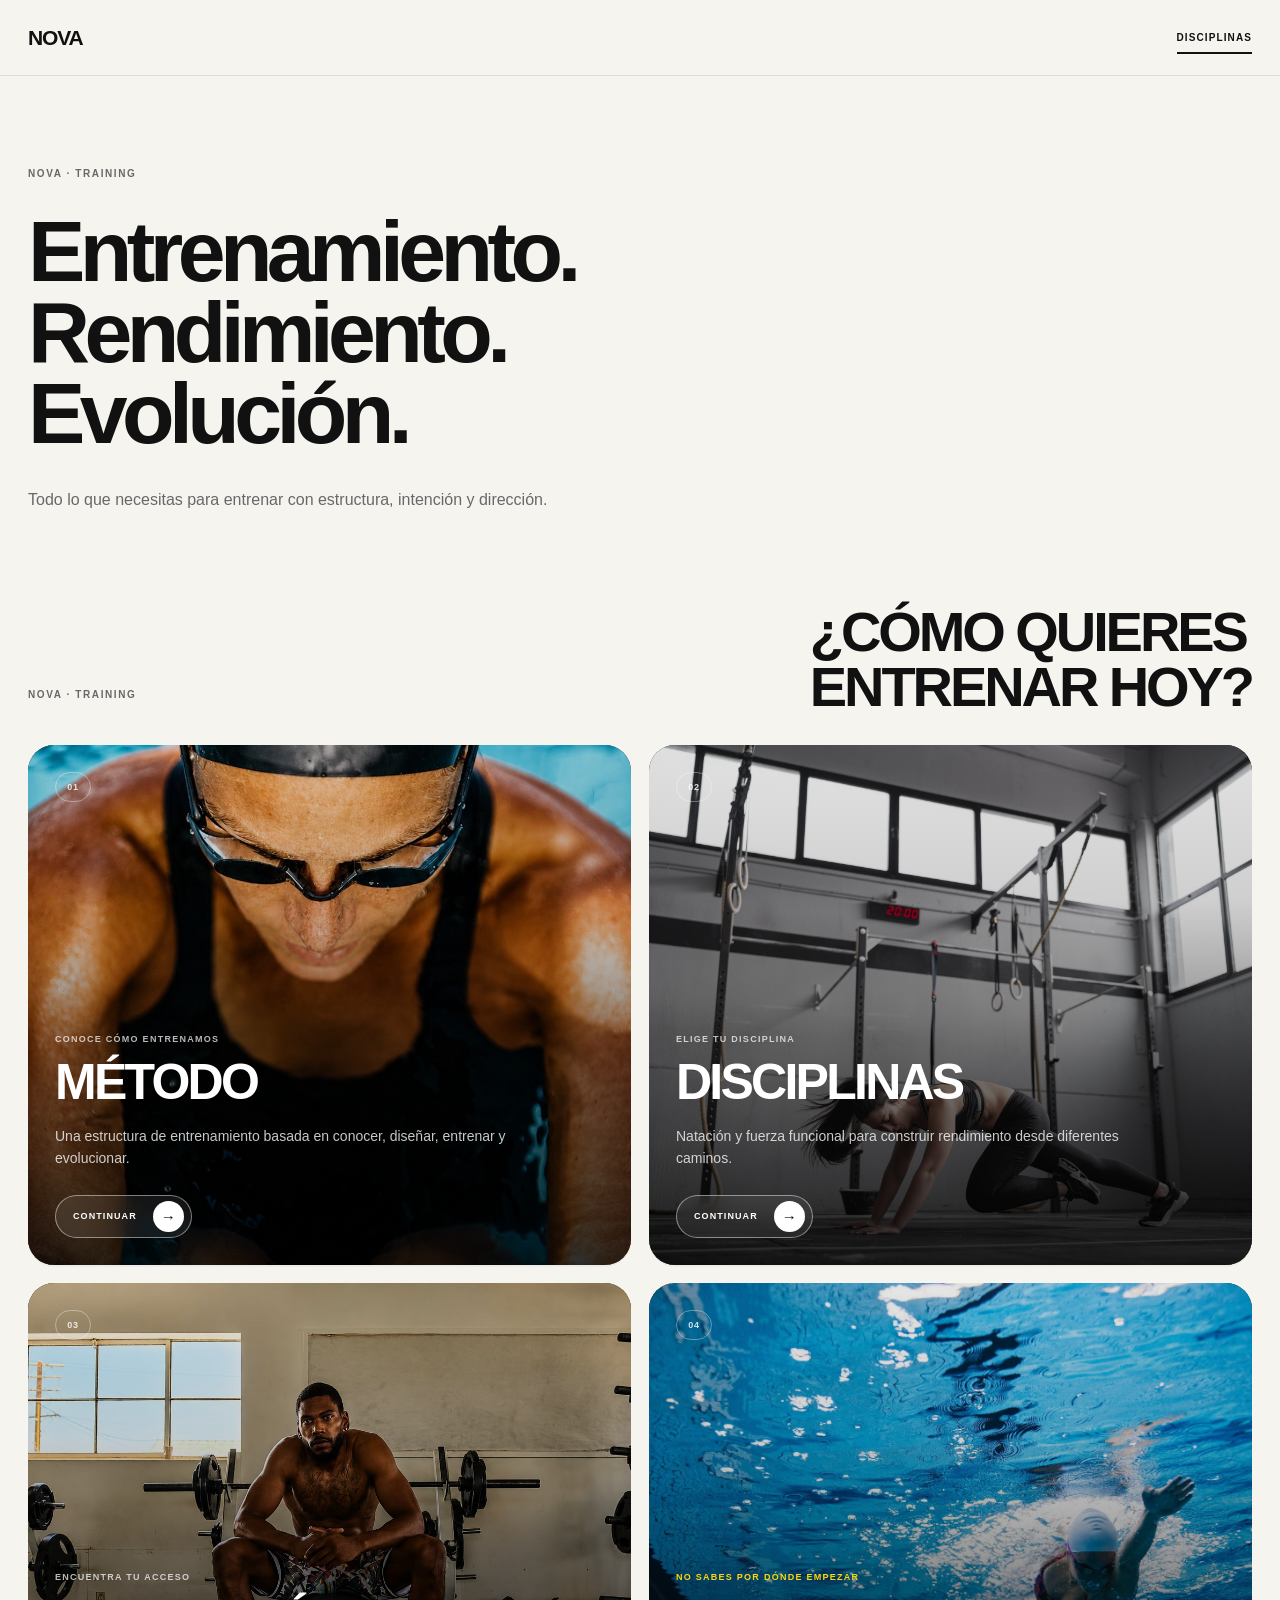
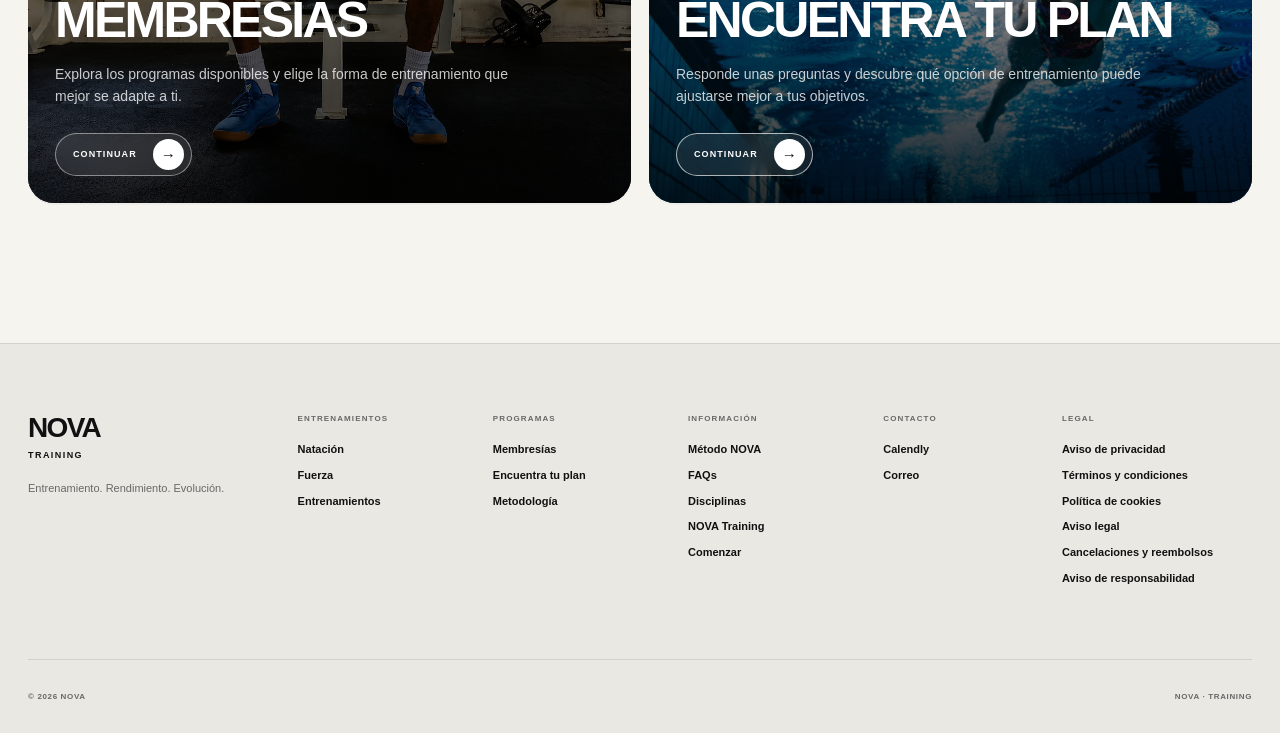
<file: index.html>
<!DOCTYPE html>
<html lang="es">

<head>

    <meta charset="UTF-8">

    <meta
        name="viewport"
        content="width=device-width, initial-scale=1.0"
    >

    <title>NOVA · Training</title>

    <link
        rel="stylesheet"
        href="css/index.css"
    >

</head>

<body>

    <!-- =====================================================
         NOVA · PAGE TRANSITION
    ====================================================== -->

    <div
        class="nova-page-transition"
        id="novaPageTransition"
        aria-hidden="true"
    >

        <div class="nova-page-transition-inner">

            <span class="nova-page-transition-brand">
                NOVA
            </span>

            <span class="nova-page-transition-line"></span>

            <span
                class="nova-page-transition-label"
                id="novaPageTransitionLabel"
            >
                CARGANDO
            </span>

        </div>

    </div>


    <!-- =====================================================
         NOVA · HEADER
    ====================================================== -->

    <header
        class="nova-top"
        id="top"
    >

        <div class="nova-top-inner">

            <a
                href="index.html"
                class="nova-brand"
                aria-label="NOVA · Inicio"
            >
                NOVA
            </a>

            <nav
                class="nova-desktop-nav"
                aria-label="Navegación principal"
            >

                <a
                    href="training.html"
                    class="nova-nav-link is-active"
                >
                    DISCIPLINAS
                </a>

            </nav>

            <button
                type="button"
                class="nova-menu-button"
                id="novaMenuButton"
                aria-label="Abrir menú"
                aria-expanded="false"
                aria-controls="novaMenu"
            >

                <span></span>
                <span></span>

            </button>

        </div>

    </header>


    <!-- =====================================================
         NOVA · MOBILE MENU
    ====================================================== -->

    <div
        class="nova-menu-overlay"
        id="novaMenuOverlay"
        aria-hidden="true"
    ></div>

    <aside
        class="nova-menu"
        id="novaMenu"
        aria-hidden="true"
    >

        <div class="nova-menu-inner">

            <div class="nova-menu-top">

                <span class="nova-menu-label">
                    NOVA
                </span>

                <button
                    type="button"
                    class="nova-menu-close"
                    id="novaMenuClose"
                    aria-label="Cerrar menú"
                >
                    ×
                </button>

            </div>

            <nav
                class="nova-menu-links"
                aria-label="Menú móvil"
            >

                <a
                    href="index.html"
                    class="nova-menu-link"
                >
                    <span>01</span>
                    <strong>NOVA</strong>
                </a>

                <a
                    href="training.html"
                    class="nova-menu-link nova-page-link is-active"
                    data-page-title="DISCIPLINAS"
                >
                    <span>02</span>
                    <strong>DISCIPLINAS</strong>
                </a>

                <a
                    href="#novaMemberships"
                    class="nova-menu-link js-open-memberships"
                >
                    <span>03</span>
                    <strong>MEMBRESÍAS</strong>
                </a>

                <a
                    href="#novaPlan"
                    class="nova-menu-link js-open-survey"
                >
                    <span>04</span>
                    <strong>PLAN</strong>
                </a>

            </nav>

        </div>

    </aside>


    <!-- =====================================================
         NOVA · MAIN
    ====================================================== -->

    <main
        class="nova-page nova-training-page"
        id="principalPage"
    >

        <div class="nova-container">


            <!-- =================================================
                 01 · NOVA TRAINING
            ================================================== -->

            <section
                class="nova-training-hero"
                aria-labelledby="trainingTitle"
            >

                <div class="nova-section-eyebrow">
                    NOVA · TRAINING
                </div>

                <h1
                    class="nova-training-title"
                    id="trainingTitle"
                >
                    Entrenamiento.<br>
                    Rendimiento.<br>
                    Evolución.
                </h1>

                <p class="nova-training-intro">
                    Todo lo que necesitas para entrenar con estructura,
                    intención y dirección.
                </p>

            </section>


            <!-- =================================================
                 02 · TRAINING NAVIGATION
            ================================================== -->

            <section
                class="nova-training-navigation"
                aria-labelledby="trainingNavigationTitle"
            >

                <div class="nova-training-navigation-header">

                    <div class="nova-section-eyebrow">
                        NOVA · TRAINING
                    </div>

                    <h2
                        class="nova-training-navigation-title"
                        id="trainingNavigationTitle"
                    >
                        ¿CÓMO QUIERES<br>
                        ENTRENAR HOY?
                    </h2>

                </div>


                <!-- =============================================
                     FOUR MAIN CARDS
                ============================================== -->

                <div class="nova-training-cards">


                    <!-- =========================================
                         CARD 01 · MÉTODO
                    ========================================== -->

                    <a
                        href="#novaMethod"
                        class="nova-training-card js-open-method"
                        data-page-title="MÉTODO NOVA"
                    >

                        <div
                            class="nova-training-card-image"
                            style="background-image: url('img/WhatsApp\ Image\ 2.jpeg');"
                        ></div>

                        <div class="nova-training-card-overlay"></div>

                        <div class="nova-training-card-top">

                            <span class="nova-training-card-number">
                                01
                            </span>

                        </div>

                        <div class="nova-training-card-content">

                            <span class="nova-training-card-label">
                                CONOCE CÓMO ENTRENAMOS
                            </span>

                            <h3>
                                MÉTODO<br>
                                
                            </h3>

                            <p>
                                Una estructura de entrenamiento basada
                                en conocer, diseñar, entrenar y evolucionar.
                            </p>

                            <span class="nova-training-card-button">
                                CONTINUAR
                                <span>→</span>
                            </span>

                        </div>

                    </a>


                    <!-- =========================================
                         CARD 02 · DISCIPLINAS
                         SIN TRANSICIÓN DE PÁGINA
                    ========================================== -->

                    <a
                        href="#novaDisciplines"
                        class="nova-training-card js-open-disciplines"
                        data-page-title="DISCIPLINAS"
                    >

                        <div
                            class="nova-training-card-image"
                            style="background-image: url('img/HIT.jpg');"
                        ></div>

                        <div class="nova-training-card-overlay"></div>

                        <div class="nova-training-card-top">

                            <span class="nova-training-card-number">
                                02
                            </span>

                        </div>

                        <div class="nova-training-card-content">

                            <span class="nova-training-card-label">
                                ELIGE TU DISCIPLINA
                            </span>

                            <h3>
                                DISCIPLINAS<br>
                                
                            </h3>

                            <p>
                                Natación y fuerza funcional para construir
                                rendimiento desde diferentes caminos.
                            </p>

                            <span class="nova-training-card-button">
                                CONTINUAR
                                <span>→</span>
                            </span>

                        </div>

                    </a>


                    <!-- =========================================
                         CARD 03 · MEMBRESÍAS
                    ========================================== -->

                    <a
                        href="#novaMemberships"
                        class="nova-training-card js-open-memberships"
                        data-page-title="MEMBRESÍAS"
                    >

                        <div
                            class="nova-training-card-image"
                            style="background-image: url('img/WhatsApp\ Image\ 3.jpeg');"
                        ></div>

                        <div class="nova-training-card-overlay"></div>

                        <div class="nova-training-card-top">

                            <span class="nova-training-card-number">
                                03
                            </span>

                        </div>

                        <div class="nova-training-card-content">

                            <span class="nova-training-card-label">
                                ENCUENTRA TU ACCESO
                            </span>

                            <h3>
                                MEMBRESÍAS<br>
                                
                            </h3>

                            <p>
                                Explora los programas disponibles y elige
                                la forma de entrenamiento que mejor se adapte
                                a ti.
                            </p>

                            <span class="nova-training-card-button">
                                CONTINUAR
                                <span>→</span>
                            </span>

                        </div>

                    </a>


                    <!-- =========================================
                         CARD 04 · ENCUENTRA TU PLAN
                    ========================================== -->

                    <a
                        href="#novaPlan"
                        class="nova-training-card nova-training-card-featured js-open-survey"
                        data-page-title="PLAN"
                    >

                        <div
                            class="nova-training-card-image"
                            style="background-image: url('img/chaps.22.JPG');"
                        ></div>

                        <div class="nova-training-card-overlay"></div>

                        <div class="nova-training-card-top">

                            <span class="nova-training-card-number">
                                04
                            </span>

                        </div>

                        <div class="nova-training-card-content">

                            <span class="nova-training-card-label">
                                NO SABES POR DÓNDE EMPEZAR
                            </span>

                            <h3>
                                ENCUENTRA TU PLAN<br>
                                
                            </h3>

                            <p>
                                Responde unas preguntas y descubre qué opción
                                de entrenamiento puede ajustarse mejor a tus
                                objetivos.
                            </p>

                            <span class="nova-training-card-button">
                                CONTINUAR
                                <span>→</span>
                            </span>

                        </div>

                    </a>


                </div>

            </section>


        </div>

    </main>


    <!-- =====================================================
         NOVA · FOOTER
    ====================================================== -->

    <footer class="nova-footer">

        <div class="nova-footer-inner">

            <div class="nova-footer-brand">

                <a
                    href="index.html#top"
                    class="nova-footer-logo"
                >
                    NOVA
                </a>

                <p>
                    TRAINING
                </p>

                <span>
                    Entrenamiento. Rendimiento. Evolución.
                </span>

            </div>


            <div class="nova-footer-column">

                <h3>
                    ENTRENAMIENTOS
                </h3>

                <a href="training.html">
                    Natación
                </a>

                <a href="training.html">
                    Fuerza
                </a>

                <a href="training.html">
                    Entrenamientos
                </a>

            </div>


            <div class="nova-footer-column">

                <h3>
                    PROGRAMAS
                </h3>

                <a
                    href="#novaMemberships"
                    class="js-open-memberships"
                >
                    Membresías
                </a>

                <a
                    href="#novaPlan"
                    class="js-open-survey"
                >
                    Encuentra tu plan
                </a>

                <a
                    href="#novaMethod"
                    class="js-open-method"
                >
                    Metodología
                </a>

            </div>


            <div class="nova-footer-column">

                <h3>
                    INFORMACIÓN
                </h3>

                <a
                    href="#novaMethod"
                    class="js-open-method"
                >
                    Método NOVA
                </a>

                <a
                    href="#novaFaq"
                    class="js-open-faq"
                >
                    FAQs
                </a>

                <a href="training.html">
                    Disciplinas
                </a>

                <a href="training.html">
                    NOVA Training
                </a>

                <a
                    href="#novaPlan"
                    class="js-open-survey"
                >
                    Comenzar
                </a>

            </div>


            <div class="nova-footer-column">

                <h3>
                    CONTACTO
                </h3>

<a
    href="https://calendly.com/alancoach8/nueva-reunion"
    target="_blank"
    rel="noopener noreferrer"
>
    Calendly
</a>

                <a href="mailto:hola@nova.training">
                    Correo
                </a>

            </div>


            <!-- =================================================
                 LEGAL
            ================================================== -->

            <div class="nova-footer-column">

                <h3>
                    LEGAL
                </h3>

                <a
                    href="#novaLegal"
                    class="js-open-legal"
                    data-legal="privacy"
                >
                    Aviso de privacidad
                </a>

                <a
                    href="#novaLegal"
                    class="js-open-legal"
                    data-legal="terms"
                >
                    Términos y condiciones
                </a>

                <a
                    href="#novaLegal"
                    class="js-open-legal"
                    data-legal="cookies"
                >
                    Política de cookies
                </a>

                <a
                    href="#novaLegal"
                    class="js-open-legal"
                    data-legal="notice"
                >
                    Aviso legal
                </a>

                <a
                    href="#novaLegal"
                    class="js-open-legal"
                    data-legal="cancellations"
                >
                    Cancelaciones y reembolsos
                </a>

                <a
                    href="#novaLegal"
                    class="js-open-legal"
                    data-legal="responsibility"
                >
                    Aviso de responsabilidad
                </a>

            </div>

        </div>


        <div class="nova-footer-bottom">

            <span>
                © 2026 NOVA
            </span>

            <span>
                NOVA · TRAINING
            </span>

        </div>

    </footer>


    <!-- =====================================================
         NOVA · MODAL GLOBAL
    ====================================================== -->

    <div
        class="nova-modal"
        id="novaModal"
        aria-hidden="true"
    >

        <div
            class="nova-modal-backdrop"
            data-modal-close
        ></div>


        <div
            class="nova-modal-dialog"
            role="dialog"
            aria-modal="true"
            aria-labelledby="novaModalTitle"
        >

            <button
                type="button"
                class="nova-modal-close"
                id="novaModalClose"
                aria-label="Cerrar"
            >
                ×
            </button>


            <div
                class="nova-modal-content"
                id="novaModalContent"
            ></div>

        </div>

    </div>


    <!-- =====================================================
         NOVA · JAVASCRIPT
         MENÚ + TRANSICIONES + MODALES + ENCUESTA + LEGAL + FAQ
    ====================================================== -->

    <script>

        document.addEventListener(
            "DOMContentLoaded",
            function () {


                /* =================================================
                   ELEMENTOS GENERALES
                ================================================== */

                const menuButton =
                    document.getElementById(
                        "novaMenuButton"
                    );

                const menu =
                    document.getElementById(
                        "novaMenu"
                    );

                const menuOverlay =
                    document.getElementById(
                        "novaMenuOverlay"
                    );

                const menuClose =
                    document.getElementById(
                        "novaMenuClose"
                    );


                const pageTransition =
                    document.getElementById(
                        "novaPageTransition"
                    );

                const pageTransitionLabel =
                    document.getElementById(
                        "novaPageTransitionLabel"
                    );


                const pageLinks =
                    document.querySelectorAll(
                        ".nova-page-link"
                    );


                const modal =
                    document.getElementById(
                        "novaModal"
                    );

                const modalContent =
                    document.getElementById(
                        "novaModalContent"
                    );

                const modalClose =
                    document.getElementById(
                        "novaModalClose"
                    );


                /*
                 * RESPUESTAS DE "TU PLAN"
                 *
                 * Se mantienen únicamente en memoria durante
                 * esta visita. No modifica la encuesta ni su flujo.
                 */

                let NOVA_SURVEY_ANSWERS = null;


                /* =================================================
                   MENÚ
                ================================================== */

                function openMenu() {

                    if (
                        !menu ||
                        !menuButton
                    ) {
                        return;
                    }


                    menu.classList.add(
                        "is-open"
                    );


                    if (menuOverlay) {

                        menuOverlay.classList.add(
                            "is-open"
                        );

                    }


                    menuButton.classList.add(
                        "is-open"
                    );


                    menuButton.setAttribute(
                        "aria-expanded",
                        "true"
                    );


                    menu.setAttribute(
                        "aria-hidden",
                        "false"
                    );


                    if (menuOverlay) {

                        menuOverlay.setAttribute(
                            "aria-hidden",
                            "false"
                        );

                    }


                    document.body.classList.add(
                        "nova-menu-open"
                    );

                }


                function closeMenu() {

                    if (
                        !menu ||
                        !menuButton
                    ) {
                        return;
                    }


                    menu.classList.remove(
                        "is-open"
                    );


                    if (menuOverlay) {

                        menuOverlay.classList.remove(
                            "is-open"
                        );

                    }


                    menuButton.classList.remove(
                        "is-open"
                    );


                    menuButton.setAttribute(
                        "aria-expanded",
                        "false"
                    );


                    menu.setAttribute(
                        "aria-hidden",
                        "true"
                    );


                    if (menuOverlay) {

                        menuOverlay.setAttribute(
                            "aria-hidden",
                            "true"
                        );

                    }


                    document.body.classList.remove(
                        "nova-menu-open"
                    );

                }


                if (menuButton) {

                    menuButton.addEventListener(
                        "click",
                        function () {

                            if (
                                menuButton.classList.contains(
                                    "is-open"
                                )
                            ) {

                                closeMenu();

                            } else {

                                openMenu();

                            }

                        }
                    );

                }


                if (menuClose) {

                    menuClose.addEventListener(
                        "click",
                        closeMenu
                    );

                }


                if (menuOverlay) {

                    menuOverlay.addEventListener(
                        "click",
                        closeMenu
                    );

                }


                /* =================================================
                   TRANSICIÓN DE PÁGINA
                ================================================== */

                function startPageTransition(
                    link
                ) {

                    if (!link) {
                        return;
                    }


                    const destination =
                        link.getAttribute(
                            "href"
                        );


                    if (
                        !destination ||
                        destination === "#" ||
                        destination.startsWith(
                            "javascript:"
                        )
                    ) {
                        return;
                    }


                    const title =
                        link.getAttribute(
                            "data-page-title"
                        ) || "NOVA";


                    if (pageTransitionLabel) {

                        pageTransitionLabel.textContent =
                            title;

                    }


                    document.body.classList.add(
                        "nova-page-changing"
                    );


                    if (pageTransition) {

                        pageTransition.classList.add(
                            "is-active"
                        );

                    }


                    window.setTimeout(
                        function () {

                            window.location.href =
                                destination;

                        },
                        650
                    );

                }


                pageLinks.forEach(
                    function (link) {

                        link.addEventListener(
                            "click",
                            function (event) {

                                if (
                                    event.ctrlKey ||
                                    event.metaKey ||
                                    event.shiftKey ||
                                    event.altKey ||
                                    event.button !== 0
                                ) {

                                    return;

                                }


                                event.preventDefault();


                                closeMenu();


                                startPageTransition(
                                    link
                                );

                            }
                        );

                    }
                );


                /* =================================================
                   MODAL
                ================================================== */

                function openModal(
                    html
                ) {

                    if (
                        !modal ||
                        !modalContent
                    ) {
                        return;
                    }


                    modalContent.innerHTML =
                        html;


                    modal.classList.add(
                        "is-open"
                    );


                    modal.setAttribute(
                        "aria-hidden",
                        "false"
                    );


                    document.body.classList.add(
                        "nova-modal-open"
                    );

                }


                function closeModal() {

                    if (!modal) {
                        return;
                    }


                    modal.classList.remove(
                        "is-open"
                    );


                    modal.setAttribute(
                        "aria-hidden",
                        "true"
                    );


                    document.body.classList.remove(
                        "nova-modal-open"
                    );

                }


                if (modalClose) {

                    modalClose.addEventListener(
                        "click",
                        closeModal
                    );

                }


                if (modal) {

                    modal.addEventListener(
                        "click",
                        function (event) {

                            if (
                                event.target.hasAttribute(
                                    "data-modal-close"
                                )
                            ) {

                                closeModal();

                            }

                        }
                    );

                }


                /* =================================================
                   DISCIPLINAS NOVA
                ================================================== */

                const disciplinesHTML = `

                    <div class="nova-modal-eyebrow">
                        NOVA · DISCIPLINAS
                    </div>


                    <h2 id="novaModalTitle">
                        Elige tu disciplina.
                    </h2>


                    <div class="nova-modal-text">

                        <p>
                            Entrena desde el camino que mejor se adapte
                            a tus objetivos y construye rendimiento con
                            una estructura clara.
                        </p>

                    </div>


                    <div class="nova-modal-list">

                        <div class="nova-modal-list-item">

                            <span>
                                01
                            </span>

                            <strong>
                                NATACIÓN
                            </strong>

                        </div>


                        <div class="nova-modal-text">

                            <p>
                                Técnica, resistencia, ritmo y eficiencia.
                                Trabajamos los diferentes estilos para mejorar
                                la coordinación, el control corporal y la capacidad
                                de nadar mejor durante más tiempo.
                            </p>

                        </div>


                        <div class="nova-modal-list-item">

                            <span>
                                02
                            </span>

                            <strong>
                                AGUAS ABIERTAS
                            </strong>

                        </div>


                        <div class="nova-modal-text">

                            <p>
                                Nadar fuera de la piscina requiere adaptarse al entorno.
                                Entrenamos orientación, respiración, ritmo, resistencia
                                y capacidad para responder al oleaje, corriente y distancia.
                            </p>

                        </div>


                        <div class="nova-modal-list-item">

                            <span>
                                03
                            </span>

                            <strong>
                                FUERZA
                            </strong>

                        </div>


                        <div class="nova-modal-text">

                            <p>
                                Desarrollamos fuerza dentro y fuera del agua.
                                En el agua, para mejorar la brazada, posición y propulsión;
                                fuera del agua, para construir potencia, estabilidad,
                                resistencia y control.
                            </p>

                        </div>

                    </div>


                    <div class="nova-modal-footer-action">

                        <a
                            href="training.html"
                            class="nova-modal-action js-go-training-direct"
                        >
                            IR A TRAINING

                            <span aria-hidden="true">
                                →
                            </span>

                        </a>

                    </div>

                `;


                document
                    .querySelectorAll(
                        ".js-open-disciplines"
                    )
                    .forEach(
                        function (link) {

                            link.addEventListener(
                                "click",
                                function (event) {

                                    event.preventDefault();

                                    closeMenu();

                                    openModal(
                                        disciplinesHTML
                                    );

                                }
                            );

                        }
                    );


                document.addEventListener(
                    "click",
                    function (event) {

                        const trainingButton =
                            event.target.closest(
                                ".js-go-training-direct"
                            );


                        if (!trainingButton) {
                            return;
                        }


                        event.preventDefault();


                        closeModal();


                        window.location.href =
                            "training.html";

                    }
                );


                /* =================================================
                   MÉTODO NOVA
                ================================================== */

                const methodHTML = `

                    <div class="nova-modal-eyebrow">
                        NOVA · MÉTODO
                    </div>


                    <h2 id="novaModalTitle">
                        No improvisamos.<br>
                        Construimos.
                    </h2>


                    <div class="nova-modal-text">

                        <p>
                            La metodología NOVA parte de entender
                            dónde estás, qué quieres conseguir y qué
                            necesitas para avanzar.
                        </p>

                        <p>
                            A partir de ahí construimos una estructura
                            de entrenamiento que pueda evolucionar
                            contigo.
                        </p>

                    </div>


                    <!-- =================================================
                         IMÁGENES · MÉTODO NOVA
                    ================================================== -->

                    <div class="nova-method-images">

                        <div class="nova-method-image">

                            <img
                                src="img/ANALIZAR.jpeg"
                                alt="Entrenamiento NOVA"
                            >

                        </div>


                        <div class="nova-method-image">

                            <img
                                src="img/ANALIZAR 2.jpeg"
                                alt="Proceso de entrenamiento NOVA"
                            >

                        </div>

                    </div>


                    <div class="nova-modal-list">

                        <div class="nova-modal-list-item">

                            <span></span>

                            <strong>
                                CONOCEMOS
                            </strong>

                        </div>


                        <div class="nova-modal-list-item">

                            <span>></span>

                            <strong>
                                DISEÑAMOS
                            </strong>

                        </div>


                        <div class="nova-modal-list-item">

                            <span>></span>

                            <strong>
                                ENTRENAMOS
                            </strong>

                        </div>


                        <div class="nova-modal-list-item">

                            <span>></span>

                            <strong>
                                EVOLUCIONAMOS
                            </strong>

                        </div>

                    </div>


                    <div class="nova-modal-text">

                        <p>
                            Cada etapa tiene un propósito: conocer tu
                            punto de partida, diseñar el trabajo,
                            ejecutarlo con intención y ajustar el proceso
                            conforme evolucionas.
                        </p>

                    </div>


                    <button
                        type="button"
                        class="nova-modal-action js-modal-go-training"
                    >
                        VER ENTRENAMIENTOS

                        <span aria-hidden="true">
                            →
                        </span>

                    </button>

                `;


                document
                    .querySelectorAll(
                        ".js-open-method"
                    )
                    .forEach(
                        function (link) {

                            link.addEventListener(
                                "click",
                                function (event) {

                                    event.preventDefault();

                                    closeMenu();

                                    openModal(
                                        methodHTML
                                    );

                                }
                            );

                        }
                    );


                document.addEventListener(
                    "click",
                    function (event) {

                        const button =
                            event.target.closest(
                                ".js-modal-go-training"
                            );


                        if (!button) {
                            return;
                        }


                        closeModal();


                        window.setTimeout(
                            function () {

                                startPageTransition(
                                    {
                                        getAttribute: function (
                                            attribute
                                        ) {

                                            if (
                                                attribute ===
                                                "href"
                                            ) {

                                                return "training.html";

                                            }


                                            if (
                                                attribute ===
                                                "data-page-title"
                                            ) {

                                                return "DISCIPLINAS";

                                            }


                                            return null;

                                        }
                                    }
                                );

                            },
                            250
                        );

                    }
                );


                /* =================================================
                   MEMBRESÍAS
                ================================================== */

                const NOVA_MEMBERSHIPS = [

                    {

                        number:
                            "01",

                        category:
                            "NATACIÓN",

                        title:
                            "BASE",

                        price:
                            "$999",

                        description:
                            "Construye una base sólida de técnica, resistencia y adaptación dentro del agua.",

                        details: [

                            "Técnica",
                            "Resistencia",
                            "Ritmos",
                            "Adaptación",
                            "Progresión",
                            "Seguimiento"

                        ]

                    },


                    {

                        number:
                            "02",

                        category:
                            "NATACIÓN",

                        title:
                            "RENDIMIENTO",

                        price:
                            "$1,499",

                        description:
                            "Entrena para mejorar técnica, ritmos, resistencia y capacidad de rendimiento en alberca y/o aguas abiertas.",

                        details: [

                            "Eficiencia técnica",
                            "Ritmo",
                            "Velocidad",
                            "Resistencia",
                            "Carga",
                            "Adaptación",
                            "Seguimiento"

                        ]

                    },


                    {

                        number:
                            "03",

                        category:
                            "FUERA DEL AGUA",

                        title:
                            "FUERZA",

                        price:
                            "$499",

                        description:
                            "Desarrolla capacidad física, acondicionamiento y fuerza para complementar tu entrenamiento.",

                        details: [

                            "Fuerza general",
                            "Progresión",
                            "Capacidad física",
                            "Control de carga",
                            "Complemento",
                            "Seguimiento"

                        ]

                    }

                ];


                function membershipsHTML() {

                    return `

                        <div class="nova-modal-eyebrow">
                            NOVA · MEMBRESÍAS
                        </div>


                        <h2 id="novaModalTitle">
                            Encuentra tu punto de partida.
                        </h2>


                        <div class="nova-modal-text">

                            <p>
                                Elige la estructura que mejor se adapte
                                a lo que quieres trabajar.
                            </p>

                        </div>


                        <div class="nova-modal-memberships">

                            ${NOVA_MEMBERSHIPS
                                .map(
                                    function (
                                        membership,
                                        index
                                    ) {

                                        return `

                                            <article
                                                class="nova-modal-membership"
                                            >

                                                <div class="nova-modal-membership-top">

                                                    <span>
                                                        ${membership.number}
                                                    </span>

                                                    <small>
                                                        ${membership.category}
                                                    </small>

                                                </div>


                                                <div class="nova-modal-membership-main">

                                                    <h3>
                                                        ${membership.title}
                                                    </h3>

                                                    <p>
                                                        ${membership.description}
                                                    </p>

                                                </div>


                                                <div class="nova-modal-membership-bottom">

                                                    <strong>
                                                        ${membership.price}
                                                    </strong>

                                                    <button
                                                        type="button"
                                                        class="nova-modal-membership-button"
                                                        data-membership-index="${index}"
                                                    >
                                                        CONOCER
                                                        <span>
                                                            →
                                                        </span>
                                                    </button>

                                                </div>

                                            </article>

                                        `;

                                    }
                                )
                                .join("")}

                        </div>


                        <button
                            type="button"
                            class="nova-modal-action js-open-survey"
                        >
                            NO SÉ QUÉ ELEGIR
                            <span aria-hidden="true">
                                →
                            </span>
                        </button>

                    `;

                }


                function openMemberships() {

                    closeMenu();

                    openModal(
                        membershipsHTML()
                    );

                }


                document
                    .querySelectorAll(
                        ".js-open-memberships"
                    )
                    .forEach(
                        function (link) {

                            link.addEventListener(
                                "click",
                                function (event) {

                                    event.preventDefault();

                                    openMemberships();

                                }
                            );

                        }
                    );


                document.addEventListener(
                    "click",
                    function (event) {

                        const membershipButton =
                            event.target.closest(
                                ".nova-modal-membership-button"
                            );


                        if (
                            membershipButton
                        ) {

                            const index =
                                Number(
                                    membershipButton.dataset
                                        .membershipIndex
                                );


                            const membership =
                                NOVA_MEMBERSHIPS[index];


                            if (membership) {

                                openMembershipDetail(
                                    membership
                                );

                            }


                            return;

                        }


                        const surveyButton =
                            event.target.closest(
                                ".js-open-survey"
                            );


                        if (
                            surveyButton &&
                            !surveyButton.classList.contains(
                                "nova-nav-link"
                            )
                        ) {

                            event.preventDefault();

                            openSurvey();

                        }

                    }
                );


                function openMembershipDetail(
                    membership
                ) {

                    let whatsappMessage =
                        "Hola NOVA, quiero conocer el plan " +
                        membership.title +
                        " de " +
                        membership.price +
                        ".";


                    /*
                     * Si el usuario llegó desde "TU PLAN",
                     * agregamos únicamente sus respuestas al mensaje.
                     */

                    if (NOVA_SURVEY_ANSWERS) {

                        whatsappMessage +=
                            "\n\nMIS RESPUESTAS DE TU PLAN:";


                        whatsappMessage +=
                            "\n• Disciplina: " +
                            NOVA_SURVEY_ANSWERS.disciplina;


                        whatsappMessage +=
                            "\n• Objetivo: " +
                            NOVA_SURVEY_ANSWERS.objetivo;


                        whatsappMessage +=
                            "\n• Nivel: " +
                            NOVA_SURVEY_ANSWERS.nivel;


                        whatsappMessage +=
                            "\n• Experiencia: " +
                            NOVA_SURVEY_ANSWERS.experiencia;


                        whatsappMessage +=
                            "\n• Disponibilidad: " +
                            NOVA_SURVEY_ANSWERS.disponibilidad;


                        whatsappMessage +=
                            "\n• Distancia más larga: " +
                            NOVA_SURVEY_ANSWERS.distancia;


                        whatsappMessage +=
                            "\n• Modalidad: " +
                            NOVA_SURVEY_ANSWERS.modalidad;


                        whatsappMessage +=
                            "\n\nPLAN RECOMENDADO: " +
                            NOVA_SURVEY_ANSWERS.plan;


                        /*
                         * Si el usuario respondió las preguntas
                         * específicas de FUERZA, también se agregan
                         * al mensaje de WhatsApp.
                         */

                        if (
                            NOVA_SURVEY_ANSWERS.forceAnswers
                        ) {

                            whatsappMessage +=
                                "\n\nRESPUESTAS DE FUERZA:";


                            whatsappMessage +=
                                "\n• Qué falta dentro del agua: " +
                                (
                                    NOVA_SURVEY_ANSWERS
                                        .forceAnswers
                                        .force_need ||
                                    "No especificado"
                                );


                            whatsappMessage +=
                                "\n• Apoyo dentro de la natación: " +
                                (
                                    NOVA_SURVEY_ANSWERS
                                        .forceAnswers
                                        .force_support ||
                                    "No especificado"
                                );


                            whatsappMessage +=
                                "\n• Entrenamiento actual fuera del agua: " +
                                (
                                    NOVA_SURVEY_ANSWERS
                                        .forceAnswers
                                        .force_current ||
                                    "No especificado"
                                );

                        }

                    }


                    const html = `

                        <div class="nova-modal-eyebrow">
                            NOVA · ${membership.category}
                        </div>


                        <h2 id="novaModalTitle">
                            ${membership.title}
                        </h2>


                        <div class="nova-modal-text">

                            <p>
                                ${membership.description}
                            </p>

                        </div>


                        <div class="nova-modal-list">

                            ${membership.details
                                .map(
                                    function (
                                        detail,
                                        index
                                    ) {

                                        return `

                                            <div class="nova-modal-list-item">

                                                <span>
                                                    ${String(
                                                        index + 1
                                                    ).padStart(
                                                        2,
                                                        "0"
                                                    )}
                                                </span>

                                                <strong>
                                                    ${detail}
                                                </strong>

                                            </div>

                                        `;

                                    }
                                )
                                .join("")}

                        </div>


                        <div class="nova-plan-investment">

                            <span>
                                INVERSIÓN
                            </span>

                            <strong>
                                ${membership.price}
                            </strong>

                        </div>


                        <a
                            href="https://wa.me/525612584271?text=${encodeURIComponent(
                                whatsappMessage
                            )}"
                            target="_blank"
                            rel="noopener noreferrer"
                            class="nova-modal-action"
                        >
                            QUIERO ESTE PLAN
                            <span aria-hidden="true">
                                →
                            </span>
                        </a>

                    `;


                    openModal(
                        html
                    );

                }


                /* =================================================
                   FAQ NOVA
                ================================================== */

                const NOVA_FAQ_CONTENT = [

                    {

                        question:
                            "¿Necesito experiencia para comenzar?",

                        answer:
                            "No es indispensable. NOVA cuenta con diferentes estructuras de entrenamiento que pueden adaptarse a distintos niveles de experiencia y objetivos."

                    },


                    {

                        question:
                            "¿Qué disciplinas incluye NOVA?",

                        answer:
                            "NOVA integra tres áreas de entrenamiento: natación, fuerza y HIT. Dependiendo del programa elegido, puedes trabajar una disciplina o combinar diferentes estímulos."

                    },


                    {

                        question:
                            "¿Puedo combinar natación con fuerza?",

                        answer:
                            "Sí. El programa POTENCIA combina natación y fuerza dentro de una misma estructura, buscando que ambas áreas trabajen de forma complementaria."

                    },


                    {

                        question:
                            "¿Qué programa debo elegir?",

                        answer:
                            "Depende de tu objetivo. EVOLUCIÓN está orientado al desarrollo de la natación; POTENCIA combina natación y fuerza; FUERA DEL AGUA integra HIT y fuerza; y FUERZA se centra exclusivamente en el desarrollo de fuerza."

                    },


                    {

                        question:
                            "¿Cómo se realiza el seguimiento?",

                        answer:
                            "El nivel de seguimiento depende del programa contratado. Puede incluir comunicación directa, ajustes de entrenamiento, revisión del progreso y videollamadas de acuerdo con el nivel de atención correspondiente."

                    },


                    {

                        question:
                            "¿Se utilizan videollamadas?",

                        answer:
                            "Sí. Los programas que incluyen videollamadas cuentan con sesiones de seguimiento destinadas a revisar el proceso, resolver dudas y realizar los ajustes necesarios."

                    },


                    {

                        question:
                            "¿Cómo funciona el análisis de video?",

                        answer:
                            "En los programas que incluyen análisis de video, se revisan aspectos técnicos del movimiento para identificar oportunidades de mejora y proporcionar correcciones específicas."

                    },


                    {

                        question:
                            "¿Puedo combinar el programa con mi entrenamiento actual?",

                        answer:
                            "Sí. La planificación puede considerar tu carga actual de entrenamiento para evitar estímulos innecesarios y mantener una progresión adecuada."

                    },


                    {

                        question:
                            "¿Qué pasa si no puedo cumplir todas las sesiones?",

                        answer:
                            "El programa puede ajustarse cuando existen cambios en tu disponibilidad. Se priorizan los estímulos más importantes para mantener la continuidad del proceso."

                    },


                    {

                        question:
                            "¿Cómo se realizan los ajustes?",

                        answer:
                            "Los ajustes se realizan considerando tu evolución, cumplimiento, disponibilidad y respuesta al entrenamiento. El nivel de atención varía según el programa elegido."

                    },


                    {

                        question:
                            "¿Puedo cambiar de programa posteriormente?",

                        answer:
                            "Sí. Si tus objetivos cambian o necesitas un nivel diferente de acompañamiento, podemos valorar el cambio hacia otro programa de NOVA."

                    },


                    {

                        question:
                            "¿Puede haber sesiones presenciales?",

                        answer:
                            "Esto depende de varios factores, como la zona en donde resides, la disponibilidad, las condiciones de la instalación y el espacio disponible dentro de la agenda."

                    }

                ];


                function openFAQ() {

                    closeMenu();


                    const faqHTML = `

                        <div class="nova-modal-eyebrow">
                            NOVA · INFORMACIÓN
                        </div>


                        <h2 id="novaModalTitle">
                            Preguntas frecuentes
                        </h2>


                        <div class="nova-modal-text">

                            <p>
                                Encuentra respuestas sobre los programas,
                                disciplinas y forma de trabajo de NOVA.
                            </p>

                        </div>


                        <div class="nova-faq-text">

                            <div class="nova-faq-list">

                                ${NOVA_FAQ_CONTENT
                                    .map(
                                        function (
                                            faq,
                                            index
                                        ) {

                                            return `

                                                <article
                                                    class="nova-faq-item"
                                                >

                                                    <button
                                                        type="button"
                                                        class="nova-faq-question"
                                                        aria-expanded="false"
                                                    >

                                                        <span>
                                                            ${String(
                                                                index + 1
                                                            ).padStart(
                                                                2,
                                                                "0"
                                                            )}
                                                            ·
                                                            ${faq.question}
                                                        </span>

                                                        <span
                                                            class="nova-faq-icon"
                                                            aria-hidden="true"
                                                        >
                                                            +
                                                        </span>

                                                    </button>


                                                    <div
                                                        class="nova-faq-answer"
                                                    >

                                                        <p>
                                                            ${faq.answer}
                                                        </p>

                                                    </div>

                                                </article>

                                            `;

                                        }
                                    )
                                    .join("")}

                            </div>


                            <div class="nova-faq-footer">

                                <span>
                                    NOVA · TRAINING
                                </span>

                                <span>
                                    Información
                                </span>

                            </div>

                        </div>

                    `;


                    openModal(
                        faqHTML
                    );


                    modalContent
                        .querySelectorAll(
                            ".nova-faq-question"
                        )
                        .forEach(
                            function (
                                questionButton
                            ) {

                                questionButton.addEventListener(
                                    "click",
                                    function () {

                                        const item =
                                            questionButton.closest(
                                                ".nova-faq-item"
                                            );


                                        if (!item) {
                                            return;
                                        }


                                        const isOpen =
                                            item.classList.contains(
                                                "is-open"
                                            );


                                        modalContent
                                            .querySelectorAll(
                                                ".nova-faq-item"
                                            )
                                            .forEach(
                                                function (
                                                    faqItem
                                                ) {

                                                    faqItem.classList.remove(
                                                        "is-open"
                                                    );


                                                    const button =
                                                        faqItem.querySelector(
                                                            ".nova-faq-question"
                                                        );


                                                    if (button) {

                                                        button.setAttribute(
                                                            "aria-expanded",
                                                            "false"
                                                        );

                                                    }

                                                }
                                            );


                                        if (!isOpen) {

                                            item.classList.add(
                                                "is-open"
                                            );


                                            questionButton.setAttribute(
                                                "aria-expanded",
                                                "true"
                                            );

                                        }

                                    }
                                );

                            }
                        );

                }


                document
                    .querySelectorAll(
                        ".js-open-faq"
                    )
                    .forEach(
                        function (link) {

                            link.addEventListener(
                                "click",
                                function (event) {

                                    event.preventDefault();

                                    openFAQ();

                                }
                            );

                        }
                    );


                /* =================================================
                   LEGAL NOVA
                ================================================== */

                const NOVA_LEGAL_CONTENT = {

                    privacy: {

                        eyebrow:
                            "NOVA · LEGAL",

                        title:
                            "Aviso de privacidad",

                        content: `

                            <div class="nova-legal-heading">
                                01 · Responsable
                            </div>

                            <p>
                                NOVA es responsable del tratamiento de los
                                datos personales que sean proporcionados
                                voluntariamente por los usuarios a través
                                de este sitio web, formularios, medios de
                                contacto o durante la contratación de sus
                                servicios.
                            </p>


                            <div class="nova-legal-heading">
                                02 · Datos que podemos recopilar
                            </div>

                            <p>
                                Dependiendo de la interacción que tengas
                                con NOVA, podremos solicitar información
                                necesaria para atender tu solicitud,
                                gestionar un programa o mantener la
                                comunicación relacionada con los servicios.
                            </p>


                            <ul class="nova-legal-list">

                                <li>
                                    Nombre y datos de contacto.
                                </li>

                                <li>
                                    Información relacionada con tus
                                    objetivos de entrenamiento.
                                </li>

                                <li>
                                    Información necesaria para organizar
                                    y dar seguimiento al servicio.
                                </li>

                                <li>
                                    Información que el usuario decida
                                    proporcionar voluntariamente.
                                </li>

                            </ul>


                            <div class="nova-legal-heading">
                                03 · Finalidades
                            </div>

                            <p>
                                Los datos podrán utilizarse para responder
                                solicitudes de información, gestionar
                                programas de entrenamiento, coordinar
                                comunicación, dar seguimiento al atleta,
                                procesar solicitudes relacionadas con los
                                servicios y mantener una relación adecuada
                                con los usuarios.
                            </p>


                            <div class="nova-legal-heading">
                                04 · Protección de la información
                            </div>

                            <p>
                                NOVA procurará implementar medidas
                                razonables para proteger la información
                                personal contra acceso, uso, alteración
                                o divulgación no autorizada.
                            </p>


                            <div class="nova-legal-heading">
                                05 · Derechos del usuario
                            </div>

                            <p>
                                El usuario podrá solicitar información
                                relacionada con el tratamiento de sus
                                datos personales y ejercer los derechos
                                que correspondan conforme a la legislación
                                aplicable.
                            </p>


                            <div class="nova-legal-heading">
                                06 · Contacto
                            </div>

                            <p>
                                Para cualquier asunto relacionado con el
                                tratamiento de datos personales puedes
                                comunicarte con NOVA mediante los medios
                                de contacto disponibles en este sitio.
                            </p>

                        `

                    },


                    terms: {

                        eyebrow:
                            "NOVA · LEGAL",

                        title:
                            "Términos y condiciones",

                        content: `

                            <div class="nova-legal-heading">
                                01 · Aceptación
                            </div>

                            <p>
                                El acceso y utilización del sitio web de
                                NOVA implica la aceptación de los presentes
                                términos y condiciones.
                            </p>


                            <div class="nova-legal-heading">
                                02 · Servicios
                            </div>

                            <p>
                                NOVA ofrece programas y estructuras de
                                entrenamiento relacionados con natación,
                                fuerza y otras modalidades descritas en
                                el sitio. Las características, duración,
                                nivel de atención y condiciones pueden
                                variar dependiendo del programa contratado.
                            </p>


                            <div class="nova-legal-heading">
                                03 · Información proporcionada
                            </div>

                            <p>
                                El usuario se compromete a proporcionar
                                información correcta y suficiente cuando
                                sea necesaria para la prestación del
                                servicio.
                            </p>


                            <div class="nova-legal-heading">
                                04 · Uso personal
                            </div>

                            <p>
                                Los programas, entrenamientos, materiales
                                y contenidos proporcionados por NOVA son
                                para uso personal del usuario que los
                                contrata.
                            </p>

                            <p>
                                No está permitido compartir, revender,
                                reproducir, distribuir o comercializar
                                contenidos de NOVA sin autorización.
                            </p>


                            <div class="nova-legal-heading">
                                05 · Propiedad intelectual
                            </div>

                            <p>
                                Los textos, entrenamientos, estructuras,
                                imágenes, elementos gráficos, metodología
                                y demás contenidos del sitio pertenecen
                                a NOVA o se utilizan con las autorizaciones
                                correspondientes.
                            </p>


                            <div class="nova-legal-heading">
                                06 · Modificaciones
                            </div>

                            <p>
                                NOVA podrá actualizar, modificar o mejorar
                                sus programas, contenidos y servicios
                                cuando resulte necesario.
                            </p>


                            <div class="nova-legal-heading">
                                07 · Uso responsable
                            </div>

                            <p>
                                El usuario deberá utilizar los servicios
                                de manera responsable y seguir las
                                recomendaciones de seguridad correspondientes
                                a cada actividad.
                            </p>

                        `

                    },


                    cookies: {

                        eyebrow:
                            "NOVA · LEGAL",

                        title:
                            "Política de cookies",

                        content: `

                            <div class="nova-legal-heading">
                                01 · ¿Qué son las cookies?
                            </div>

                            <p>
                                Las cookies son pequeños archivos que
                                pueden almacenarse en el dispositivo del
                                usuario cuando visita un sitio web.
                            </p>


                            <div class="nova-legal-heading">
                                02 · Uso en NOVA
                            </div>

                            <p>
                                El sitio web de NOVA puede utilizar cookies
                                y tecnologías similares para permitir el
                                correcto funcionamiento de determinadas
                                funciones y mejorar la experiencia de
                                navegación.
                            </p>


                            <div class="nova-legal-heading">
                                03 · Para qué pueden utilizarse
                            </div>

                            <ul class="nova-legal-list">

                                <li>
                                    Mantener funciones necesarias del sitio.
                                </li>

                                <li>
                                    Recordar determinadas preferencias.
                                </li>

                                <li>
                                    Obtener información técnica relacionada
                                    con la navegación.
                                </li>

                                <li>
                                    Mejorar la experiencia de usuario.
                                </li>

                            </ul>


                            <div class="nova-legal-heading">
                                04 · Servicios externos
                            </div>

                            <p>
                                Algunas funciones o servicios externos
                                utilizados por el sitio podrían establecer
                                sus propias cookies de acuerdo con sus
                                respectivas políticas de privacidad.
                            </p>


                            <div class="nova-legal-heading">
                                05 · Configuración
                            </div>

                            <p>
                                El usuario puede configurar su navegador
                                para bloquear, eliminar o limitar el uso
                                de cookies. Algunas funciones del sitio
                                podrían verse afectadas si se deshabilitan
                                determinadas cookies.
                            </p>

                        `

                    },


                    notice: {

                        eyebrow:
                            "NOVA · LEGAL",

                        title:
                            "Aviso legal",

                        content: `

                            <div class="nova-legal-heading">
                                01 · Información general
                            </div>

                            <p>
                                NOVA es una plataforma dedicada a ofrecer
                                información, programas y servicios
                                relacionados con entrenamiento deportivo.
                            </p>


                            <div class="nova-legal-heading">
                                02 · Contenido
                            </div>

                            <p>
                                La información publicada en este sitio
                                tiene carácter informativo y está
                                relacionada con los servicios y programas
                                ofrecidos por NOVA.
                            </p>


                            <div class="nova-legal-heading">
                                03 · Actualización de información
                            </div>

                            <p>
                                NOVA procurará mantener la información del
                                sitio actualizada. Sin embargo, determinados
                                contenidos, precios, disponibilidad,
                                características de programas o condiciones
                                pueden modificarse.
                            </p>


                            <div class="nova-legal-heading">
                                04 · Información de entrenamiento
                            </div>

                            <p>
                                El contenido del sitio y los programas de
                                entrenamiento no deberán interpretarse como
                                sustituto de una valoración médica,
                                diagnóstico, tratamiento o atención
                                profesional de la salud.
                            </p>


                            <div class="nova-legal-heading">
                                05 · Contacto
                            </div>

                            <p>
                                Para cualquier duda relacionada con los
                                servicios, programas o información publicada,
                                el usuario puede ponerse en contacto con NOVA
                                mediante los canales disponibles en este sitio.
                            </p>

                        `

                    },


                    cancellations: {

                        eyebrow:
                            "NOVA · LEGAL",

                        title:
                            "Cancelaciones y reembolsos",

                        content: `

                            <div class="nova-legal-heading">
                                01 · Condiciones generales
                            </div>

                            <p>
                                Las condiciones de cancelación y reembolso
                                dependerán del servicio o programa
                                contratado y de las condiciones informadas
                                al momento de realizar la compra.
                            </p>


                            <div class="nova-legal-heading">
                                02 · Solicitudes
                            </div>

                            <p>
                                Si necesitas cancelar un servicio o
                                solicitar una revisión de tu compra,
                                deberás comunicarte con NOVA utilizando
                                los medios de contacto disponibles.
                            </p>


                            <div class="nova-legal-heading">
                                03 · Revisión
                            </div>

                            <p>
                                Las solicitudes serán revisadas considerando
                                la fecha de contratación, el estado del
                                servicio, el acceso utilizado y las
                                condiciones específicas aplicables a la
                                compra.
                            </p>


                            <div class="nova-legal-heading">
                                04 · Programas iniciados
                            </div>

                            <p>
                                Una vez iniciado o utilizado un programa,
                                el derecho a cancelación o reembolso podrá
                                estar sujeto a las condiciones aplicables
                                al servicio contratado.
                            </p>


                            <div class="nova-legal-heading">
                                05 · Cambios de programa
                            </div>

                            <p>
                                Los cambios de programa podrán ser
                                considerados cuando existan razones
                                relacionadas con los objetivos,
                                disponibilidad o necesidades del atleta.
                            </p>


                            <div class="nova-legal-heading">
                                06 · Resolución
                            </div>

                            <p>
                                NOVA comunicará al usuario la resolución
                                de cualquier solicitud de cancelación,
                                cambio o reembolso mediante los canales
                                de contacto correspondientes.
                            </p>

                        `

                    },


                    responsibility: {

                        eyebrow:
                            "NOVA · LEGAL",

                        title:
                            "Aviso de responsabilidad",

                        content: `

                            <div class="nova-legal-heading">
                                01 · Naturaleza del servicio
                            </div>

                            <p>
                                Los programas de NOVA tienen carácter
                                formativo y de entrenamiento deportivo.
                            </p>


                            <div class="nova-legal-heading">
                                02 · Riesgos del entrenamiento
                            </div>

                            <p>
                                La práctica de actividad física y deportiva
                                implica riesgos inherentes a la propia
                                actividad. El usuario deberá realizar los
                                entrenamientos de acuerdo con su nivel,
                                capacidades y condiciones personales.
                            </p>


                            <div class="nova-legal-heading">
                                03 · Condiciones personales
                            </div>

                            <p>
                                Antes de iniciar un programa de entrenamiento,
                                el usuario deberá considerar si se encuentra
                                en condiciones adecuadas para realizar
                                actividad física y, cuando corresponda,
                                consultar con un profesional de la salud.
                            </p>


                            <div class="nova-legal-heading">
                                04 · Instalaciones y equipo
                            </div>

                            <p>
                                Las sesiones deberán realizarse en
                                instalaciones adecuadas y utilizando el
                                equipo correspondiente, especialmente en
                                actividades de natación, aguas abiertas,
                                fuerza y entrenamiento de alta intensidad.
                            </p>


                            <div class="nova-legal-heading">
                                05 · Actividades acuáticas
                            </div>

                            <p>
                                En actividades acuáticas, el usuario deberá
                                respetar las normas de seguridad de la
                                instalación y contar con las condiciones
                                necesarias para realizar la sesión.
                            </p>


                            <div class="nova-legal-heading">
                                06 · Comunicación del atleta
                            </div>

                            <p>
                                El atleta es responsable de comunicar
                                cualquier circunstancia que pueda afectar
                                su capacidad para realizar el entrenamiento
                                y de detener la actividad cuando considere
                                que continuar representa un riesgo.
                            </p>


                            <div class="nova-legal-heading">
                                07 · Alcance
                            </div>

                            <p>
                                La planificación proporcionada por NOVA
                                no sustituye una evaluación médica,
                                fisioterapéutica o de cualquier otra
                                especialidad sanitaria.
                            </p>

                        `

                    }

                };


                function openLegalDocument(
                    type
                ) {

                    const legalDocument =
                        NOVA_LEGAL_CONTENT[type];


                    if (!legalDocument) {
                        return;
                    }


                    openModal(`

                        <div class="nova-modal-eyebrow">
                            ${legalDocument.eyebrow}
                        </div>


                        <h2 id="novaModalTitle">
                            ${legalDocument.title}
                        </h2>


                        <div class="nova-modal-text nova-legal-text">

                            ${legalDocument.content}

                        </div>


                        <div class="nova-modal-legal-footer">

                            <span>
                                NOVA · TRAINING
                            </span>

                            <span>
                                Información legal
                            </span>

                        </div>

                    `);

                }


                document
                    .querySelectorAll(
                        ".js-open-legal"
                    )
                    .forEach(
                        function (link) {

                            link.addEventListener(
                                "click",
                                function (event) {

                                    event.preventDefault();

                                    closeMenu();

                                    const type =
                                        link.getAttribute(
                                            "data-legal"
                                        );

                                    openLegalDocument(
                                        type
                                    );

                                }
                            );

                        }
                    );


                /* =================================================
                   ENCUESTA
                ================================================== */

                const surveyQuestions = [

                    {

                        eyebrow:
                            "01 · DISCIPLINA",

                        title:
                            "¿Qué quieres entrenar?",

                        options: [

                            "Natación",
                            "Aguas abiertas",
                            "Fuerza",
                            "No estoy seguro"

                        ]

                    },


                    {

                        eyebrow:
                            "02 · OBJETIVO",

                        title:
                            "¿Qué quieres mejorar?",

                        options: [

                            "Técnica",
                            "Resistencia",
                            "Velocidad",
                            "Fuerza",
                            "Prepararme para una competencia",
                            "Otro"

                        ]

                    },


                    {

                        eyebrow:
                            "03 · NIVEL",

                        title:
                            "¿Cuál es tu nivel?",

                        options: [

                            "Principiante",
                            "Intermedio",
                            "Avanzado",
                            "No estoy seguro"

                        ]

                    },


                    {

                        eyebrow:
                            "04 · EXPERIENCIA",

                        title:
                            "¿Cuánto tiempo llevas entrenando?",

                        options: [

                            "Menos de 6 meses",
                            "6 meses a 1 año",
                            "1 a 3 años",
                            "Más de 3 años"

                        ]

                    },


                    {

                        eyebrow:
                            "05 · DISPONIBILIDAD",

                        title:
                            "¿Cuánto tiempo tienes disponible por entrenamiento?",

                        options: [

                            "30–45 min",
                            "45–60 min",
                            "60–90 min",
                            "90+ min",
                            "Entreno cuando tengo disponibilidad"

                        ]

                    },


                    {

                        eyebrow:
                            "06 · DISTANCIA",

                        title:
                            "¿Cuál ha sido la distancia más larga que has nadado?",

                        options: [

                            "500 m",
                            "1K a 3K",
                            "3K a 5K",
                            "5K a 10K",
                            "Otro"

                        ]

                    },


                    {

                        eyebrow:
                            "07 · ENTRENAMIENTO",

                        title:
                            "¿Qué modalidad buscas?",

                        description:
                            "La modalidad presencial está sujeta a ubicación y disponibilidad. El entrenamiento online te permite seguir tu programa desde donde estés.",

                        options: [

                            "Online",
                            "Presencial",
                            "No estoy seguro"

                        ]

                    }

                ];


                /* =================================================
                   FORCE QUESTIONS
                ================================================== */

                const questionsForce = [

                    {

                        id:
                            "force_need",

                        question:
                            "¿Qué sientes que te falta dentro del agua?",

                        options: [

                            "Me falta fuerza para mantener el ritmo",

                            "Me cuesta sostener la técnica cuando me canso",

                            "Me falta potencia",

                            "Me cuesta mantener una buena posición corporal",

                            "Siento que me falta condición física"

                        ]

                    },


                    {

                        id:
                            "force_support",

                        question:
                            "¿En qué parte de tu natación quieres sentir más apoyo?",

                        options: [

                            "Brazada",

                            "Patada",

                            "Core y posición corporal",

                            "Salidas y vueltas",

                            "En general"

                        ]

                    },


                    {

                        id:
                            "force_current",

                        question:
                            "¿Cómo entrenas actualmente fuera del agua?",

                        options: [

                            "No hago entrenamiento de fuerza",

                            "Hago fuerza ocasionalmente",

                            "Entreno fuerza regularmente",

                            "Hago gimnasio / CrossFit",

                            "Otro"

                        ]

                    }

                ];


                function openSurvey() {

                    closeMenu();


                    let currentStep =
                        0;


                    let currentForceStep =
                        0;


                    const answers = {};


                    const forceAnswers = {};


                    /* =================================================
                       PREGUNTAS GENERALES
                    ================================================== */

                    function renderQuestion() {

                        const question =
                            surveyQuestions[
                                currentStep
                            ];


                        const progress =
                            (
                                (
                                    currentStep + 1
                                ) /
                                surveyQuestions.length
                            ) *
                            100;


                        openModal(`

                            <div class="nova-survey">

                                <div class="nova-survey-top">

                                    <div class="nova-modal-eyebrow">
                                        NOVA · ENCUENTRA TU PLAN
                                    </div>

                                    <div class="nova-survey-progress-text">
                                        ${currentStep + 1}
                                        /
                                        ${surveyQuestions.length}
                                    </div>

                                </div>


                                <div class="nova-survey-progress">

                                    <span
                                        style="width:${progress}%"
                                    ></span>

                                </div>


                                <div class="nova-survey-question">

                                    <p class="nova-survey-eyebrow">
                                        ${question.eyebrow}
                                    </p>


                                    <h2 id="novaModalTitle">
                                        ${question.title}
                                    </h2>


                                    ${
                                        question.description
                                            ? `
                                                <p class="nova-modal-text">
                                                    ${question.description}
                                                </p>
                                            `
                                            : ""
                                    }


                                    <div class="nova-survey-options">

                                        ${question.options
                                            .map(
                                                function (
                                                    option
                                                ) {

                                                    return `

                                                        <button
                                                            type="button"
                                                            class="nova-survey-option"
                                                            data-survey-value="${option}"
                                                        >

                                                            <span>
                                                                ${option}
                                                            </span>

                                                            <span
                                                                aria-hidden="true"
                                                            >
                                                                →
                                                            </span>

                                                        </button>

                                                    `;

                                                }
                                            )
                                            .join("")}

                                    </div>

                                </div>

                            </div>

                        `);


                        modalContent
                            .querySelectorAll(
                                ".nova-survey-option"
                            )
                            .forEach(
                                function (
                                    optionButton
                                ) {

                                    optionButton.addEventListener(
                                        "click",
                                        function () {

                                            answers[
                                                currentStep
                                            ] =
                                                optionButton.dataset
                                                    .surveyValue;


                                            /*
                                             * Si la primera respuesta
                                             * es FUERZA, se intercalan
                                             * las preguntas específicas
                                             * antes de continuar con
                                             * la encuesta general.
                                             */

                                            if (
                                                currentStep === 0 &&
                                                optionButton.dataset
                                                    .surveyValue ===
                                                    "Fuerza"
                                            ) {

                                                currentForceStep =
                                                    0;

                                                renderForceQuestion();

                                                return;

                                            }


                                            currentStep++;


                                            if (
                                                currentStep <
                                                surveyQuestions.length
                                            ) {

                                                renderQuestion();

                                            } else {

                                                renderSurveyResult();

                                            }

                                        }
                                    );

                                }
                            );

                    }


                    /* =================================================
                       PREGUNTAS ESPECÍFICAS DE FUERZA
                    ================================================== */

                    function renderForceQuestion() {

                        const question =
                            questionsForce[
                                currentForceStep
                            ];


                        const progress =
                            (
                                (
                                    currentForceStep + 1
                                ) /
                                questionsForce.length
                            ) *
                            100;


                        openModal(`

                            <div class="nova-survey">

                                <div class="nova-survey-top">

                                    <div class="nova-modal-eyebrow">
                                        NOVA · FUERZA
                                    </div>

                                    <div class="nova-survey-progress-text">
                                        ${currentForceStep + 1}
                                        /
                                        ${questionsForce.length}
                                    </div>

                                </div>


                                <div class="nova-survey-progress">

                                    <span
                                        style="width:${progress}%"
                                    ></span>

                                </div>


                                <div class="nova-survey-question">

                                    <p class="nova-survey-eyebrow">
                                        FUERZA ·
                                        ${String(
                                            currentForceStep + 1
                                        ).padStart(
                                            2,
                                            "0"
                                        )}
                                    </p>


                                    <h2 id="novaModalTitle">
                                        ${question.question}
                                    </h2>


                                    <div class="nova-survey-options">

                                        ${question.options
                                            .map(
                                                function (
                                                    option
                                                ) {

                                                    return `

                                                        <button
                                                            type="button"
                                                            class="nova-survey-option"
                                                            data-force-value="${option}"
                                                        >

                                                            <span>
                                                                ${option}
                                                            </span>

                                                            <span
                                                                aria-hidden="true"
                                                            >
                                                                →
                                                            </span>

                                                        </button>

                                                    `;

                                                }
                                            )
                                            .join("")}

                                    </div>

                                </div>

                            </div>

                        `);


                        modalContent
                            .querySelectorAll(
                                ".nova-survey-option"
                            )
                            .forEach(
                                function (
                                    optionButton
                                ) {

                                    optionButton.addEventListener(
                                        "click",
                                        function () {

                                            forceAnswers[
                                                question.id
                                            ] =
                                                optionButton.dataset
                                                    .forceValue;


                                            currentForceStep++;


                                            if (
                                                currentForceStep <
                                                questionsForce.length
                                            ) {

                                                renderForceQuestion();

                                            } else {

                                                /*
                                                 * Las preguntas específicas
                                                 * de fuerza terminaron.
                                                 *
                                                 * Regresamos a la encuesta
                                                 * general comenzando en
                                                 * 02 · OBJETIVO.
                                                 */

                                                currentForceStep =
                                                    0;

                                                currentStep =
                                                    1;

                                                renderQuestion();

                                            }

                                        }
                                    );

                                }
                            );

                    }


                    /* =================================================
                       RESULTADO
                    ================================================== */

                    function renderSurveyResult() {

                        let suggestedPlan =
                            "BASE";


                        const discipline =
                            answers[0];

                        const goal =
                            answers[1];


                        if (
                            discipline ===
                            "Fuerza"
                        ) {

                            suggestedPlan =
                                "FUERZA";

                        } else if (
                            discipline ===
                            "Aguas abiertas"
                        ) {

                            suggestedPlan =
                                "RENDIMIENTO";

                        } else if (
                            goal ===
                            "Velocidad"
                        ) {

                            suggestedPlan =
                                "RENDIMIENTO";

                        } else {

                            suggestedPlan =
                                "BASE";

                        }


                        const plan =
                            NOVA_MEMBERSHIPS.find(
                                function (
                                    membership
                                ) {

                                    return (
                                        membership.title ===
                                        suggestedPlan
                                    );

                                }
                            );


                        if (!plan) {
                            return;
                        }


                        /*
                         * GUARDAMOS LAS RESPUESTAS DE "TU PLAN"
                         * para utilizarlas únicamente cuando el usuario
                         * llegue al botón "QUIERO ESTE PLAN".
                         */

                        NOVA_SURVEY_ANSWERS = {

                            disciplina:
                                answers[0] ||
                                "No especificado",

                            objetivo:
                                answers[1] ||
                                "No especificado",

                            nivel:
                                answers[2] ||
                                "No especificado",

                            experiencia:
                                answers[3] ||
                                "No especificado",

                            disponibilidad:
                                answers[4] ||
                                "No especificado",

                            distancia:
                                answers[5] ||
                                "No especificado",

                            modalidad:
                                answers[6] ||
                                "No especificado",

                            plan:
                                plan.title,

                            forceAnswers:
                                discipline === "Fuerza"
                                    ? {
                                        force_need:
                                            forceAnswers.force_need ||
                                            "No especificado",

                                        force_support:
                                            forceAnswers.force_support ||
                                            "No especificado",

                                        force_current:
                                            forceAnswers.force_current ||
                                            "No especificado"
                                    }
                                    : null

                        };


                        openModal(`

                            <div class="nova-survey-result">

                                <div class="nova-modal-eyebrow">
                                    NOVA · PUNTO DE PARTIDA
                                </div>


                                <h2 id="novaModalTitle">
                                    Tenemos una idea para ti.
                                </h2>


                                <div class="nova-modal-text">

                                    <p>
                                        De acuerdo con tus respuestas,
                                        puedes comenzar explorando:
                                    </p>

                                </div>


                                <div class="nova-survey-result-plan">

                                    <span>
                                        ${plan.category}
                                    </span>

                                    <strong>
                                        ${plan.title}
                                    </strong>

                                    <b>
                                        ${plan.price}
                                    </b>

                                </div>


                                <div class="nova-modal-text">

                                    <p>
                                        Puedes conocer el plan y después
                                        continuar directamente con NOVA
                                        si quieres comenzar.
                                    </p>

                                </div>


                                <div class="nova-survey-result-actions">

                                    <button
                                        type="button"
                                        class="nova-modal-action"
                                        id="surveyPlanButton"
                                    >
                                        CONOCER PLAN
                                        <span aria-hidden="true">
                                            →
                                        </span>
                                    </button>


                                    <button
                                        type="button"
                                        class="nova-survey-restart"
                                        id="surveyRestartButton"
                                    >
                                        VOLVER A HACER LA ENCUESTA
                                    </button>

                                </div>

                            </div>

                        `);


                        const surveyPlanButton =
                            document.getElementById(
                                "surveyPlanButton"
                            );


                        const surveyRestartButton =
                            document.getElementById(
                                "surveyRestartButton"
                            );


                        if (surveyPlanButton) {

                            surveyPlanButton.addEventListener(
                                "click",
                                function () {

                                    openMembershipDetail(
                                        plan
                                    );

                                }
                            );

                        }


                        if (surveyRestartButton) {

                            surveyRestartButton.addEventListener(
                                "click",
                                function () {

                                    NOVA_SURVEY_ANSWERS =
                                        null;

                                    currentStep =
                                        0;

                                    currentForceStep =
                                        0;

                                    renderQuestion();

                                }
                            );

                        }

                    }


                    renderQuestion();

                }


                /* =================================================
                   ESC
                ================================================== */

                document.addEventListener(
                    "keydown",
                    function (event) {

                        if (
                            event.key === "Escape"
                        ) {

                            if (
                                modal &&
                                modal.classList.contains(
                                    "is-open"
                                )
                            ) {

                                closeModal();

                                return;

                            }


                            if (
                                menu &&
                                menu.classList.contains(
                                    "is-open"
                                )
                            ) {

                                closeMenu();

                            }

                        }

                    }
                );


                /* =================================================
                   RESIZE
                ================================================== */

                window.addEventListener(
                    "resize",
                    function () {

                        if (
                            window.innerWidth > 900 &&
                            menu &&
                            menu.classList.contains(
                                "is-open"
                            )
                        ) {

                            closeMenu();

                        }

                    }
                );


                /* =================================================
                   PAGE SHOW
                ================================================== */

                window.addEventListener(
                    "pageshow",
                    function () {

                        if (pageTransition) {

                            pageTransition.classList.remove(
                                "is-active"
                            );

                        }


                        document.body.classList.remove(
                            "nova-page-changing"
                        );

                    }
                );


            }
        );

    </script>

</body>

</html>
</file>
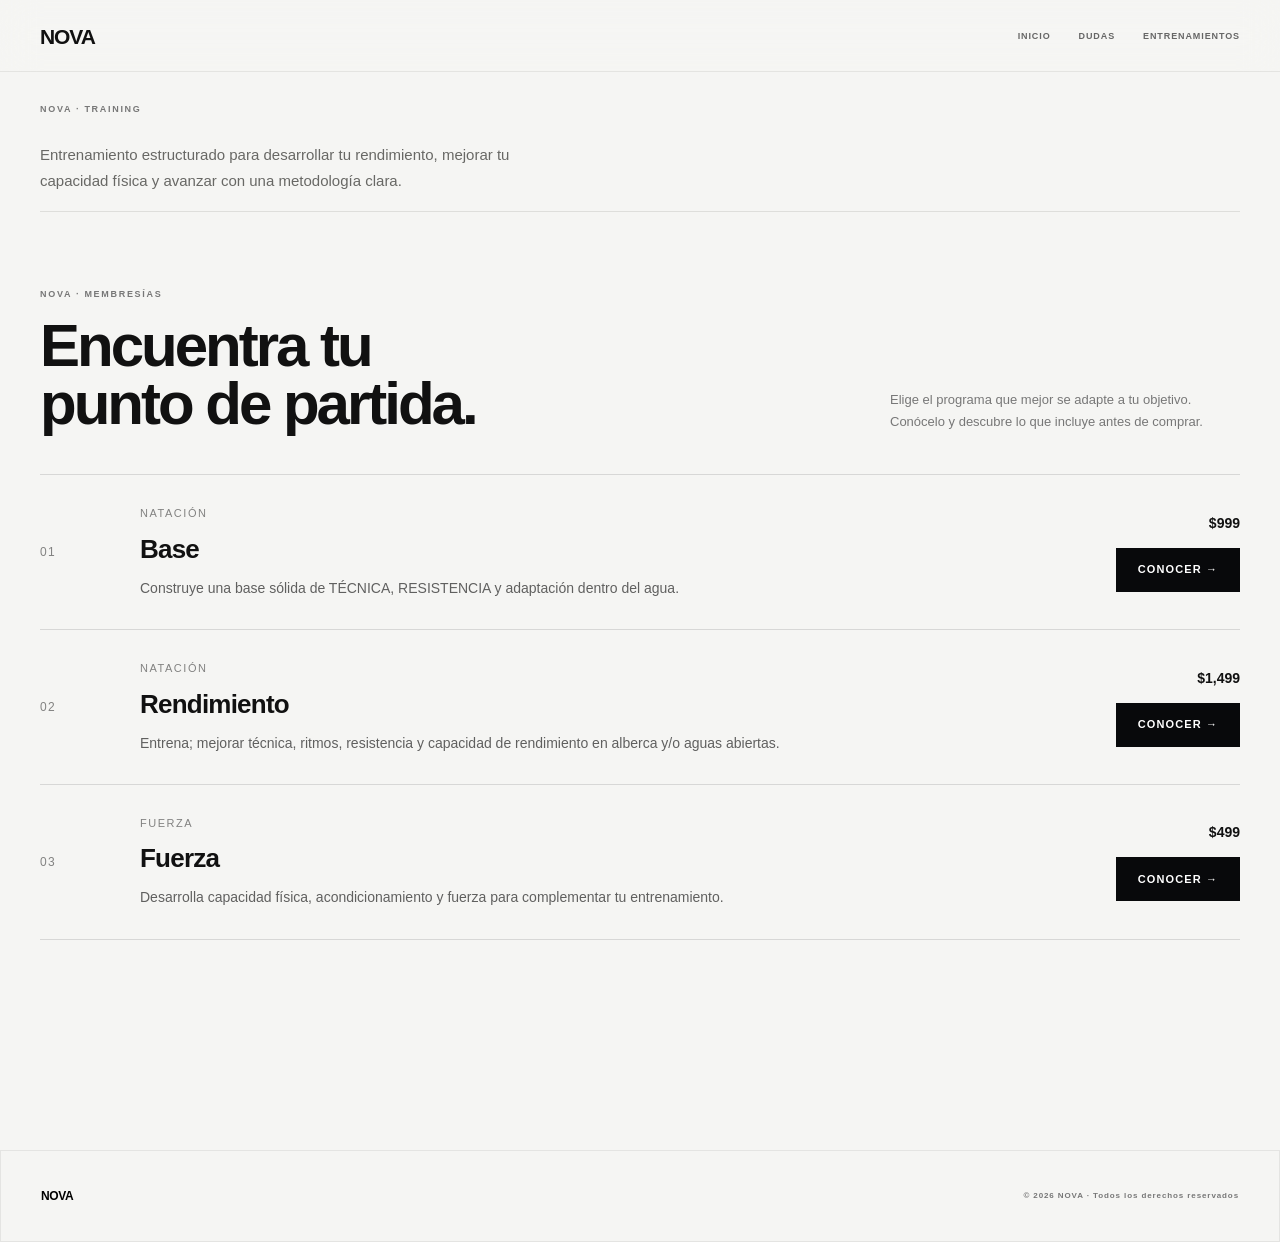
<file: compras.html>
<!DOCTYPE html>

<html lang="es">

<head>

<meta charset="UTF-8">

<meta
name="viewport"
content="width=device-width, initial-scale=1.0"
>

<title>NOVA · Inicio</title>

<link
    rel="stylesheet"
    href="css/compras.css"
>

</head>

<body>

<!-- =========================================================
     HEADER
========================================================= -->

<header class="site-header">

<div class="header-inner">

    <a
        href="index.html"
        class="brand"
    >
        NOVA
    </a>

    <nav class="main-nav">

        <a
            href="index.html"
            class="nav-link"
        >
            INICIO
        </a>


        <a
            href="#dudas"
            class="nav-link"
            data-desktop-action="dudas"
        >
            DUDAS
        </a>

        <a
            href="training.html"
            class="nav-link"
        >
            ENTRENAMIENTOS
        </a>

    </nav>

</div>

</header>


<!-- =========================================================
     HAMBURGUESA
========================================================= -->

<div class="nova-mobile-menu">

<button
    class="nova-menu-toggle"
    type="button"
    aria-label="Abrir menú"
    aria-expanded="false"
    aria-controls="nova-menu"
>

    <span></span>
    <span></span>
    <span></span>

</button>

</div>


<!-- =========================================================
     OVERLAY MENÚ
========================================================= -->

<div
    class="nova-menu-overlay"
    id="nova-menu-overlay"
    aria-hidden="true"
></div>


<!-- =========================================================
     MENÚ MÓVIL
========================================================= -->

<nav
    class="nova-menu"
    id="nova-menu"
    aria-label="Menú principal"
    aria-hidden="true"
>

<div class="nova-menu-header">

    <span class="nova-menu-title">
        NOVA
    </span>

    <button
        type="button"
        class="nova-menu-close"
        aria-label="Cerrar menú"
    >
        ×
    </button>

</div>


<div class="nova-menu-links">

    <a
        href="index.html"
        class="nova-menu-link active"
        data-menu-section="inicio"
    >

        <span class="nova-menu-number">
            01
        </span>

        <span>
            INICIO
        </span>

        <span class="nova-menu-arrow">
            →
        </span>

    </a>



    <a
        href="#dudas"
        class="nova-menu-link"
        data-menu-action="dudas"
    >

        <span class="nova-menu-number">
            03
        </span>

        <span>
            DUDAS
        </span>

        <span class="nova-menu-arrow">
            →
        </span>

    </a>


    <a
        href="training.html"
        class="nova-menu-link"
    >

        <span class="nova-menu-number">
            04
        </span>

        <span>
            ENTRENAMIENTOS
        </span>

        <span class="nova-menu-arrow">
            →
        </span>

    </a>

</div>


<div class="nova-menu-footer">

    <span>
        NOVA · TRAINING
    </span>

</div>

</nav>


<!-- =========================================================
     PÁGINA
========================================================= -->

<section class="home-main">

    <div class="page-container">


        <!-- =================================================
             INTRO
        ================================================= -->

        <div class="home-intro">

            <span class="home-eyebrow">
                NOVA · TRAINING
            </span>

            <p class="home-description">
                Entrenamiento estructurado para desarrollar
                tu rendimiento, mejorar tu capacidad física
                y avanzar con una metodología clara.
            </p>

        </div>


        <!-- =================================================
             MEMBRESÍAS
        ================================================= -->

        <section
            class="membership-section"
            id="membresias"
        >

            <div class="membership-header">

                <div>

                    <span class="membership-header-label">
                        NOVA · MEMBRESÍAS
                    </span>

                    <h2>
                        Encuentra tu<br>
                        punto de partida.
                    </h2>

                </div>


                <p>
                    Elige el programa que mejor
                    se adapte a tu objetivo.
                    Conócelo y descubre lo que
                    incluye antes de comprar.
                </p>

            </div>


            <!-- =================================================
                 LISTA DIRECTA DE PLANES
            ================================================= -->

            <div
                class="nova-plans-list"
                id="membershipGrid"
            ></div>

        </section>

    </div>

</section>


<!-- =====================================================
     FOOTER
===================================================== -->

<footer class="site-footer">

    <div class="footer-inner">

        <span class="footer-brand">
            NOVA
        </span>

        <small class="footer-copy">
            © 2026 NOVA · Todos los derechos reservados
        </small>

    </div>

</footer>


<!-- =========================================================
     JAVASCRIPT
========================================================= -->

<script>

/* =========================================================
   NOVA · PLANES
========================================================= */

const NOVA_MEMBERSHIPS = [

    {
        id: "tecnica",
        number: "01",
        category: "NATACIÓN",
        title: "Base",
        price: "$999",

        description:
            "Construye una base sólida de TÉCNICA, RESISTENCIA y adaptación dentro del agua.",

        details: [

            {
                title: "Técnica",
                description:
                    "Trabajo enfocado en mejorar la posición, coordinación y eficiencia de cada movimiento."
            },

            {
                title: "Resistencia",
                description:
                    "Desarrollo progresivo de la capacidad aeróbica para sostener sesiones de entrenamiento con mayor control."
            },

            {
                title: "Ritmos",
                description:
                    "Aprende a reconocer y controlar diferentes intensidades para entrenar de manera más estructurada."
            },

            {
                title: "Adaptación",
                description:
                    "El volumen y la dificultad evolucionan de acuerdo con tu nivel y respuesta al entrenamiento."
            },

            {
                title: "Progresión",
                description:
                    "El trabajo aumenta gradualmente para construir una base que permita seguir avanzando."
            },

            {
                title: "Seguimiento",
                description:
                    "La evolución permite realizar ajustes para mantener el entrenamiento alineado con tus objetivos."
            }

        ]

    },


    {
        id: "rendimiento/aguas-abiertas",
        number: "02",
        category: "NATACIÓN",
        title: "Rendimiento",
        price: "$1,499",

        description:
            "Entrena; mejorar técnica, ritmos, resistencia y capacidad de rendimiento en alberca y/o aguas abiertas.",

        details: [

            {
                title: "Eficiencia técnica",
                description:
                    "Perfecciona la ejecución de cada movimiento para reducir pérdidas de energía y mejorar tu nado."
            },

            {
                title: "Ritmo",
                description:
                    "Trabajo estructurado de diferentes intensidades para desarrollar control y capacidad de mantener ritmos."
            },

            {
                title: "Velocidad",
                description:
                    "Sesiones específicas para desarrollar velocidad y capacidad de responder a esfuerzos de mayor intensidad."
            },

            {
                title: "Resistencia",
                description:
                    "Progresiones diseñadas para sostener esfuerzos más largos sin perder calidad técnica."
            },

            {
                title: "Carga",
                description:
                    "Organización progresiva del volumen y la intensidad para generar adaptación sin perder control."
            },

                        {
                title: "Adaptación",
                description:
                    "El entrenamiento se orienta progresivamente a las demandas específicas de las aguas abiertas."
            },

                        {
                title: "Seguimiento",
                description:
                    "La evolución permite ajustar el entrenamiento según tu progreso y respuesta a las cargas."
            }

        ]

    },


    {
        id: "fuerza",
        number: "03",
        category: "FUERZA",
        title: "Fuerza",
        price: "$499",

        description:
            "Desarrolla capacidad física, acondicionamiento y fuerza para complementar tu entrenamiento.",

        details: [

            {
                title: "Fuerza general",
                description:
                    "Trabajo orientado a desarrollar una base de fuerza que mejore tu capacidad física."
            },

            {
                title: "Progresión",
                description:
                    "Las cargas y ejercicios evolucionan de forma gradual para favorecer una adaptación constante."
            },

            {
                title: "Capacidad física",
                description:
                    "Combina fuerza y acondicionamiento para desarrollar un cuerpo más preparado para el esfuerzo."
            },

            {
                title: "Control de carga",
                description:
                    "La intensidad y el volumen se organizan para mantener una progresión estructurada."
            },

            {
                title: "Complemento",
                description:
                    "El trabajo puede integrarse con otras disciplinas para mejorar el rendimiento general."
            },

            {
                title: "Seguimiento",
                description:
                    "La evolución permite ajustar el entrenamiento según tu progreso y respuesta a las cargas."
            }

        ]

    }

];


/* =========================================================
   PLAN SELECCIONADO
========================================================= */

let selectedPlan = null;


/* =========================================================
   RENDER PLANES
========================================================= */

function renderMemberships(){

    const grid =
        document.getElementById(
            "membershipGrid"
        );

    if(!grid){
        return;
    }

    grid.innerHTML = "";

    NOVA_MEMBERSHIPS.forEach(
        membership => {

            const item =
                document.createElement(
                    "article"
                );

            item.className =
                "nova-plan-item";

            item.innerHTML = `

                <div class="nova-plan-number">
                    ${membership.number}
                </div>

                <div class="nova-plan-info">

                    <span class="nova-plan-category">
                        ${membership.category}
                    </span>

                    <h3 class="nova-plan-title">
                        ${membership.title}
                    </h3>

                    <p class="nova-plan-description">
                        ${membership.description}
                    </p>

                </div>

                <div class="nova-plan-action">

                    <span class="nova-plan-price">
                        ${membership.price}
                    </span>

                    <button
                        type="button"
                        class="nova-plan-button"
                    >
                        CONOCER →
                    </button>

                </div>

            `;


            const button =
                item.querySelector(
                    ".nova-plan-button"
                );


            button.addEventListener(
                "click",
                () => {

                    openPlanDetail(
                        membership
                    );

                }
            );


            grid.appendChild(
                item
            );

        }
    );

}


/* =========================================================
   MODAL BASE
========================================================= */

function createModal(content){

    const overlay =
        document.createElement(
            "div"
        );

    overlay.className =
        "nova-modal-overlay";

    overlay.innerHTML = `

        <div
            class="nova-modal"
            role="dialog"
            aria-modal="true"
        >

            <button
                type="button"
                class="nova-modal-close"
                aria-label="Cerrar ventana"
            >
                ×
            </button>

            ${content}

        </div>

    `;


    document.body.appendChild(
        overlay
    );


    document.body.classList.add(
        "modal-open"
    );


    requestAnimationFrame(
        () => {

            overlay.classList.add(
                "is-visible"
            );

        }
    );


    const closeButton =
        overlay.querySelector(
            ".nova-modal-close"
        );


    let isClosing = false;


    function closeModal(){

        if(isClosing){
            return;
        }

        isClosing = true;


        overlay.classList.remove(
            "is-visible"
        );


        document.body.classList.remove(
            "modal-open"
        );


        document.removeEventListener(
            "keydown",
            escapeHandler
        );


        setTimeout(
            () => {

                if(
                    overlay &&
                    overlay.parentNode
                ){

                    overlay.remove();

                }

            },
            250
        );

    }


    function escapeHandler(event){

        if(
            event.key === "Escape"
        ){

            closeModal();

        }

    }


    if(closeButton){

        closeButton.addEventListener(
            "click",
            closeModal
        );

    }


    overlay.addEventListener(
        "click",
        event => {

            if(
                event.target === overlay
            ){

                closeModal();

            }

        }
    );


    document.addEventListener(
        "keydown",
        escapeHandler
    );


    return {
        overlay,
        closeModal
    };

}


/* =========================================================
   DETALLE DEL PLAN
========================================================= */

function openPlanDetail(
    membership
){

    selectedPlan =
        membership;


    const detailsHTML =
        membership.details
            .map(
                (detail, index) => `

                    <div class="plan-detail-item">

                        <span class="plan-detail-number">
                            ${String(
                                index + 1
                            ).padStart(2,"0")}
                        </span>

                        <div class="plan-detail-content">

                            <h3>
                                ${detail.title}
                            </h3>

                            <p>
                                ${detail.description}
                            </p>

                        </div>

                    </div>

                `
            )
            .join("");


    const modal =
        createModal(`

            <div class="plan-detail">

                <span class="nova-modal-eyebrow">
                    NOVA · ${membership.category}
                </span>

                <h2>
                    ${membership.title}
                </h2>

                <p class="plan-detail-intro">
                    ${membership.description}
                </p>

                <div class="plan-detail-section">

                    <span class="plan-detail-label">
                        ESTE PLAN INCLUYE
                    </span>

                    <div class="plan-detail-list">

                        ${detailsHTML}

                    </div>

                </div>

                <div class="plan-detail-price">

                    <span class="plan-detail-price-label">
                        INVERSIÓN
                    </span>

                    <span class="plan-detail-price-value">
                        ${membership.price}
                    </span>

                </div>

                <button
                    type="button"
                    class="plan-detail-purchase"
                    id="planPurchaseButton"
                >
                    QUIERO ESTE PLAN →
                </button>

            </div>

        `);


    const purchaseButton =
        modal.overlay.querySelector(
            "#planPurchaseButton"
        );


    if(purchaseButton){

        purchaseButton.addEventListener(
            "click",
            () => {

                modal.closeModal();


                setTimeout(
                    () => {

                        openPurchase(
                            membership
                        );

                    },
                    260
                );

            }
        );

    }

}


/* =========================================================
   VENTANA DE COMPRA
========================================================= */

function openPurchase(
    membership
){

    selectedPlan =
        membership;


    const whatsappText =
        "Hola NOVA, quiero comprar el plan " +
        membership.title +
        ". Precio: " +
        membership.price +
        ". Me gustaría continuar con el proceso de compra.";


    const whatsappURL =
        "https://wa.me/525612584271?text=" +
        encodeURIComponent(
            whatsappText
        );


    createModal(`

        <div class="purchase-window">

            <span class="nova-modal-eyebrow">
                NOVA · COMPRA
            </span>

            <h2>
                Tu siguiente paso.
            </h2>

            <p class="nova-modal-subtitle">
                Has seleccionado el siguiente programa.
                Revisa la información y continúa con NOVA
                para completar tu compra.
            </p>

            <div class="purchase-summary">

                <span class="purchase-summary-label">
                    PLAN SELECCIONADO
                </span>

                <h3 class="purchase-summary-title">
                    ${membership.title}
                </h3>

                <p class="purchase-summary-category">
                    ${membership.category}
                </p>

                <div class="purchase-price">

                    <span class="purchase-price-label">
                        PRECIO
                    </span>

                    <span class="purchase-price-value">
                        ${membership.price}
                    </span>

                </div>

            </div>

            <p class="purchase-info">
                Al continuar, NOVA recibirá tu solicitud
                para confirmar disponibilidad, resolver
                cualquier detalle y completar el proceso
                de compra del programa seleccionado.
            </p>

            <div class="purchase-actions">

                <a
                    href="${whatsappURL}"
                    target="_blank"
                    rel="noopener noreferrer"
                    class="purchase-whatsapp"
                >
                    CONTINUAR CON LA COMPRA →
                </a>

            </div>

            <p class="purchase-note">
                El proceso de pago se confirmará directamente
                con NOVA antes de finalizar la compra.
            </p>

        </div>

    `);

}


/* =========================================================
   DUDAS · ENCUESTA
========================================================= */

function openSurvey(){

    const modal =
        createModal(`

            <div class="survey-window">

                <span class="nova-modal-eyebrow">
                    NOVA · DUDAS
                </span>

                <h2>
                    Cuéntanos sobre ti.
                </h2>

                <p class="nova-modal-subtitle">
                    Responde estas preguntas y podremos
                    orientarte sobre el programa que puede
                    adaptarse mejor a lo que buscas.
                </p>


                <form
                    id="novaSurveyForm"
                    class="nova-survey-form"
                >


                    <div class="nova-survey-field">

                        <label for="surveyName">
                            ¿Cómo te llamas?
                        </label>

                        <input
                            type="text"
                            id="surveyName"
                            name="name"
                            placeholder="Tu nombre"
                            required
                        >

                    </div>


                    <div class="nova-survey-field">

                        <label for="surveyDiscipline">
                            ¿Qué quieres entrenar?
                        </label>

                        <select
                            id="surveyDiscipline"
                            name="discipline"
                            required
                        >

                            <option value="">
                                Selecciona una opción
                            </option>

                            <option value="Natación">
                                Natación
                            </option>

                            <option value="Aguas abiertas">
                                Aguas abiertas
                            </option>

                            <option value="Fuerza">
                                Fuerza
                            </option>

                            <option value="No estoy seguro">
                                No estoy seguro
                            </option>

                        </select>

                    </div>


                    <div class="nova-survey-field">

                        <label for="surveyGoal">
                            ¿Cuál es tu principal objetivo?
                        </label>

                        <select
                            id="surveyGoal"
                            name="goal"
                            required
                        >

                            <option value="">
                                Selecciona una opción
                            </option>

                            <option value="Mejorar mi técnica">
                                Mejorar mi técnica
                            </option>

                            <option value="Mejorar mi resistencia">
                                Mejorar mi resistencia
                            </option>

                            <option value="Mejorar mi velocidad">
                                Mejorar mi velocidad
                            </option>

                            <option value="Prepararme para una competencia">
                                Prepararme para una competencia
                            </option>

                            <option value="Mejorar mi condición física">
                                Mejorar mi condición física
                            </option>

                            <option value="Otro">
                                Otro
                            </option>

                        </select>

                    </div>


                    <div class="nova-survey-field">

                        <label for="surveyLevel">
                            ¿Cuál consideras que es tu nivel?
                        </label>

                        <select
                            id="surveyLevel"
                            name="level"
                            required
                        >

                            <option value="">
                                Selecciona una opción
                            </option>

                            <option value="Principiante">
                                Principiante
                            </option>

                            <option value="Intermedio">
                                Intermedio
                            </option>

                            <option value="Avanzado">
                                Avanzado
                            </option>

                            <option value="No estoy seguro">
                                No estoy seguro
                            </option>

                        </select>

                    </div>


                    <div class="nova-survey-field">

                        <label for="surveyExperience">
                            ¿Cuánto tiempo llevas entrenando?
                        </label>

                        <select
                            id="surveyExperience"
                            name="experience"
                            required
                        >

                            <option value="">
                                Selecciona una opción
                            </option>

                            <option value="Menos de 6 meses">
                                Menos de 6 meses
                            </option>

                            <option value="6 meses a 1 año">
                                6 meses a 1 año
                            </option>

                            <option value="1 a 3 años">
                                1 a 3 años
                            </option>

                            <option value="Más de 3 años">
                                Más de 3 años
                            </option>

                        </select>

                    </div>


                    <div class="nova-survey-field">

                        <label for="surveyMessage">
                            Cuéntanos algo más
                        </label>

                        <textarea
                            id="surveyMessage"
                            name="message"
                            rows="4"
                            placeholder="¿Qué buscas mejorar o qué duda tienes?"
                        ></textarea>

                    </div>


                    <button
                        type="submit"
                        class="plan-whatsapp-button"
                    >
                        ENVIAR Y HABLAR CON NOVA →
                    </button>

                </form>

            </div>

        `);


    const form =
        modal.overlay.querySelector(
            "#novaSurveyForm"
        );


    if(!form){
        return;
    }


    form.addEventListener(
        "submit",
        event => {

            event.preventDefault();


            const name =
                form
                    .querySelector(
                        "#surveyName"
                    )
                    .value
                    .trim();


            const discipline =
                form
                    .querySelector(
                        "#surveyDiscipline"
                    )
                    .value;


            const goal =
                form
                    .querySelector(
                        "#surveyGoal"
                    )
                    .value;


            const level =
                form
                    .querySelector(
                        "#surveyLevel"
                    )
                    .value;


            const experience =
                form
                    .querySelector(
                        "#surveyExperience"
                    )
                    .value;


            const message =
                form
                    .querySelector(
                        "#surveyMessage"
                    )
                    .value
                    .trim();


            const whatsappText =
                "Hola NOVA, me gustaría recibir orientación sobre los programas.%0A%0A" +
                "Nombre: " +
                name +
                "%0A" +
                "Disciplina: " +
                discipline +
                "%0A" +
                "Objetivo: " +
                goal +
                "%0A" +
                "Nivel: " +
                level +
                "%0A" +
                "Experiencia: " +
                experience +
                "%0A" +
                "Información adicional: " +
                (message || "Sin información adicional.");


            const whatsappURL =
                "https://wa.me/525612584271?text=" +
                encodeURIComponent(
                    "Hola NOVA, me gustaría recibir orientación sobre los programas.\n\n" +
                    "Nombre: " +
                    name +
                    "\n" +
                    "Disciplina: " +
                    discipline +
                    "\n" +
                    "Objetivo: " +
                    goal +
                    "\n" +
                    "Nivel: " +
                    level +
                    "\n" +
                    "Experiencia: " +
                    experience +
                    "\n" +
                    "Información adicional: " +
                    (message || "Sin información adicional.")
                );


            window.open(
                whatsappURL,
                "_blank",
                "noopener,noreferrer"
            );


            modal.closeModal();

        }
    );

}


/* =========================================================
   HAMBURGUESA
========================================================= */

const menuToggle =
    document.querySelector(
        ".nova-menu-toggle"
    );


const novaMenu =
    document.querySelector(
        ".nova-menu"
    );


const novaMenuOverlay =
    document.querySelector(
        ".nova-menu-overlay"
    );


const novaMenuClose =
    document.querySelector(
        ".nova-menu-close"
    );


const novaMenuLinks =
    document.querySelectorAll(
        ".nova-menu-link"
    );


/* =========================================================
   ABRIR MENÚ
========================================================= */

function openNovaMenu(){

    if(
        !menuToggle ||
        !novaMenu
    ){
        return;
    }


    menuToggle.classList.add(
        "is-open"
    );


    novaMenu.classList.add(
        "is-open"
    );


    if(novaMenuOverlay){

        novaMenuOverlay.classList.add(
            "is-visible"
        );

    }


    menuToggle.setAttribute(
        "aria-expanded",
        "true"
    );


    novaMenu.setAttribute(
        "aria-hidden",
        "false"
    );


    if(novaMenuOverlay){

        novaMenuOverlay.setAttribute(
            "aria-hidden",
            "false"
        );

    }


    document.body.classList.add(
        "menu-open"
    );

}


/* =========================================================
   CERRAR MENÚ
========================================================= */

function closeNovaMenu(){

    if(
        !menuToggle ||
        !novaMenu
    ){
        return;
    }


    menuToggle.classList.remove(
        "is-open"
    );


    novaMenu.classList.remove(
        "is-open"
    );


    if(novaMenuOverlay){

        novaMenuOverlay.classList.remove(
            "is-visible"
        );

    }


    menuToggle.setAttribute(
        "aria-expanded",
        "false"
    );


    novaMenu.setAttribute(
        "aria-hidden",
        "true"
    );


    if(novaMenuOverlay){

        novaMenuOverlay.setAttribute(
            "aria-hidden",
            "true"
        );

    }


    document.body.classList.remove(
        "menu-open"
    );

}


/* =========================================================
   CLICK HAMBURGUESA
========================================================= */

if(menuToggle){

    menuToggle.addEventListener(
        "click",
        () => {

            const isOpen =
                menuToggle.classList.contains(
                    "is-open"
                );


            if(isOpen){

                closeNovaMenu();

            }else{

                openNovaMenu();

            }

        }
    );

}


/* =========================================================
   CLICK CERRAR
========================================================= */

if(novaMenuClose){

    novaMenuClose.addEventListener(
        "click",
        closeNovaMenu
    );

}


/* =========================================================
   CLICK FUERA
========================================================= */

if(novaMenuOverlay){

    novaMenuOverlay.addEventListener(
        "click",
        closeNovaMenu
    );

}


/* =========================================================
   LINKS MENÚ
========================================================= */

novaMenuLinks.forEach(
    link => {

        link.addEventListener(
            "click",
            event => {

                const action =
                    link.dataset.menuAction;


                if(
                    action ===
                    "dudas"
                ){

                    event.preventDefault();

                    closeNovaMenu();

                    setTimeout(
                        () => {

                            openSurvey();

                        },
                        180
                    );

                    return;

                }


                if(
                    action ===
                    "membresias"
                ){

                    event.preventDefault();

                    closeNovaMenu();

                    setTimeout(
                        () => {

                            document
                                .getElementById(
                                    "membresias"
                                )
                                ?.scrollIntoView({
                                    behavior:"smooth"
                                });

                        },
                        180
                    );

                    return;

                }


                const section =
                    link.dataset.menuSection;


                if(section){

                    novaMenuLinks.forEach(
                        item => {

                            item.classList.remove(
                                "active"
                            );

                        }
                    );


                    link.classList.add(
                        "active"
                    );

                }


                closeNovaMenu();

            }
        );

    }
);


/* =========================================================
   NAV DESKTOP
========================================================= */

const desktopLinks =
    document.querySelectorAll(
        ".nav-link"
    );


desktopLinks.forEach(
    link => {

        link.addEventListener(
            "click",
            event => {

                const action =
                    link.dataset.desktopAction;


                if(
                    action ===
                    "dudas"
                ){

                    event.preventDefault();


                    desktopLinks.forEach(
                        item => {

                            item.classList.remove(
                                "active"
                            );

                        }
                    );


                    link.classList.add(
                        "active"
                    );


                    openSurvey();

                    return;

                }


                if(
                    action ===
                    "membresias"
                ){

                    event.preventDefault();


                    desktopLinks.forEach(
                        item => {

                            item.classList.remove(
                                "active"
                            );

                        }
                    );


                    link.classList.add(
                        "active"
                    );


                    document
                        .getElementById(
                            "membresias"
                        )
                        ?.scrollIntoView({
                            behavior:"smooth"
                        });

                    return;

                }


                desktopLinks.forEach(
                    item => {

                        item.classList.remove(
                            "active"
                        );

                    }
                );


                link.classList.add(
                    "active"
                );

            }
        );

    }
);


/* =========================================================
   ESCAPE
========================================================= */

document.addEventListener(
    "keydown",
    event => {

        if(
            event.key === "Escape" &&
            novaMenu &&
            novaMenu.classList.contains(
                "is-open"
            )
        ){

            closeNovaMenu();

        }

    }
);


/* =========================================================
   RESIZE
========================================================= */

window.addEventListener(
    "resize",
    () => {

        if(
            window.innerWidth > 900 &&
            novaMenu &&
            novaMenu.classList.contains(
                "is-open"
            )
        ){

            closeNovaMenu();

        }

    }
);


/* =========================================================
   INICIAR
========================================================= */

renderMemberships();
/* =========================================================
   NOVA · FIX MENÚ MÓVIL
   Evita aria-hidden sobre un elemento que conserva el foco
========================================================= */

document.addEventListener("click", function(e){

    const menuLink = e.target.closest(".nova-menu-link");

    if(!menuLink) return;

    const menu = document.getElementById("nova-menu");

    if(!menu) return;

    /*
        Quitamos el foco del enlace antes de ocultar
        el menú para evitar el warning de aria-hidden.
    */
    setTimeout(() => {

        if(document.activeElement === menuLink){
            menuLink.blur();
        }

    }, 0);

});
</script>

</body>

</html>
</file>
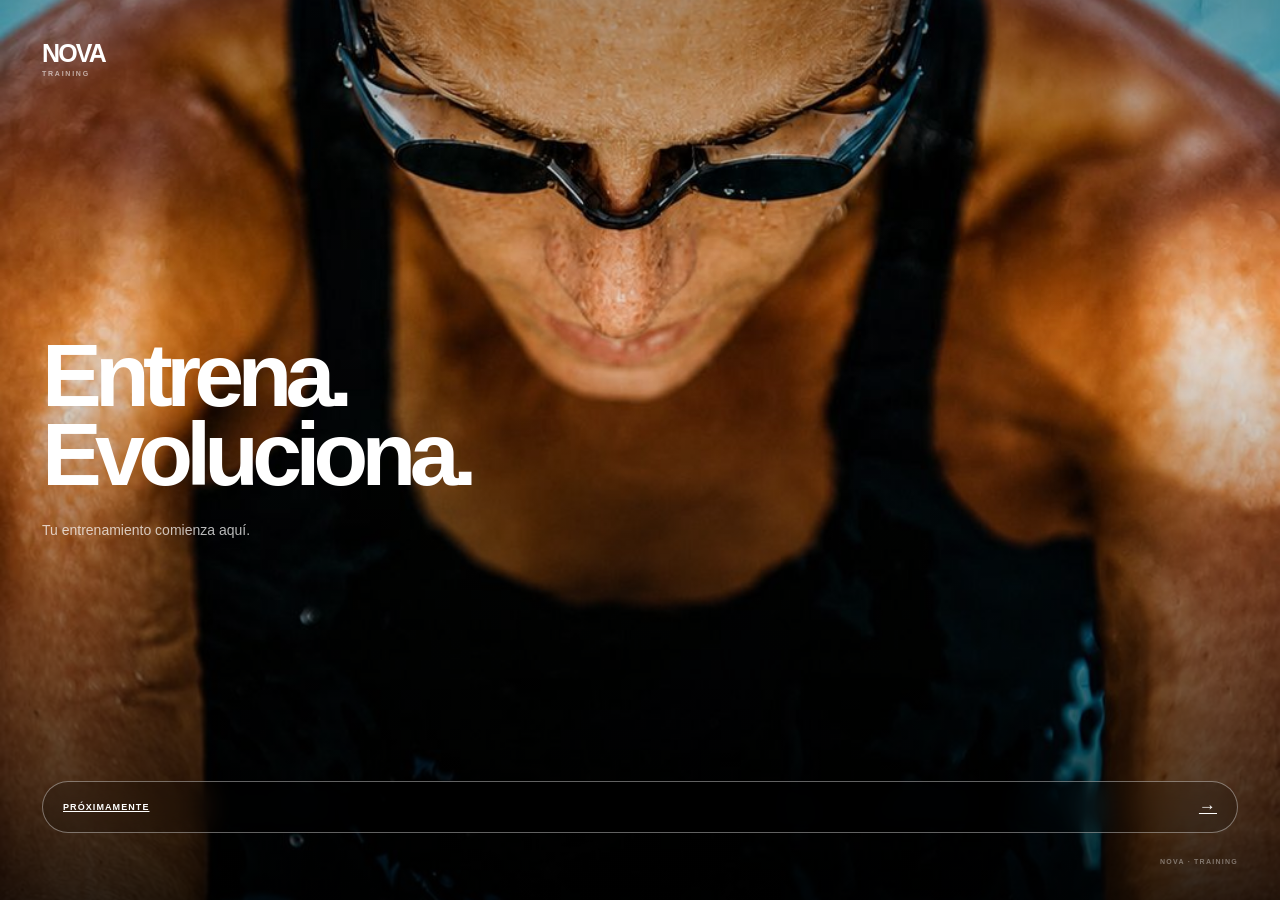
<file: PERFIL.html>
<!DOCTYPE html>
<html lang="es">

<head>

    <meta charset="UTF-8">

    <meta
        name="viewport"
        content="width=device-width, initial-scale=1.0, viewport-fit=cover"
    >

    <meta
        name="theme-color"
        content="#08090b"
    >

    <meta
        name="description"
        content="NOVA · Training"
    >

    <title>NOVA</title>


    <style>

        /* =====================================================
           RESET
           ===================================================== */

        * {
            margin: 0;
            padding: 0;
            box-sizing: border-box;
        }


        html,
        body {

            width: 100%;
            height: 100%;

            overflow: hidden;

            background: #08090b;

            color: #ffffff;

            font-family:
                -apple-system,
                BlinkMacSystemFont,
                "SF Pro Display",
                "SF Pro",
                "Segoe UI",
                Roboto,
                Inter,
                sans-serif;

            -webkit-font-smoothing: antialiased;

            text-rendering: optimizeLegibility;
        }


        body {

            min-height: 100vh;
            min-height: 100dvh;
        }


        button {

            font: inherit;
        }



        /* =====================================================
           PANTALLA DE ENTRADA
           ===================================================== */

        .nova-entry {

            position: relative;

            width: 100%;
            height: 100vh;
            height: 100dvh;

            overflow: hidden;

            background: #08090b;
        }



        /* =====================================================
           IMAGEN
           ===================================================== */

        .nova-entry-background {

            position: absolute;

            inset: 0;

            width: 100%;
            height: 100%;

            z-index: 1;

            overflow: hidden;

            background: #111216;
        }


        .nova-entry-background img {

            width: 100%;
            height: 100%;

            display: block;

            object-fit: cover;

            object-position: center;
        }



        /* =====================================================
           OSCURECIMIENTO
           ===================================================== */

        .nova-entry-overlay {

            position: absolute;

            inset: 0;

            width: 100%;
            height: 100%;

            z-index: 2;

            background:
                linear-gradient(
                    180deg,
                    rgba(0,0,0,.30) 0%,
                    rgba(0,0,0,.08) 35%,
                    rgba(0,0,0,.30) 60%,
                    rgba(0,0,0,.82) 100%
                );
        }



        /* =====================================================
           CONTENIDO
           ===================================================== */

        .nova-entry-content {

            position: relative;

            z-index: 3;

            width: 100%;
            height: 100%;

            min-height: 100vh;
            min-height: 100dvh;

            padding:
                42px
                42px
                35px;

            display: flex;

            flex-direction: column;

            justify-content: space-between;
        }



        /* =====================================================
           MARCA
           ===================================================== */

        .nova-entry-brand {

            display: flex;

            flex-direction: column;

            gap: 5px;

            align-items: flex-start;
        }


        .nova-entry-brand-name {

            color: #ffffff;

            font-size: 25px;

            font-weight: 900;

            line-height: .9;

            letter-spacing: -.075em;
        }


        .nova-entry-brand-label {

            color:
                rgba(255,255,255,.58);

            font-size: 7px;

            font-weight: 800;

            letter-spacing: .25em;
        }



        /* =====================================================
           CENTRO
           ===================================================== */

        .nova-entry-center {

            width: 100%;

            max-width: 850px;

            margin: auto 0;

            padding:
                60px 0 40px;
        }


        .nova-entry-center h1 {

            color: #ffffff;

            font-size:
                clamp(
                    52px,
                    7vw,
                    100px
                );

            font-weight: 800;

            line-height: .88;

            letter-spacing: -.075em;
        }


        .nova-entry-center p {

            margin-top: 25px;

            max-width: 450px;

            color:
                rgba(255,255,255,.72);

            font-size: 14px;

            line-height: 1.65;
        }



        /* =====================================================
           BOTÓN PRÓXIMAMENTE
           ===================================================== */

        .nova-entry-actions {

            width: 100%;

            display: flex;

            align-items: center;
        }


        .nova-entry-button {

            min-width: 195px;

            min-height: 52px;

            padding:
                0 20px;

            display: flex;

            align-items: center;

            justify-content: space-between;

            gap: 30px;

            border-radius: 999px;

            border:
                1px solid
                rgba(255,255,255,.38);

            background:
                rgba(0,0,0,.20);

            color: #ffffff;

            backdrop-filter:
                blur(14px);

            -webkit-backdrop-filter:
                blur(14px);

            font-size: 9px;

            font-weight: 900;

            letter-spacing: .12em;

            cursor: default;
        }


        .nova-entry-button span:last-child {

            font-size: 17px;

            font-weight: 400;
        }



        /* =====================================================
           FOOTER
           ===================================================== */

        .nova-entry-footer {

            width: 100%;

            display: flex;

            justify-content: flex-end;

            padding-top: 25px;
        }


        .nova-entry-footer span {

            color:
                rgba(255,255,255,.38);

            font-size: 7px;

            font-weight: 800;

            letter-spacing: .18em;
        }



        /* =====================================================
           MOBILE
           ===================================================== */

        @media (max-width: 600px) {

            .nova-entry-content {

                padding:
                    28px
                    20px
                    max(
                        24px,
                        env(safe-area-inset-bottom)
                    );
            }


            .nova-entry-brand-name {

                font-size: 21px;
            }


            .nova-entry-brand-label {

                font-size: 6px;
            }


            .nova-entry-center {

                padding:
                    50px 0 30px;
            }


            .nova-entry-center h1 {

                font-size:
                    clamp(
                        46px,
                        14vw,
                        66px
                    );
            }


            .nova-entry-center p {

                margin-top: 19px;

                font-size: 13px;
            }


            .nova-entry-actions {

                width: 100%;
            }


            .nova-entry-button {

                width: 100%;

                min-height: 52px;
            }


            .nova-entry-footer {

                justify-content: center;
            }

        }



        /* =====================================================
           TABLET
           ===================================================== */

        @media (min-width: 601px)
        and (max-width: 900px) {

            .nova-entry-content {

                padding: 32px;
            }


            .nova-entry-center h1 {

                font-size:
                    clamp(
                        50px,
                        10vw,
                        78px
                    );
            }

        }



        /* =====================================================
           LANDSCAPE
           ===================================================== */

        @media (max-width: 800px)
        and (orientation: landscape) {

            .nova-entry-content {

                padding:
                    20px
                    28px;
            }


            .nova-entry-center {

                padding:
                    20px 0;
            }


            .nova-entry-center h1 {

                font-size:
                    clamp(
                        38px,
                        9vh,
                        58px
                    );
            }


            .nova-entry-center p {

                margin-top: 12px;
            }


            .nova-entry-button {

                width: auto;

                min-width: 180px;

                min-height: 46px;
            }


            .nova-entry-footer {

                display: none;
            }

        }



        /* =====================================================
           PANTALLAS BAJAS
           ===================================================== */

        @media (max-height: 600px) {

            .nova-entry-center {

                padding:
                    30px 0;
            }


            .nova-entry-center h1 {

                font-size:
                    clamp(
                        40px,
                        8vh,
                        58px
                    );
            }


            .nova-entry-center p {

                margin-top: 14px;
            }

        }



        /* =====================================================
           PANTALLAS MUY PEQUEÑAS
           ===================================================== */

        @media (max-width: 380px) {

            .nova-entry-content {

                padding-left: 17px;

                padding-right: 17px;
            }


            .nova-entry-center h1 {

                font-size: 44px;
            }

        }

    </style>

</head>


<body>


<!-- =========================================================
     NOVA · ENTRY
     ========================================================= -->

<main class="nova-entry">


    <!-- =====================================================
         IMAGEN DE FONDO
         ===================================================== -->

    <div class="nova-entry-background">

        <img
            src="img/WhatsApp Image 2.jpeg"
            alt="NOVA Training"
        >

    </div>


    <!-- =====================================================
         OVERLAY
         ===================================================== -->

    <div class="nova-entry-overlay"></div>


    <!-- =====================================================
         CONTENIDO
         ===================================================== -->

    <div class="nova-entry-content">


        <!-- =================================================
             MARCA
             ================================================= -->

        <div class="nova-entry-brand">

            <span class="nova-entry-brand-name">
                NOVA
            </span>

            <span class="nova-entry-brand-label">
                TRAINING
            </span>

        </div>



        <!-- =================================================
             CENTRO
             ================================================= -->

        <div class="nova-entry-center">

            <h1>
                Entrena.<br>
                Evoluciona.
            </h1>

            <p>
                Tu entrenamiento comienza aquí.
            </p>

        </div>



        <!-- =================================================
             BOTÓN
             ================================================= -->

<a
    href="training.html"
    class="nova-entry-button"
>

    <span>
        PRÓXIMAMENTE
    </span>

    <span>
        →
    </span>

</a>



        <!-- =================================================
             FOOTER
             ================================================= -->

        <div class="nova-entry-footer">

            <span>
                NOVA · TRAINING
            </span>

        </div>


    </div>

</main>


</body>

</html>
</file>
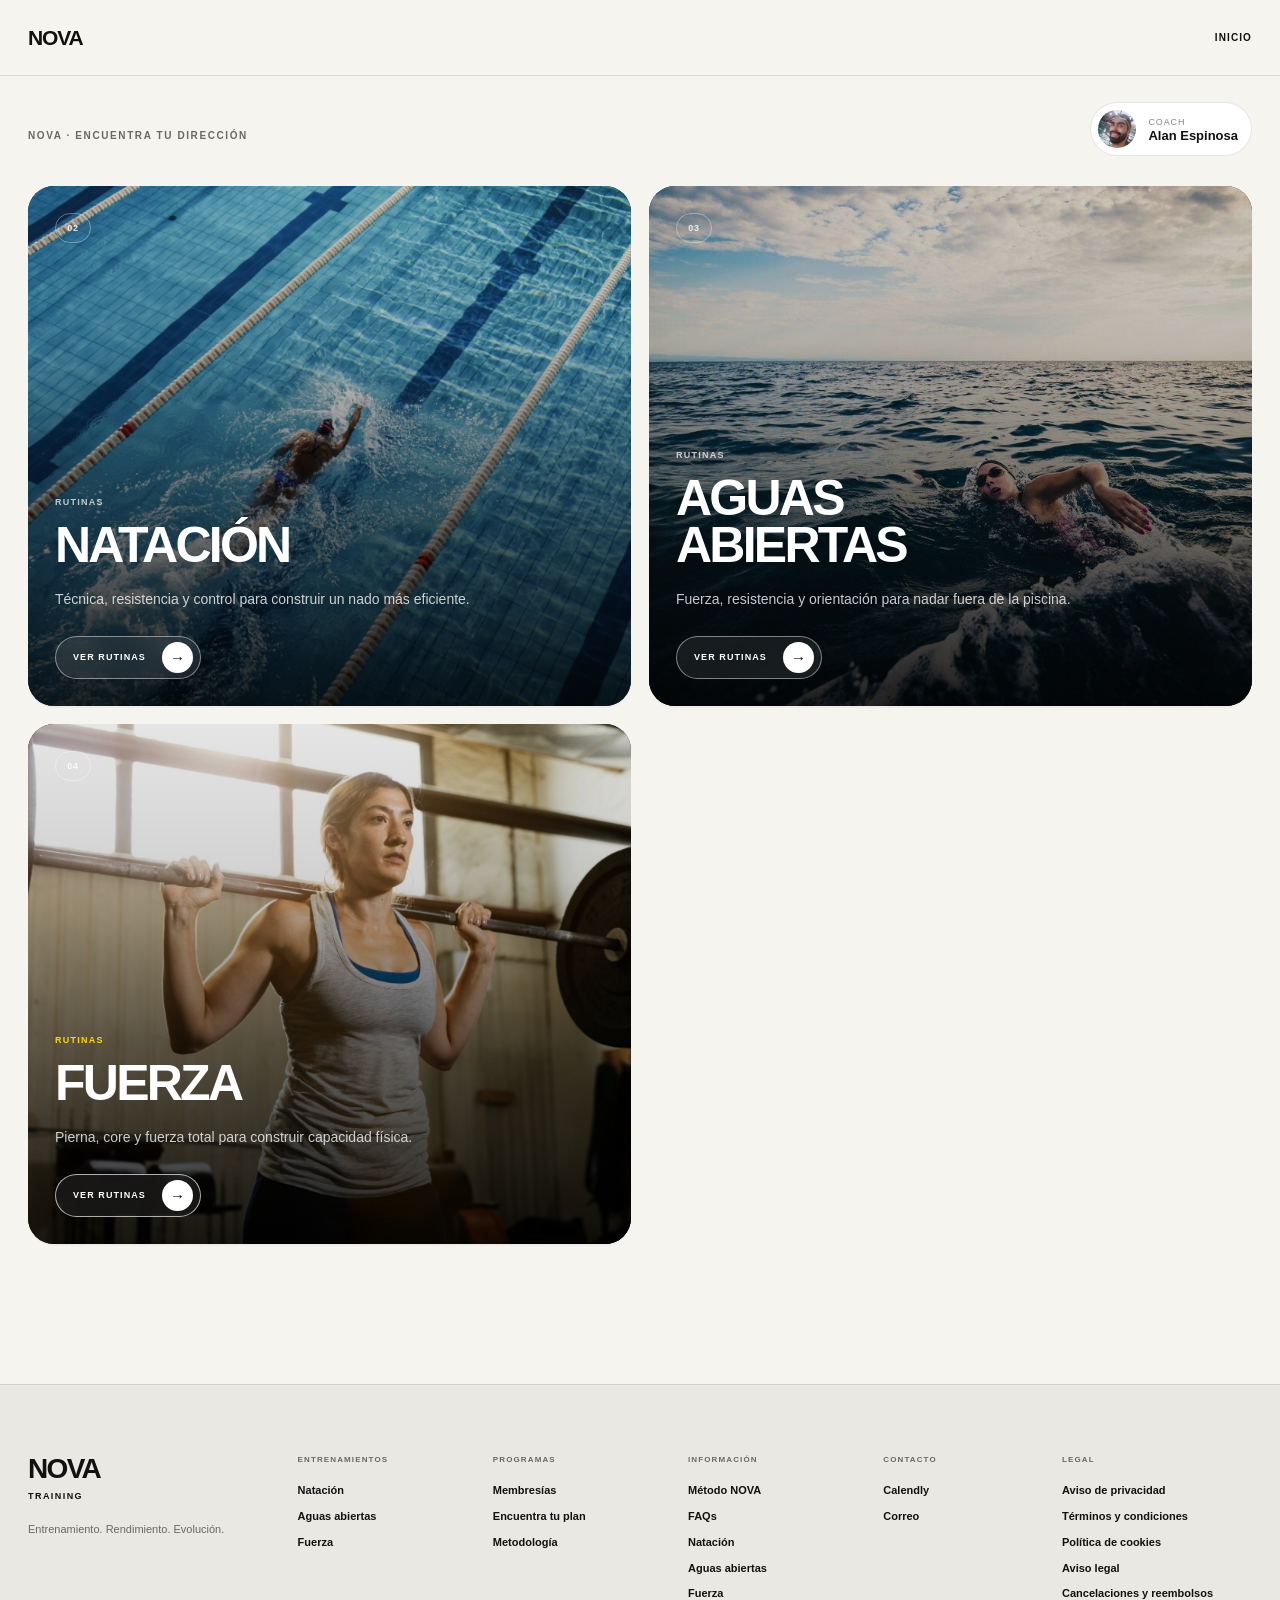
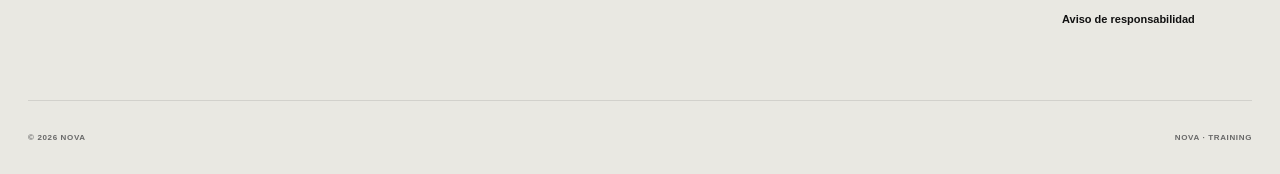
<file: training.html>
<!DOCTYPE html>
<html lang="es">

<head>

    <meta charset="UTF-8">

    <meta
        name="viewport"
        content="width=device-width, initial-scale=1.0"
    >

    <title>NOVA · Training</title>

    <link
        rel="stylesheet"
        href="css/index.css"
    >

    <style>

        .nova-routine-list {
            display: grid;
            gap: 14px;
            margin-top: 28px;
        }

        .nova-routine-item {
            width: 100%;
            border: 1px solid rgba(17, 17, 17, .12);
            background: #f5f4ef;
            border-radius: 18px;
            padding: 20px 22px;
            text-align: left;
            cursor: pointer;
            display: flex;
            align-items: center;
            justify-content: space-between;
            gap: 20px;
            font: inherit;
            color: #111;
        }

        .nova-routine-item:hover {
            background: #e9e8e2;
        }

        .nova-routine-item-left {
            display: flex;
            align-items: center;
            gap: 18px;
        }

        .nova-routine-number {
            font-size: 12px;
            letter-spacing: .08em;
            opacity: .55;
        }

        .nova-routine-name {
            font-size: 16px;
            font-weight: 700;
            letter-spacing: -.01em;
        }

        .nova-routine-level {
            font-size: 11px;
            letter-spacing: .08em;
            text-transform: uppercase;
            opacity: .55;
            white-space: nowrap;
        }

        .nova-routine-modal-header {
            margin-bottom: 28px;
        }

        .nova-routine-modal-meta {
            display: flex;
            flex-wrap: wrap;
            gap: 8px;
            margin-top: 18px;
        }

        .nova-routine-meta-pill {
            display: inline-flex;
            align-items: center;
            min-height: 30px;
            padding: 0 12px;
            border-radius: 999px;
            background: #e9e8e2;
            font-size: 11px;
            letter-spacing: .06em;
            text-transform: uppercase;
        }

        .nova-routine-section {
            margin-top: 28px;
        }

        .nova-routine-section-title {
            margin: 0 0 12px;
            font-size: 11px;
            letter-spacing: .09em;
            text-transform: uppercase;
            opacity: .55;
        }

        .nova-routine-session {
            display: grid;
            gap: 10px;
            margin: 0;
            padding: 0;
            list-style: none;
        }

        .nova-routine-session li {
            padding: 14px 16px;
            border-radius: 14px;
            background: #f5f4ef;
            line-height: 1.55;
            font-size: 14px;
        }

        .nova-routine-note {
            font-size: 14px;
            line-height: 1.65;
            margin: 0;
        }

        .nova-coach-pill {
            display: inline-flex;
            align-items: center;
            gap: 12px;
            margin-top: 26px;
            padding: 7px 13px 7px 7px;
            border-radius: 999px;
            background: #ffffff;
            border: 1px solid rgba(17, 17, 17, .1);
            color: #111111;
            text-decoration: none;
        }

        .nova-coach-pill-photo {
            width: 38px;
            height: 38px;
            border-radius: 50%;
            overflow: hidden;
            flex: 0 0 38px;
        }

        .nova-coach-pill-photo img {
            width: 100%;
            height: 100%;
            object-fit: cover;
            display: block;
        }

        .nova-coach-pill-info {
            display: flex;
            flex-direction: column;
            gap: 2px;
        }

        .nova-coach-pill-info span {
            font-size: 9px;
            letter-spacing: .1em;
            opacity: .5;
        }

        .nova-coach-pill-info strong {
            font-size: 13px;
            line-height: 1;
        }

        .nova-info-images {
            display: grid;
            grid-template-columns: repeat(2, minmax(0, 1fr));
            gap: 14px;
            margin-top: 28px;
        }

        .nova-info-image {
            width: 100%;
            aspect-ratio: 4 / 5;
            border-radius: 18px;
            overflow: hidden;
        }

        .nova-info-image img {
            width: 100%;
            height: 100%;
            display: block;
            object-fit: cover;
        }

        .nova-coach-modal {
            display: grid;
            grid-template-columns: 180px minmax(0, 1fr);
            gap: 28px;
            align-items: start;
        }

        .nova-coach-modal-photo {
            width: 100%;
            aspect-ratio: 4 / 5;
            border-radius: 20px;
            overflow: hidden;
        }

        .nova-coach-modal-photo img {
            width: 100%;
            height: 100%;
            object-fit: cover;
            display: block;
        }

        .nova-coach-modal-info p {
            line-height: 1.65;
        }

        .nova-coach-modal-link {
            display: inline-flex;
            align-items: center;
            gap: 8px;
            margin-top: 24px;
            color: #111;
            font-size: 12px;
            font-weight: 700;
            text-decoration: none;
            letter-spacing: .04em;
        }

        @media (max-width: 700px) {

            .nova-info-images {
                grid-template-columns: 1fr;
            }

            .nova-routine-item {
                padding: 17px;
            }

            .nova-routine-item-left {
                gap: 12px;
            }

            .nova-routine-name {
                font-size: 14px;
            }

            .nova-routine-level {
                display: none;
            }

            .nova-coach-modal {
                grid-template-columns: 1fr;
            }

            .nova-coach-modal-photo {
                max-width: 180px;
            }

        }

    </style>

</head>


<body>


    <!-- =====================================================
         NOVA · PAGE TRANSITION
    ====================================================== -->

    <div
        class="nova-page-transition"
        id="novaPageTransition"
        aria-hidden="true"
    >

        <div class="nova-page-transition-inner">

            <span class="nova-page-transition-brand">
                NOVA
            </span>

            <span class="nova-page-transition-line"></span>

            <span
                class="nova-page-transition-label"
                id="novaPageTransitionLabel"
            >
                CARGANDO
            </span>

        </div>

    </div>


    <!-- =====================================================
         NOVA · HEADER
    ====================================================== -->

    <header
        class="nova-top"
        id="top"
    >

        <div class="nova-top-inner">

            <a
                href="index.html"
                class="nova-brand"
                aria-label="NOVA · Inicio"
            >
                NOVA
            </a>


            <nav
                class="nova-desktop-nav"
                aria-label="Navegación principal"
            >

                <a
                    href="index.html"
                    class="nova-nav-link"
                >
                    INICIO
                </a>


            </nav>


            <button
                type="button"
                class="nova-menu-button"
                id="novaMenuButton"
                aria-label="Abrir menú"
                aria-expanded="false"
                aria-controls="novaMenu"
            >

                <span></span>
                <span></span>

            </button>

        </div>

    </header>


    <!-- MOBILE MENU -->

    <div
        class="nova-menu-overlay"
        id="novaMenuOverlay"
        aria-hidden="true"
    ></div>


    <aside
        class="nova-menu"
        id="novaMenu"
        aria-hidden="true"
    >

        <div class="nova-menu-inner">

            <div class="nova-menu-top">

                <span class="nova-menu-label">
                    NOVA
                </span>

                <button
                    type="button"
                    class="nova-menu-close"
                    id="novaMenuClose"
                    aria-label="Cerrar menú"
                >
                    ×
                </button>

            </div>


            <nav
                class="nova-menu-links"
                aria-label="Menú móvil"
            >

                <a
                    href="index.html"
                    class="nova-menu-link nova-page-link"
                    data-page-title="INICIO"
                >
                    <span>01</span>
                    <strong>INICIO</strong>
                </a>


                <a
                    href="#novaMemberships"
                    class="nova-menu-link js-open-memberships"
                >
                    <span>02</span>
                    <strong>MEMBRESÍAS</strong>
                </a>


                <a
                    href="#novaPlan"
                    class="nova-menu-link js-open-survey"
                >
                    <span>03</span>
                    <strong>PLAN</strong>
                </a>

            </nav>

        </div>

    </aside>


    <!-- =====================================================
         MAIN
    ====================================================== -->

    <main
        class="nova-page nova-training-page"
        id="principalPage"
    >

        <div class="nova-container">


            <section
                class="nova-training-navigation"
                aria-labelledby="trainingNavigationTitle"
            >

                <div class="nova-training-navigation-header">

                    <div class="nova-section-eyebrow">
                        NOVA · ENCUENTRA TU DIRECCIÓN
                    </div>


                    <a
                        href="#novaCoach"
                        class="nova-coach-pill js-open-coach"
                    >

                        <span class="nova-coach-pill-photo">

                            <img
                                src="img/perfil1.jpeg"
                                alt="Alan Espinosa"
                            >

                        </span>


                        <span class="nova-coach-pill-info">

                            <span>COACH</span>

                            <strong>
                                Alan Espinosa
                            </strong>

                        </span>

                    </a>

                </div>


                <div class="nova-training-cards">


                    <!-- CARD 02 · NATACIÓN -->

                    <a
                        href="#novaSwimming"
                        class="nova-training-card js-open-swimming"
                        data-page-title="NATACIÓN"
                    >

                        <div
                            class="nova-training-card-image"
                            style="background-image: url('img/chaps.3.jpg');"
                        ></div>

                        <div class="nova-training-card-overlay"></div>


                        <div class="nova-training-card-top">

                            <span class="nova-training-card-number">
                                02
                            </span>

                        </div>


                        <div class="nova-training-card-content">

                            <span class="nova-training-card-label">
                                RUTINAS
                            </span>

                            <h3>
                                NATACIÓN
                            </h3>

                            <p>
                                Técnica, resistencia y control
                                para construir un nado más eficiente.
                            </p>

                            <span class="nova-training-card-button">
                                VER RUTINAS
                                <span>→</span>
                            </span>

                        </div>

                    </a>


                    <!-- CARD 03 · AGUAS ABIERTAS -->

                    <a
                        href="#novaOpenWater"
                        class="nova-training-card js-open-open-water"
                        data-page-title="AGUAS ABIERTAS"
                    >

                        <div
                            class="nova-training-card-image"
                            style="background-image: url('img/AGUAS\ ABIERTAS.jpg');"
                        ></div>

                        <div class="nova-training-card-overlay"></div>


                        <div class="nova-training-card-top">

                            <span class="nova-training-card-number">
                                03
                            </span>

                        </div>


                        <div class="nova-training-card-content">

                            <span class="nova-training-card-label">
                                RUTINAS
                            </span>

                            <h3>
                                AGUAS<br>
                                ABIERTAS
                            </h3>

                            <p>
                                Fuerza, resistencia y orientación
                                para nadar fuera de la piscina.
                            </p>

                            <span class="nova-training-card-button">
                                VER RUTINAS
                                <span>→</span>
                            </span>

                        </div>

                    </a>


                    <!-- CARD 04 · FUERZA -->

                    <a
                        href="#novaStrength"
                        class="nova-training-card nova-training-card-featured js-open-strength"
                        data-page-title="FUERZA"
                    >

                        <div
                            class="nova-training-card-image"
                            style="background-image: url('img/NOVA\ FUERZA\ 2.jpg');"
                        ></div>

                        <div class="nova-training-card-overlay"></div>


                        <div class="nova-training-card-top">

                            <span class="nova-training-card-number">
                                04
                            </span>

                        </div>


                        <div class="nova-training-card-content">

                            <span class="nova-training-card-label">
                                RUTINAS
                            </span>

                            <h3>
                                FUERZA
                            </h3>

                            <p>
                                Pierna, core y fuerza total para
                                construir capacidad física.
                            </p>

                            <span class="nova-training-card-button">
                                VER RUTINAS
                                <span>→</span>
                            </span>

                        </div>

                    </a>


                </div>

            </section>

        </div>

    </main>


    <!-- =====================================================
         FOOTER
    ====================================================== -->

    <footer class="nova-footer">

        <div class="nova-footer-inner">


            <div class="nova-footer-brand">

                <a
                    href="index.html#top"
                    class="nova-footer-logo"
                >
                    NOVA
                </a>

                <p>
                    TRAINING
                </p>

                <span>
                    Entrenamiento. Rendimiento. Evolución.
                </span>

            </div>


            <div class="nova-footer-column">

                <h3>
                    ENTRENAMIENTOS
                </h3>

                <a
                    href="#novaSwimming"
                    class="js-open-swimming"
                >
                    Natación
                </a>

                <a
                    href="#novaOpenWater"
                    class="js-open-open-water"
                >
                    Aguas abiertas
                </a>

                <a
                    href="#novaStrength"
                    class="js-open-strength"
                >
                    Fuerza
                </a>

            </div>


            <div class="nova-footer-column">

                <h3>
                    PROGRAMAS
                </h3>

                <a
                    href="#novaMemberships"
                    class="js-open-memberships"
                >
                    Membresías
                </a>

                <a
                    href="#novaPlan"
                    class="js-open-survey"
                >
                    Encuentra tu plan
                </a>

                <a
                    href="#novaMethod"
                    class="js-open-method"
                >
                    Metodología
                </a>

            </div>


            <div class="nova-footer-column">

                <h3>
                    INFORMACIÓN
                </h3>

                <a
                    href="#novaMethod"
                    class="js-open-method"
                >
                    Método NOVA
                </a>

                <a
                    href="#novaFaq"
                    class="js-open-faq"
                >
                    FAQs
                </a>

                <a
                    href="#novaSwimming"
                    class="js-open-swimming"
                >
                    Natación
                </a>

                <a
                    href="#novaOpenWater"
                    class="js-open-open-water"
                >
                    Aguas abiertas
                </a>

                <a
                    href="#novaStrength"
                    class="js-open-strength"
                >
                    Fuerza
                </a>

            </div>


            <div class="nova-footer-column">

                <h3>
                    CONTACTO
                </h3>

                <a
                    href="https://calendly.com/alancoach8/nueva-reunion"
                    target="_blank"
                    rel="noopener noreferrer"
                >
                    Calendly
                </a>

                <a href="mailto:hola@nova.training">
                    Correo
                </a>

            </div>


            <div class="nova-footer-column">

                <h3>
                    LEGAL
                </h3>

                <a
                    href="#novaLegal"
                    class="js-open-legal"
                    data-legal="privacy"
                >
                    Aviso de privacidad
                </a>

                <a
                    href="#novaLegal"
                    class="js-open-legal"
                    data-legal="terms"
                >
                    Términos y condiciones
                </a>

                <a
                    href="#novaLegal"
                    class="js-open-legal"
                    data-legal="cookies"
                >
                    Política de cookies
                </a>

                <a
                    href="#novaLegal"
                    class="js-open-legal"
                    data-legal="notice"
                >
                    Aviso legal
                </a>

                <a
                    href="#novaLegal"
                    class="js-open-legal"
                    data-legal="cancellations"
                >
                    Cancelaciones y reembolsos
                </a>

                <a
                    href="#novaLegal"
                    class="js-open-legal"
                    data-legal="responsibility"
                >
                    Aviso de responsabilidad
                </a>

            </div>


        </div>


        <div class="nova-footer-bottom">

            <span>
                © 2026 NOVA
            </span>

            <span>
                NOVA · TRAINING
            </span>

        </div>

    </footer>


    <!-- =====================================================
         MODAL GLOBAL
    ====================================================== -->

    <div
        class="nova-modal"
        id="novaModal"
        aria-hidden="true"
    >

        <div
            class="nova-modal-backdrop"
            data-modal-close
        ></div>


        <div
            class="nova-modal-dialog"
            role="dialog"
            aria-modal="true"
            aria-labelledby="novaModalTitle"
        >

            <button
                type="button"
                class="nova-modal-close"
                id="novaModalClose"
                aria-label="Cerrar"
            >
                ×
            </button>


            <div
                class="nova-modal-content"
                id="novaModalContent"
            ></div>

        </div>

    </div>


    <!-- =====================================================
         JAVASCRIPT
    ====================================================== -->

    <script>

        document.addEventListener(
            "DOMContentLoaded",
            function () {


                const menuButton =
                    document.getElementById(
                        "novaMenuButton"
                    );

                const menu =
                    document.getElementById(
                        "novaMenu"
                    );

                const menuOverlay =
                    document.getElementById(
                        "novaMenuOverlay"
                    );

                const menuClose =
                    document.getElementById(
                        "novaMenuClose"
                    );

                const modal =
                    document.getElementById(
                        "novaModal"
                    );

                const modalClose =
                    document.getElementById(
                        "novaModalClose"
                    );

                const modalContent =
                    document.getElementById(
                        "novaModalContent"
                    );

                const transition =
                    document.getElementById(
                        "novaPageTransition"
                    );

                const transitionLabel =
                    document.getElementById(
                        "novaPageTransitionLabel"
                    );

                let lastFocusedElement = null;


                /* =================================================
                   MENU
                ================================================== */

                function openMenu() {

                    menu.classList.add("is-open");

                    menu.setAttribute(
                        "aria-hidden",
                        "false"
                    );

                    menuButton.setAttribute(
                        "aria-expanded",
                        "true"
                    );

                    menuOverlay.setAttribute(
                        "aria-hidden",
                        "false"
                    );

                    document.body.classList.add(
                        "nova-menu-open"
                    );

                }


                function closeMenu() {

                    menu.classList.remove(
                        "is-open"
                    );

                    menu.setAttribute(
                        "aria-hidden",
                        "true"
                    );

                    menuButton.setAttribute(
                        "aria-expanded",
                        "false"
                    );

                    menuOverlay.setAttribute(
                        "aria-hidden",
                        "true"
                    );

                    document.body.classList.remove(
                        "nova-menu-open"
                    );

                }


                menuButton.addEventListener(
                    "click",
                    function () {

                        if (
                            menu.classList.contains(
                                "is-open"
                            )
                        ) {
                            closeMenu();
                        } else {
                            openMenu();
                        }

                    }
                );


                menuClose.addEventListener(
                    "click",
                    closeMenu
                );


                menuOverlay.addEventListener(
                    "click",
                    closeMenu
                );


                /* =================================================
                   TRANSICIÓN
                ================================================== */

                function startPageTransition(
                    label,
                    callback
                ) {

                    if (!transition) {

                        if (callback) {
                            callback();
                        }

                        return;

                    }

                    transitionLabel.textContent =
                        label || "CARGANDO";

                    transition.classList.add(
                        "is-active"
                    );

                    window.setTimeout(
                        function () {

                            if (callback) {
                                callback();
                            }

                        },
                        260
                    );

                    window.setTimeout(
                        function () {

                            transition.classList.remove(
                                "is-active"
                            );

                        },
                        650
                    );

                }


                document.querySelectorAll(
                    ".nova-page-link"
                ).forEach(
                    function (link) {

                        link.addEventListener(
                            "click",
                            function (event) {

                                const href =
                                    link.getAttribute(
                                        "href"
                                    );

                                if (
                                    !href ||
                                    href.startsWith("#")
                                ) {
                                    return;
                                }

                                event.preventDefault();

                                closeMenu();

                                startPageTransition(
                                    link.dataset.pageTitle ||
                                    "CARGANDO",
                                    function () {

                                        window.location.href =
                                            href;

                                    }
                                );

                            }
                        );

                    }
                );


                /* =================================================
                   MODAL
                ================================================== */

                function openModal(
                    html,
                    title
                ) {

                    lastFocusedElement =
                        document.activeElement;

                    modalContent.innerHTML =
                        html;

                    modal.setAttribute(
                        "aria-hidden",
                        "false"
                    );

                    modal.classList.add(
                        "is-open"
                    );

                    document.body.classList.add(
                        "nova-modal-open"
                    );

                    const modalTitle =
                        document.getElementById(
                            "novaModalTitle"
                        );

                    if (
                        modalTitle &&
                        title
                    ) {

                        modalTitle.textContent =
                            title;

                    }

                    modalClose.focus();

                }


                function closeModal() {

                    modal.classList.remove(
                        "is-open"
                    );

                    modal.setAttribute(
                        "aria-hidden",
                        "true"
                    );

                    document.body.classList.remove(
                        "nova-modal-open"
                    );

                    if (lastFocusedElement) {

                        try {
                            lastFocusedElement.focus();
                        } catch (error) {}

                    }

                }


                modalClose.addEventListener(
                    "click",
                    closeModal
                );


                document.querySelectorAll(
                    "[data-modal-close]"
                ).forEach(
                    function (element) {

                        element.addEventListener(
                            "click",
                            closeModal
                        );

                    }
                );


                /* =================================================
                   INICIO
                ================================================== */

                const methodHTML = `

                    <div class="nova-modal-eyebrow">
                        NOVA · INICIO
                    </div>


                    <h2 id="novaModalTitle">
                        Entrenar con dirección.
                    </h2>


                    <div class="nova-modal-text">

                        <p>
                            NOVA nace de una idea sencilla:
                            entrenar no es hacer más, sino
                            entender qué necesitas, diseñar
                            el camino y sostenerlo con intención.
                        </p>

                        <p>
                            Cada sesión busca construir una
                            capacidad concreta. Técnica, fuerza,
                            resistencia, control y adaptación
                            forman parte de un mismo proceso.
                        </p>

                        <p>
                            No buscamos entrenar por entrenar.
                            Buscamos que cada sesión tenga una
                            razón y que cada etapa te acerque
                            a lo que quieres conseguir.
                        </p>

                    </div>


                    <div class="nova-info-images">

                        <div class="nova-info-image">

                            <img
                                src="img/beneficio1.jpeg"
                                alt="Entrenamiento NOVA"
                            >

                        </div>


                        <div class="nova-info-image">

                            <img
                                src="img/beneficio1.jpeg"
                                alt="Proceso de entrenamiento NOVA"
                            >

                        </div>

                    </div>

                `;


                document.querySelectorAll(
                    ".js-open-method"
                ).forEach(
                    function (link) {

                        link.addEventListener(
                            "click",
                            function (event) {

                                event.preventDefault();

                                closeMenu();

                                openModal(
                                    methodHTML,
                                    "INICIO"
                                );

                            }
                        );

                    }
                );


                /* =================================================
                   COACH · NUEVO MODAL
                ================================================== */

                const coachHTML = `

                    <div class="nova-modal-eyebrow">
                        NOVA · COACH
                    </div>


                    <div class="nova-coach-modal">

                        <div class="nova-coach-modal-photo">

                            <img
                                src="img/perfil1.jpeg"
                                alt="Alan Espinosa"
                            >

                        </div>


                        <div class="nova-coach-modal-info">

                            <h2 id="novaModalTitle">
                                
                            </h2>


                            <div class="nova-modal-text">

                                <p>
                                    Natación, Aguas abiertas
                                    y Fuerza funcional.
                                </p>

                                <p>
                                    El entrenamiento parte de entender
                                    el objetivo de cada persona para
                                    construir sesiones con estructura,
                                    intención y progresión.
                                </p>

                                <p>
                                    El trabajo combina natación,
                                    preparación para aguas abiertas
                                    y fuerza funcional para desarrollar
                                    capacidad física dentro y fuera
                                    del agua.
                                </p>

                            </div>

                        </div>

                    </div>

                `;


                document.querySelectorAll(
                    ".js-open-coach"
                ).forEach(
                    function (link) {

                        link.addEventListener(
                            "click",
                            function (event) {

                                event.preventDefault();

                                closeMenu();

                                openModal(
                                    coachHTML,
                                    ""
                                );

                            }
                        );

                    }
                );


                /* =================================================
                   NATACIÓN · 5 RUTINAS
                ================================================== */

                const swimmingRoutines = [

                    {
                        number: "01",
                        title: "BASE AERÓBICA",
                        objective: "Resistencia",
                        duration: "65–70 min",
                        level: "Base",
                        description:
                            "Construye una base aeróbica sólida con bloques largos y ritmo estable. El material aparece después del calentamiento para trabajar tracción y patada sin perder continuidad.",
                        session: [
                            "CALENTAMIENTO · 600 m · sin material: 300 m libre suave + 200 m libre progresivo + 100 m espalda.",
                            "BLOQUE 1 · 800 m · PULL BUOY: 4×200 m libre aeróbico. Coloca el pull buoy entre los muslos durante cada 200 m. 25–30\" de descanso.",
                            "BLOQUE 2 · 600 m · TABLA + ALETAS: 3×200 m patada de libre. Sostén la tabla al frente y usa las aletas durante cada 200 m. 25\" de descanso.",
                            "BLOQUE 3 · 400 m · ALETAS: 4×100 m libre a ritmo estable. Usa las aletas durante cada 100 m, concentrándote en mantener una patada continua. 20\" de descanso.",
                            "AFLOJE · 200 m · sin material: nado muy suave, alternando libre y espalda."
                        ],
                        material:
                            "TABLA: se usa en el Bloque 2 para las 3×200 m de patada. PULL BUOY: se coloca entre los muslos en el Bloque 1 durante las 4×200 m. ALETAS: se usan en los Bloques 2 y 3. Si no tienes material, no hay problema: Bloque 1 se hace nadando libre normal; Bloque 2 se hace patada de libre sin tabla, con brazos extendidos al frente; Bloque 3 se hace libre sin aletas manteniendo una patada activa.",
                        focus:
                            "Ritmo aeróbico, posición del cuerpo y capacidad de sostener metros sin perder eficiencia."
                    },

                    {
                        number: "02",
                        title: "4 ESTILOS · TÉCNICA",
                        objective: "Técnica",
                        duration: "65–75 min",
                        level: "Intermedio",
                        description:
                            "Sesión específica para los cuatro estilos: mariposa, espalda, pecho y libre. El objetivo es mantener técnica y control antes de aumentar la intensidad.",
                        session: [
                            "CALENTAMIENTO · 600 m · sin material: 300 m libre + 100 m espalda + 100 m pecho + 100 m libre progresivo.",
                            "BLOQUE 1 · 400 m · 4×100 m, uno por estilo: 100 m mariposa + 100 m espalda + 100 m pecho + 100 m libre. 25–30\" de descanso entre repeticiones.",
                            "BLOQUE 2 · 800 m · 4×200 m: cada 200 m = 100 m del estilo correspondiente + 100 m libre controlado. Orden: mariposa, espalda, pecho, libre. 30\" de descanso.",
                            "BLOQUE 3 · 400 m · PULL BUOY: 4×100 m libre. Coloca el pull buoy entre los muslos para aislar la tracción y mantener el cuerpo alineado. 20\" de descanso.",
                            "BLOQUE 4 · 400 m · TABLA + ALETAS: 4×100 m de patada, alternando libre y espalda. Tabla al frente en libre; en espalda, sostén la tabla sobre los muslos o realiza la patada sin tabla si resulta incómodo. Aletas durante los 400 m.",
                            "AFLOJE · 200 m · sin material: muy suave, eligiendo libre o espalda."
                        ],
                        material:
                            "PULL BUOY: Bloque 3, 4×100 m libre. TABLA: Bloque 4, principalmente en patada de libre. ALETAS: Bloque 4 durante las 4×100 m. En los cuatro estilos del Bloque 1 y Bloque 2 no se usa material. Si no tienes material, el Bloque 3 se hace libre normal concentrando la atención en la tracción y el Bloque 4 se hace patada sin aletas; la tabla puede sustituirse por brazos extendidos al frente.",
                        focus:
                            "Calidad técnica de mariposa, espalda, pecho y libre; cada estilo debe conservar su mecánica antes de buscar velocidad."
                    },

                    {
                        number: "03",
                        title: "UMBRAL CONTROLADO",
                        objective: "Umbral",
                        duration: "65–70 min",
                        level: "Rendimiento",
                        description:
                            "Bloques largos a intensidad controlada para aprender a sostener un ritmo exigente sin convertir la sesión en una serie de sprints.",
                        session: [
                            "CALENTAMIENTO · 600 m · sin material: 300 m libre suave + 200 m libre progresivo + 100 m espalda.",
                            "BLOQUE 1 · 800 m · PULL BUOY: 4×200 m libre a ritmo de umbral controlado. Pull buoy entre los muslos durante cada 200 m. 30\" de descanso.",
                            "BLOQUE 2 · 600 m · ALETAS: 3×200 m libre. Usa las aletas para mantener una posición alta y una patada constante; los primeros 100 m controlados y los segundos 100 m ligeramente más fuertes. 30\" de descanso.",
                            "BLOQUE 3 · 400 m · TABLA + ALETAS: 4×100 m patada de libre fuerte pero sostenible. Tabla al frente y aletas durante toda la repetición. 25\" de descanso.",
                            "BLOQUE 4 · 400 m · sin material: 2×200 m libre a ritmo sostenido. 30\" de descanso.",
                            "AFLOJE · 200 m · sin material: nado suave."
                        ],
                        material:
                            "PULL BUOY: Bloque 1, 4×200 m. ALETAS: Bloques 2 y 3. TABLA: Bloque 3. Si no hay material, realiza los 4×200 m nadando libre normal; sustituye las 3×200 m con aletas por libre manteniendo una patada constante y el bloque de tabla por patada sin tabla, brazos extendidos al frente.",
                        focus:
                            "Encontrar un ritmo fuerte que puedas sostener con técnica estable y respiración controlada."
                    },

                    {
                        number: "04",
                        title: "4 ESTILOS · RESISTENCIA",
                        objective: "Resistencia técnica",
                        duration: "70–75 min",
                        level: "Intermedio",
                        description:
                            "Segundo trabajo específico de los cuatro estilos, ahora con mayor continuidad para aprender a conservar la técnica cuando aparece la fatiga.",
                        session: [
                            "CALENTAMIENTO · 600 m · sin material: 200 m libre + 200 m espalda + 100 m pecho + 100 m libre.",
                            "BLOQUE 1 · 800 m · 4×200 m: 100 m mariposa + 100 m libre / 100 m espalda + 100 m libre / 100 m pecho + 100 m libre / 200 m libre. 30\" de descanso.",
                            "BLOQUE 2 · 400 m · PULL BUOY: 4×100 m libre, ritmo aeróbico alto. Pull buoy entre los muslos durante cada repetición. 20\" de descanso.",
                            "BLOQUE 3 · 600 m · TABLA + ALETAS: 3×200 m patada. 100 m libre + 100 m espalda en cada repetición. Tabla para la parte de libre; para espalda puedes colocarla sobre los muslos. Aletas durante los 600 m. 25\" de descanso.",
                            "BLOQUE 4 · 400 m · sin material: 4×100 m, uno por estilo, a ritmo técnico sostenido. 20–25\" de descanso.",
                            "AFLOJE · 200 m · sin material: libre muy suave."
                        ],
                        material:
                            "PULL BUOY: Bloque 2. TABLA + ALETAS: Bloque 3. Los cuatro estilos del Bloque 1 y Bloque 4 son sin material. Si no tienes material, nada igual: sustituye el pull buoy por libre normal y realiza la patada sin tabla ni aletas, manteniendo brazos extendidos y una patada controlada.",
                        focus:
                            "Sostener la técnica de los cuatro estilos cuando aumenta el volumen y aparece fatiga."
                    },

                    {
                        number: "05",
                        title: "RITMO + CAMBIO",
                        objective: "Ritmo",
                        duration: "65–70 min",
                        level: "Rendimiento",
                        description:
                            "Trabajo de cambios de ritmo dentro de bloques largos para mejorar la capacidad de acelerar y volver a controlar el esfuerzo.",
                        session: [
                            "CALENTAMIENTO · 600 m · sin material: 300 m libre + 100 m espalda + 200 m libre progresivo.",
                            "BLOQUE 1 · 800 m · PULL BUOY: 4×200 m libre. Primer 100 m controlado + segundo 100 m fuerte. Pull buoy durante cada 200 m. 30\" de descanso.",
                            "BLOQUE 2 · 600 m · TABLA + ALETAS: 3×200 m patada de libre. Primer 100 m cómodo + segundo 100 m fuerte. Tabla al frente y aletas durante cada 200 m. 25\" de descanso.",
                            "BLOQUE 3 · 400 m · ALETAS: 4×100 m libre. 50 m ritmo estable + 50 m fuerte. Aletas durante cada repetición. 25\" de descanso.",
                            "BLOQUE 4 · 400 m · sin material: 2×200 m libre fuerte controlado. 30\" de descanso.",
                            "AFLOJE · 200 m · sin material: muy suave."
                        ],
                        material:
                            "PULL BUOY: Bloque 1. TABLA + ALETAS: Bloque 2. ALETAS: Bloque 3. Si no tienes material, realiza los mismos metros sin equipo; en los bloques de patada, mantén brazos extendidos al frente y genera el movimiento desde la cadera.",
                        focus:
                            "Aprender a cambiar de ritmo sin perder la posición del cuerpo, la respiración ni la longitud de brazada."
                    }

                ];


                /* =================================================
                   AGUAS ABIERTAS
                ================================================== */

                const openWaterRoutines = [

                    {
                        number: "01",
                        title: "FUERZA EN EL AGUA I",
                        objective: "Fuerza",
                        duration: "60–65 min",
                        level: "Intermedio",
                        description:
                            "Trabajo de fuerza específica de nado para sostener una brazada firme y eficiente durante esfuerzos prolongados en aguas abiertas.",
                        session: [
                            "CALENTAMIENTO · 800 m · 400 m suave + 200 m progresivo + 200 m suave con respiración bilateral.",
                            "BLOQUE 1 · 4×300 m: 200 m fuerte controlado + 100 m suave. 35\" de descanso.",
                            "BLOQUE 2 · 4×200 m: brazada firme y ritmo constante. Los primeros 100 m controlados + segundos 100 m fuertes. 30\" de descanso.",
                            "BLOQUE 3 · 4×100 m: 25–30 m de orientación cada 6–8 brazadas + continuar fuerte hasta completar 100 m. 25\" de descanso.",
                            "AFLOJE · 300 m suave."
                        ],
                        material:
                            "No requiere material. Si el entorno permite usar pull buoy de forma segura, puede utilizarse en uno de los 4×200 m, pero no es necesario.",
                        focus:
                            "Aplicar fuerza desde el agarre y mantener una brazada larga aun cuando aumenta la fatiga."
                    },

                    {
                        number: "02",
                        title: "FUERZA EN EL AGUA II",
                        objective: "Fuerza específica",
                        duration: "60–70 min",
                        level: "Rendimiento",
                        description:
                            "Sesión de fuerza-resistencia para aguas abiertas, con cambios controlados de presión y ritmo sin depender de sprints cortos.",
                        session: [
                            "CALENTAMIENTO · 700 m · 300 m suave + 200 m libre progresivo + 200 m a ritmo cómodo.",
                            "BLOQUE 1 · 3×300 m: primeros 100 m fuertes + 100 m controlados + 100 m fuertes. 40\" de descanso.",
                            "BLOQUE 2 · 4×200 m: mantener alta presión de brazada durante todo el bloque. 30\" de descanso.",
                            "BLOQUE 3 · 3×200 m: 150 m fuertes + 50 m suave, practicando orientación al frente sin levantar demasiado la cabeza. 30\" de descanso.",
                            "AFLOJE · 300 m suave."
                        ],
                        material:
                            "Sin material obligatorio. El ejercicio se realiza con el peso corporal y la resistencia natural del agua. No es necesario añadir equipo para generar fuerza.",
                        focus:
                            "Fuerza-resistencia, agarre del agua y control de la orientación mientras se mantiene presión en la brazada."
                    },

                    {
                        number: "03",
                        title: "RESISTENCIA CONTINUA",
                        objective: "Resistencia",
                        duration: "70–80 min",
                        level: "Intermedio",
                        description:
                            "Sesión orientada a sostener un esfuerzo aeróbico largo y estable, reduciendo cambios innecesarios de ritmo.",
                        session: [
                            "CALENTAMIENTO · 600 m suave.",
                            "BLOQUE PRINCIPAL · 1,200 m continuos a ritmo aeróbico estable. Cada 200 m realiza una breve revisión de respiración, posición y orientación.",
                            "BLOQUE 2 · 2×500 m: ritmo estable; los últimos 100 m de cada bloque ligeramente más fuertes. 45\" de descanso.",
                            "BLOQUE 3 · 400 m continuo suave-moderado.",
                            "AFLOJE · 300 m muy suave."
                        ],
                        material:
                            "Sin material. La sesión busca que la resistencia provenga de la continuidad del nado y del control del ritmo.",
                        focus:
                            "Economía de movimiento, respiración bilateral cuando sea posible y capacidad de sostener un ritmo constante."
                    },

                    {
                        number: "04",
                        title: "RESISTENCIA POR BLOQUES",
                        objective: "Resistencia",
                        duration: "70–75 min",
                        level: "Rendimiento",
                        description:
                            "Bloques largos con pequeños cambios de ritmo para preparar el cuerpo para esfuerzos prolongados y variables en aguas abiertas.",
                        session: [
                            "CALENTAMIENTO · 700 m · 300 m suave + 200 m progresivo + 200 m cómodo.",
                            "BLOQUE 1 · 3×400 m: 300 m ritmo aeróbico + 100 m moderadamente fuerte. 40\" de descanso.",
                            "BLOQUE 2 · 3×300 m: 200 m estable + 100 m fuerte controlado. 35\" de descanso.",
                            "BLOQUE 3 · 2×200 m: ritmo continuo, buscando terminar la segunda repetición al mismo ritmo que la primera. 30\" de descanso.",
                            "AFLOJE · 300 m suave."
                        ],
                        material:
                            "Sin material obligatorio. Si se dispone de pull buoy y se quiere añadir trabajo de tracción, puede usarse únicamente en uno de los 3×300 m; no es necesario para completar la sesión.",
                        focus:
                            "Regular el esfuerzo y evitar salir demasiado rápido para poder sostener el ritmo hasta el final."
                    },

                    {
                        number: "05",
                        title: "ORIENTACIÓN Y NAVEGACIÓN",
                        objective: "Orientación",
                        duration: "55–65 min",
                        level: "Intermedio",
                        description:
                            "Sesión para practicar orientación, respiración y cambios de dirección sin perder ritmo ni eficiencia de nado.",
                        session: [
                            "CALENTAMIENTO · 600 m suave, identificando referencias visuales del recorrido.",
                            "BLOQUE 1 · 4×300 m: practicar orientación cada 6–8 brazadas durante los primeros 100 m; después nadar normalmente. 30\" de descanso.",
                            "BLOQUE 2 · 4×200 m: cambiar ligeramente la dirección al llegar a una referencia marcada, manteniendo el ritmo. 30\" de descanso.",
                            "BLOQUE 3 · 4×100 m: orientación + respiración bilateral cuando sea posible. 25\" de descanso.",
                            "AFLOJE · 300 m suave."
                        ],
                        material:
                            "No requiere material deportivo. Se necesita un recorrido seguro y, de ser posible, referencias visibles en el entorno. En aguas abiertas, priorizar siempre una zona supervisada y segura.",
                        focus:
                            "Levantar la vista lo mínimo necesario, encontrar referencias, corregir la trayectoria y volver inmediatamente a una posición eficiente."
                    }

                ];


                /* =================================================
                   FUERZA
                ================================================== */

                const strengthRoutines = [

                    {
                        number: "01",
                        title: "CONTROL CORPORAL",
                        objective: "Control",
                        duration: "45–55 min",
                        level: "Base",
                        description:
                            "Sesión para aprender a controlar posiciones, tensión y estabilidad antes de buscar cargas altas.",
                        session: [
                            "CALENTAMIENTO · 8 min: movilidad de cadera, hombros, tobillos y 2 rondas de sentadilla + push-up + dead bug.",
                            "SENTADILLA TEMPO · 4×8. Sin material: pies al ancho de hombros, baja en 3 segundos, pausa 1 segundo y sube con control.",
                            "PUSH-UP · 4×8–12. Sin material: manos bajo o ligeramente fuera de hombros; cuerpo en línea. Si es difícil, apoyar rodillas.",
                            "REMO UNILATERAL · 3×10 por lado. MATERIAL: 1 mancuerna. Apoya una mano en una superficie estable y lleva el codo hacia la cadera. SIN MATERIAL: realiza remo isométrico con una toalla, tirando de ambos extremos en sentidos opuestos.",
                            "SPLIT SQUAT ISOMÉTRICO · 3×30–40\" por pierna. Sin material: baja a una posición estable y mantén. Con carga, sostén una mancuerna a cada lado.",
                            "BEAR CRAWL · 4×20–30 m. Sin material: rodillas cerca del suelo, espalda estable y pasos cortos y controlados.",
                            "HOLLOW HOLD · 3×30–40\". Sin material: espalda baja pegada al suelo; extiende brazos y piernas solo hasta donde puedas mantener esa posición."
                        ],
                        material:
                            "Solo se utiliza una mancuerna en el remo unilateral y, opcionalmente, en el split squat. Si no hay mancuerna, ambos ejercicios se realizan sin carga siguiendo las instrucciones de la sesión.",
                        focus:
                            "Control corporal, estabilidad y calidad de movimiento. La prioridad es mantener posiciones sólidas antes que aumentar dificultad."
                    },

                    {
                        number: "02",
                        title: "PIERNA + CORE",
                        objective: "Fuerza",
                        duration: "50–60 min",
                        level: "Intermedio",
                        description:
                            "Trabajo de piernas y zona media para desarrollar fuerza útil y estabilidad durante movimientos básicos.",
                        session: [
                            "CALENTAMIENTO · 8–10 min: sentadillas sin peso, zancadas, puente de glúteo y movilidad de tobillo.",
                            "SENTADILLA GOBLET · 4×8. MATERIAL: 1 mancuerna o kettlebell frente al pecho. SIN MATERIAL: sentadilla con peso corporal y tempo 3–1–1.",
                            "PESO MUERTO RUMANO · 4×8. MATERIAL: barra o 2 mancuernas; mantén el peso cerca de las piernas y empuja la cadera atrás. SIN MATERIAL: bisagra de cadera lenta, manos en las caderas, buscando sentir isquiotibiales.",
                            "ZANCADA ATRÁS · 3×10 por pierna. MATERIAL: 2 mancuernas a los lados si se dispone. SIN MATERIAL: usar solo el peso corporal y controlar la bajada.",
                            "PUENTE DE GLÚTEO · 3×12–15. Sin material: elevar cadera apretando glúteos. CON CARGA: apoyar una mancuerna sobre la pelvis y sujetarla con ambas manos.",
                            "DEAD BUG · 3×10 por lado. Sin material: espalda baja pegada al suelo mientras extiendes brazo y pierna contrarios.",
                            "PLANK · 3×30–45\". Sin material: codos bajo hombros y cuerpo en línea."
                        ],
                        material:
                            "Mancuerna/kettlebell para sentadilla goblet, barra o mancuernas para peso muerto rumano y carga opcional para zancadas/puente. Si no hay material, todos los ejercicios tienen la variante con peso corporal descrita en la sesión.",
                        focus:
                            "Fuerza de piernas, control de cadera y capacidad de mantener el tronco estable durante el esfuerzo."
                    },

                    {
                        number: "03",
                        title: "FUERZA + POTENCIA",
                        objective: "Potencia",
                        duration: "55–65 min",
                        level: "Rendimiento",
                        description:
                            "Combina movimientos de fuerza con acciones explosivas para desarrollar capacidad de producir fuerza rápidamente.",
                        session: [
                            "CALENTAMIENTO · 10 min: movilidad + 3 rondas de sentadilla, bisagra de cadera, push-up y saltos suaves.",
                            "SALTOS VERTICALES · 4×5. Sin material: baja ligeramente y salta buscando altura; aterriza suave y estable.",
                            "SENTADILLA FRONTAL · 5×4. MATERIAL: barra en posición frontal. SIN BARRA: sentadilla goblet con una mancuerna o sentadilla de peso corporal lenta.",
                            "PUSH PRESS · 4×5. MATERIAL: barra o 2 mancuernas. Impulsa desde piernas y termina extendiendo brazos. SIN MATERIAL: sustituye por 5–8 flexiones explosivas controladas.",
                            "PESO MUERTO RUMANO · 4×6. MATERIAL: barra o mancuernas. Mantén espalda neutra y lleva la cadera atrás. SIN MATERIAL: bisagra de cadera lenta con pausa abajo.",
                            "FARMER CARRY · 4×30 m. MATERIAL: 2 mancuernas/kettlebells a los lados. Camina erguido sin inclinarte. SIN MATERIAL: marcha de carga unilateral con una mochila moderadamente pesada, si está disponible; si no, realiza marcha lenta manteniendo tensión abdominal.",
                            "HOLLOW HOLD · 3×40\". Sin material: mantener abdomen activo y espalda baja pegada al suelo."
                        ],
                        material:
                            "Barra/mancuernas para sentadilla frontal, push press y peso muerto rumano; 2 cargas para farmer carry. Si no hay equipo, usa las alternativas especificadas en cada ejercicio. Los saltos no requieren material.",
                        focus:
                            "Mover cargas con técnica sólida y reservar la velocidad para las repeticiones que puedas ejecutar con control."
                    },

                    {
                        number: "04",
                        title: "TRACCIÓN + TREN SUPERIOR",
                        objective: "Tracción",
                        duration: "50–60 min",
                        level: "Intermedio",
                        description:
                            "Fortalece espalda, hombros, pecho y brazos para complementar el trabajo de natación y mejorar el control del tren superior.",
                        session: [
                            "CALENTAMIENTO · 8–10 min: movilidad de hombros + 2 rondas de scapular push-up, remo ligero y plancha.",
                            "REMO CON MANCUERNA · 4×10 por lado. MATERIAL: 1 mancuerna. Apoya una mano y rema llevando el codo hacia la cadera. SIN MATERIAL: remo isométrico con toalla, tirando en sentidos opuestos.",
                            "PRESS DE PISO · 4×8–10. MATERIAL: 2 mancuernas. Acostado boca arriba, baja codos hasta tocar suavemente el suelo y presiona hacia arriba. SIN MATERIAL: push-up controlado.",
                            "PULL-OVER · 3×10. MATERIAL: 1 mancuerna. Acostado, lleva la carga por detrás de la cabeza sin perder control costal. SIN MATERIAL: dead bug con brazos extendidos por encima de la cabeza.",
                            "ELEVACIÓN LATERAL · 3×12. MATERIAL: 2 mancuernas ligeras. Eleva hasta aproximadamente la línea de hombros. SIN MATERIAL: realizar el movimiento lento sin carga, manteniendo tensión voluntaria.",
                            "PUSH-UP · 3×8–15. Sin material. Si es difícil, manos elevadas sobre una superficie estable.",
                            "PLANK SHOULDER TAP · 3×10 por lado. Sin material: desde plancha alta, toca hombro contrario sin balancear la cadera."
                        ],
                        material:
                            "Mancuernas para remo, press de piso, pull-over y elevaciones laterales. Si no hay mancuernas, utiliza las alternativas descritas en cada ejercicio; push-up y plancha no necesitan equipo.",
                        focus:
                            "Tracción, estabilidad escapular y control del tronco para que la fuerza del tren superior se transfiera mejor al movimiento."
                    },

                    {
                        number: "05",
                        title: "FUERZA TOTAL",
                        objective: "Fuerza global",
                        duration: "55–65 min",
                        level: "Rendimiento",
                        description:
                            "Sesión completa de cuerpo entero que integra pierna, bisagra, empuje, tracción y zona media.",
                        session: [
                            "CALENTAMIENTO · 10 min: movilidad + 2 rondas de sentadilla, bisagra, push-up y dead bug.",
                            "SENTADILLA · 4×6. MATERIAL: barra o 1 mancuerna/kettlebell. Con barra, apoya la carga de forma segura y desciende manteniendo rodillas y pies alineados. SIN MATERIAL: sentadilla tempo 4×8.",
                            "PESO MUERTO RUMANO · 4×6. MATERIAL: barra o mancuernas. Lleva la cadera atrás manteniendo la carga cerca del cuerpo. SIN MATERIAL: bisagra de cadera lenta con pausa.",
                            "PRESS · 4×8. MATERIAL: 2 mancuernas o barra. Empuja desde una posición estable sin arquear excesivamente la espalda. SIN MATERIAL: push-up 4×8–15.",
                            "REMO · 4×8–10. MATERIAL: mancuerna, barra o banda. Mantén el torso estable y lleva los codos atrás. SIN MATERIAL: remo isométrico con toalla.",
                            "CARRY · 4×30 m. MATERIAL: 2 mancuernas/kettlebells. Camina erguido. SIN MATERIAL: marcha lenta manteniendo abdomen y postura, o usa una mochila si está disponible.",
                            "PLANK · 3×45\". Sin material: cuerpo en línea y abdomen activo."
                        ],
                        material:
                            "Barra/mancuernas para los movimientos principales y 2 cargas para carry. No es obligatorio tener todo el equipo: cada ejercicio incluye una alternativa sin material o con peso corporal.",
                        focus:
                            "Integrar fuerza de todo el cuerpo sin sacrificar técnica. La calidad de cada repetición es más importante que la cantidad de carga."
                    }

                ];


                /* =================================================
                   LISTA DE RUTINAS
                ================================================== */

                function routineListHTML(
                    routines,
                    category
                ) {

                    return `

                        <div class="nova-modal-eyebrow">
                            NOVA · ${category}
                        </div>


                        <h2 id="novaModalTitle">
                            ${category}
                        </h2>


                        <div class="nova-modal-text">

                            <p>
                                Selecciona una rutina para
                                consultar la sesión completa.
                            </p>

                        </div>


                        <div class="nova-routine-list">

                            ${routines.map(
                                function (
                                    routine,
                                    index
                                ) {

                                    return `

                                        <button
                                            type="button"
                                            class="nova-routine-item"
                                            data-routine-index="${index}"
                                        >

                                            <span class="nova-routine-item-left">

                                                <span class="nova-routine-number">
                                                    ${routine.number}
                                                </span>

                                                <span class="nova-routine-name">
                                                    ${routine.title}
                                                </span>

                                            </span>


                                            <span class="nova-routine-level">
                                                ${routine.level}
                                            </span>

                                        </button>

                                    `;

                                }
                            ).join("")}

                        </div>

                    `;

                }


                /* =================================================
                   DETALLE DE RUTINA
                ================================================== */

                function routineDetailHTML(
                    routine,
                    category
                ) {

                    return `

                        <div class="nova-routine-modal-header">

                            <div class="nova-modal-eyebrow">
                                NOVA · ${category}
                            </div>


                            <h2 id="novaModalTitle">
                                ${routine.title}
                            </h2>


                            <div class="nova-routine-modal-meta">

                                <span class="nova-routine-meta-pill">
                                    ${routine.objective}
                                </span>

                                <span class="nova-routine-meta-pill">
                                    ${routine.duration}
                                </span>

                                <span class="nova-routine-meta-pill">
                                    ${routine.level}
                                </span>

                            </div>

                        </div>


                        <div class="nova-modal-text">

                            <p>
                                ${routine.description}
                            </p>

                        </div>


                        <div class="nova-routine-section">

                            <h3 class="nova-routine-section-title">
                                SESIÓN
                            </h3>


                            <ul class="nova-routine-session">

                                ${routine.session.map(
                                    function (item) {

                                        return `
                                            <li>
                                                ${item}
                                            </li>
                                        `;

                                    }
                                ).join("")}

                            </ul>

                        </div>


                        <div class="nova-routine-section">

                            <h3 class="nova-routine-section-title">
                                MATERIAL
                            </h3>


                            <p class="nova-routine-note">
                                ${routine.material}
                            </p>

                        </div>


                        <div class="nova-routine-section">

                            <h3 class="nova-routine-section-title">
                                ENFOQUE
                            </h3>


                            <p class="nova-routine-note">
                                ${routine.focus}
                            </p>

                        </div>


                        <div class="nova-routine-section">

                            <button
                                type="button"
                                class="nova-training-card-button"
                                id="novaBackToRoutineList"
                                style="
                                    border:0;
                                    cursor:pointer;
                                    background:transparent;
                                    padding:0;
                                "
                            >
                                ← VOLVER A ${category}
                            </button>

                        </div>

                    `;

                }


                function bindRoutineButtons(
                    routines,
                    category
                ) {

                    modalContent
                        .querySelectorAll(
                            ".nova-routine-item"
                        )
                        .forEach(
                            function (button) {

                                button.addEventListener(
                                    "click",
                                    function () {

                                        const index =
                                            Number(
                                                button.dataset
                                                    .routineIndex
                                            );

                                        const routine =
                                            routines[index];


                                        openModal(
                                            routineDetailHTML(
                                                routine,
                                                category
                                            ),
                                            routine.title
                                        );


                                        const backButton =
                                            document.getElementById(
                                                "novaBackToRoutineList"
                                            );


                                        if (backButton) {

                                            backButton.addEventListener(
                                                "click",
                                                function () {

                                                    openModal(
                                                        routineListHTML(
                                                            routines,
                                                            category
                                                        ),
                                                        category
                                                    );

                                                    bindRoutineButtons(
                                                        routines,
                                                        category
                                                    );

                                                }
                                            );

                                        }

                                    }
                                );

                            }
                        );

                }


                /* =================================================
                   NATACIÓN
                ================================================== */

                document.querySelectorAll(
                    ".js-open-swimming"
                ).forEach(
                    function (link) {

                        link.addEventListener(
                            "click",
                            function (event) {

                                event.preventDefault();

                                closeMenu();

                                openModal(
                                    routineListHTML(
                                        swimmingRoutines,
                                        "NATACIÓN"
                                    ),
                                    "NATACIÓN"
                                );

                                bindRoutineButtons(
                                    swimmingRoutines,
                                    "NATACIÓN"
                                );

                            }
                        );

                    }
                );


                /* =================================================
                   AGUAS ABIERTAS
                ================================================== */

                document.querySelectorAll(
                    ".js-open-open-water"
                ).forEach(
                    function (link) {

                        link.addEventListener(
                            "click",
                            function (event) {

                                event.preventDefault();

                                closeMenu();

                                openModal(
                                    routineListHTML(
                                        openWaterRoutines,
                                        "AGUAS ABIERTAS"
                                    ),
                                    "AGUAS ABIERTAS"
                                );

                                bindRoutineButtons(
                                    openWaterRoutines,
                                    "AGUAS ABIERTAS"
                                );

                            }
                        );

                    }
                );


                /* =================================================
                   FUERZA
                ================================================== */

                document.querySelectorAll(
                    ".js-open-strength"
                ).forEach(
                    function (link) {

                        link.addEventListener(
                            "click",
                            function (event) {

                                event.preventDefault();

                                closeMenu();

                                openModal(
                                    routineListHTML(
                                        strengthRoutines,
                                        "FUERZA"
                                    ),
                                    "FUERZA"
                                );

                                bindRoutineButtons(
                                    strengthRoutines,
                                    "FUERZA"
                                );

                            }
                        );

                    }
                );


                /* =================================================
                   MEMBRESÍAS
                ================================================== */

                const membershipsHTML = `

                    <div class="nova-modal-eyebrow">
                        NOVA · MEMBRESÍAS
                    </div>


                    <h2 id="novaModalTitle">
                        Elige cómo entrenar.
                    </h2>


                    <div class="nova-modal-text">

                        <p>
                            Encuentra la opción de entrenamiento
                            que mejor se adapte a tus objetivos.
                        </p>

                    </div>


                    <div class="nova-routine-list">

                        <button
                            type="button"
                            class="nova-routine-item"
                        >

                            <span class="nova-routine-item-left">
                                <span class="nova-routine-number">
                                    01
                                </span>

                                <span class="nova-routine-name">
                                    NATACIÓN BASE
                                </span>
                            </span>

                            <span class="nova-routine-level">
                                $999
                            </span>

                        </button>


                        <button
                            type="button"
                            class="nova-routine-item"
                        >

                            <span class="nova-routine-item-left">
                                <span class="nova-routine-number">
                                    02
                                </span>

                                <span class="nova-routine-name">
                                    NATACIÓN RENDIMIENTO
                                </span>
                            </span>

                            <span class="nova-routine-level">
                                $1,499
                            </span>

                        </button>


                        <button
                            type="button"
                            class="nova-routine-item"
                        >

                            <span class="nova-routine-item-left">
                                <span class="nova-routine-number">
                                    03
                                </span>

                                <span class="nova-routine-name">
                                    FUERA DEL AGUA · FUERZA
                                </span>
                            </span>

                            <span class="nova-routine-level">
                                $499
                            </span>

                        </button>

                    </div>

                `;


                document.querySelectorAll(
                    ".js-open-memberships"
                ).forEach(
                    function (link) {

                        link.addEventListener(
                            "click",
                            function (event) {

                                event.preventDefault();

                                closeMenu();

                                openModal(
                                    membershipsHTML,
                                    "MEMBRESÍAS"
                                );

                            }
                        );

                    }
                );


                /* =================================================
                   FAQ
                ================================================== */

                const faqHTML = `

                    <div class="nova-modal-eyebrow">
                        NOVA · FAQ
                    </div>


                    <h2 id="novaModalTitle">
                        Preguntas frecuentes.
                    </h2>


                    <div class="nova-modal-text">

                        <p>
                            Si tienes alguna duda sobre las
                            sesiones, programas o proceso de
                            entrenamiento, puedes escribirnos.
                        </p>

                        <p>
                            También puedes utilizar el plan para
                            encontrar la opción que mejor se adapte
                            a lo que estás buscando.
                        </p>

                    </div>

                `;


                document.querySelectorAll(
                    ".js-open-faq"
                ).forEach(
                    function (link) {

                        link.addEventListener(
                            "click",
                            function (event) {

                                event.preventDefault();

                                closeMenu();

                                openModal(
                                    faqHTML,
                                    "FAQ"
                                );

                            }
                        );

                    }
                );


                /* =================================================
                   LEGAL
                ================================================== */

                const legalContent = {

                    privacy: {
                        title: "Aviso de privacidad",
                        text:
                            "NOVA utiliza la información que compartes únicamente para atender solicitudes, responder mensajes y gestionar los servicios que solicites."
                    },

                    terms: {
                        title: "Términos y condiciones",
                        text:
                            "El uso de este sitio y la contratación de servicios implica la aceptación de las condiciones aplicables al servicio solicitado."
                    },

                    cookies: {
                        title: "Política de cookies",
                        text:
                            "Este sitio puede utilizar tecnologías necesarias para su funcionamiento y para mejorar la experiencia de navegación."
                    },

                    notice: {
                        title: "Aviso legal",
                        text:
                            "NOVA Training presenta información relacionada con entrenamiento y servicios deportivos. La información publicada puede actualizarse sin previo aviso."
                    },

                    cancellations: {
                        title: "Cancelaciones y reembolsos",
                        text:
                            "Las condiciones de cancelación y reembolso dependen del servicio contratado y de las condiciones comunicadas antes de realizar el pago."
                    },

                    responsibility: {
                        title: "Aviso de responsabilidad",
                        text:
                            "El entrenamiento debe realizarse de acuerdo con las capacidades y condiciones individuales de cada persona. Ante cualquier duda sobre la práctica de ejercicio, consulta con un profesional de salud."
                    }

                };


                document.querySelectorAll(
                    ".js-open-legal"
                ).forEach(
                    function (link) {

                        link.addEventListener(
                            "click",
                            function (event) {

                                event.preventDefault();

                                closeMenu();

                                const item =
                                    legalContent[
                                        link.dataset.legal
                                    ];

                                if (!item) return;

                                openModal(
                                    `

                                        <div class="nova-modal-eyebrow">
                                            NOVA · LEGAL
                                        </div>


                                        <h2 id="novaModalTitle">
                                            ${item.title}
                                        </h2>


                                        <div class="nova-modal-text">

                                            <p>
                                                ${item.text}
                                            </p>

                                        </div>

                                    `,
                                    item.title
                                );

                            }
                        );

                    }
                );


                /* =================================================
                   PLAN
                ================================================== */

                const surveyHTML = `

                    <div class="nova-modal-eyebrow">
                        NOVA · PLAN
                    </div>


                    <h2 id="novaModalTitle">
                        Encuentra tu dirección.
                    </h2>


                    <div class="nova-modal-text">

                        <p>
                            Cuéntanos qué quieres entrenar y
                            encontraremos la opción que mejor
                            se adapte a tu objetivo.
                        </p>

                    </div>


                    <div class="nova-routine-list">

                        <button
                            type="button"
                            class="nova-routine-item"
                            data-survey-discipline="Natación"
                        >

                            <span class="nova-routine-item-left">

                                <span class="nova-routine-number">
                                    01
                                </span>

                                <span class="nova-routine-name">
                                    NATACIÓN
                                </span>

                            </span>

                            <span class="nova-routine-level">
                                →
                            </span>

                        </button>


                        <button
                            type="button"
                            class="nova-routine-item"
                            data-survey-discipline="Aguas abiertas"
                        >

                            <span class="nova-routine-item-left">

                                <span class="nova-routine-number">
                                    02
                                </span>

                                <span class="nova-routine-name">
                                    AGUAS ABIERTAS
                                </span>

                            </span>

                            <span class="nova-routine-level">
                                →
                            </span>

                        </button>


                        <button
                            type="button"
                            class="nova-routine-item"
                            data-survey-discipline="Fuerza"
                        >

                            <span class="nova-routine-item-left">

                                <span class="nova-routine-number">
                                    03
                                </span>

                                <span class="nova-routine-name">
                                    FUERZA
                                </span>

                            </span>

                            <span class="nova-routine-level">
                                →
                            </span>

                        </button>


                        <button
                            type="button"
                            class="nova-routine-item"
                            data-survey-discipline="No estoy seguro"
                        >

                            <span class="nova-routine-item-left">

                                <span class="nova-routine-number">
                                    04
                                </span>

                                <span class="nova-routine-name">
                                    NO ESTOY SEGURO
                                </span>

                            </span>

                            <span class="nova-routine-level">
                                →
                            </span>

                        </button>

                    </div>

                `;


                document.querySelectorAll(
                    ".js-open-survey"
                ).forEach(
                    function (link) {

                        link.addEventListener(
                            "click",
                            function (event) {

                                event.preventDefault();

                                closeMenu();

                                openModal(
                                    surveyHTML,
                                    "PLAN"
                                );


                                modalContent
                                    .querySelectorAll(
                                        "[data-survey-discipline]"
                                    )
                                    .forEach(
                                        function (button) {

                                            button.addEventListener(
                                                "click",
                                                function () {

                                                    const discipline =
                                                        button.dataset
                                                            .surveyDiscipline;


                                                    const message =
                                                        encodeURIComponent(
                                                            "Hola, quiero encontrar mi plan NOVA. Mi disciplina es: " +
                                                            discipline
                                                        );


                                                    openModal(

                                                        `

                                                            <div class="nova-modal-eyebrow">
                                                                NOVA · PLAN
                                                            </div>


                                                            <h2 id="novaModalTitle">
                                                                Empecemos.
                                                            </h2>


                                                            <div class="nova-modal-text">

                                                                <p>
                                                                    Ya tenemos tu disciplina.
                                                                    Ahora podemos orientarte
                                                                    hacia la opción adecuada.
                                                                </p>

                                                            </div>


                                                            <a
                                                                href="https://wa.me/525612584271?text=${message}"
                                                                target="_blank"
                                                                rel="noopener noreferrer"
                                                                class="nova-coach-modal-link"
                                                            >
                                                                CONTINUAR POR WHATSAPP
                                                                <span>→</span>
                                                            </a>

                                                        `,

                                                        "PLAN"

                                                    );

                                                }
                                            );

                                        }
                                    );

                            }
                        );

                    }
                );


                /* =================================================
                   ESC
                ================================================== */

                document.addEventListener(
                    "keydown",
                    function (event) {

                        if (
                            event.key === "Escape"
                        ) {

                            if (
                                modal.classList.contains(
                                    "is-open"
                                )
                            ) {

                                closeModal();

                            }

                            if (
                                menu.classList.contains(
                                    "is-open"
                                )
                            ) {

                                closeMenu();

                            }

                        }

                    }
                );


                /* =================================================
                   RESIZE
                ================================================== */

                window.addEventListener(
                    "resize",
                    function () {

                        if (
                            window.innerWidth > 1050 &&
                            menu.classList.contains(
                                "is-open"
                            )
                        ) {

                            closeMenu();

                        }

                    }
                );


                /* =================================================
                   PAGE SHOW
                ================================================== */

                window.addEventListener(
                    "pageshow",
                    function () {

                        if (transition) {

                            transition.classList.remove(
                                "is-active"
                            );

                        }

                        if (modal) {

                            modal.classList.remove(
                                "is-open"
                            );

                            modal.setAttribute(
                                "aria-hidden",
                                "true"
                            );

                        }

                        if (menu) {

                            menu.classList.remove(
                                "is-open"
                            );

                            menu.setAttribute(
                                "aria-hidden",
                                "true"
                            )

                        }

                        document.body.classList.remove(
                            "nova-modal-open",
                            "nova-menu-open"
                        );

                    }
                );


            }
        );

    </script>

</body>

</html>
</file>
<file: css/index.css>
/* =========================================================
   NOVA · TRAINING
   css/index.css
   ========================================================= */


/* =========================================================
   01 · VARIABLES
   ========================================================= */

:root {

    --nova-bg: #f5f4ef;
    --nova-bg-alt: #e9e8e2;

    --nova-white: #ffffff;

    --nova-black: #111111;
    --nova-black-soft: #1b1b1b;

    --nova-yellow: #ffd60a;

    --nova-gray: #686868;
    --nova-gray-light: #969696;

    --nova-border: rgba(17, 17, 17, 0.10);
    --nova-border-strong: rgba(17, 17, 17, 0.16);

    --nova-max-width: 1309px;
    --nova-page-padding: 28px;

    --nova-header-height: 76px;

    --nova-radius-xl: 26px;
    --nova-radius-lg: 20px;
    --nova-radius-md: 14px;
    --nova-radius-sm: 10px;

    --nova-ease: cubic-bezier(.22, 1, .36, 1);

}


/* =========================================================
   02 · RESET
   ========================================================= */

*,
*::before,
*::after {

    box-sizing: border-box;

}


html {

    scroll-behavior: smooth;

}


body {

    margin: 0;

    padding: 0;

    background: var(--nova-bg);

    color: var(--nova-black);

    font-family:
        -apple-system,
        BlinkMacSystemFont,
        "SF Pro Display",
        "SF Pro Text",
        "Helvetica Neue",
        Arial,
        sans-serif;

    -webkit-font-smoothing: antialiased;

    text-rendering: optimizeLegibility;

}


body.nova-menu-open,
body.nova-modal-open {

    overflow: hidden;

}


a {

    color: inherit;

    text-decoration: none;

}


button,
input,
textarea,
select {

    font: inherit;

}


button {

    border: 0;

    cursor: pointer;

}


img {

    display: block;

    max-width: 100%;

}


::selection {

    background: var(--nova-yellow);

    color: var(--nova-black);

}


/* =========================================================
   03 · GLOBAL CONTAINER
   ========================================================= */

.nova-container {

    width: min(
        var(--nova-max-width),
        calc(100% - (var(--nova-page-padding) * 2))
    );

    margin-inline: auto;

}


.nova-page {

    width: 100%;

}


.nova-section-eyebrow {

    display: inline-flex;

    align-items: center;

    min-height: 24px;

    color: var(--nova-gray);

    font-size: 10px;

    font-weight: 800;

    line-height: 1;

    letter-spacing: .16em;

    text-transform: uppercase;

}


/* =========================================================
   04 · PAGE TRANSITION
   ========================================================= */

.nova-page-transition {

    position: fixed;

    inset: 0;

    z-index: 9999;

    display: flex;

    align-items: center;

    justify-content: center;

    background: var(--nova-black);

    color: var(--nova-white);

    opacity: 0;

    visibility: hidden;

    pointer-events: none;

    transition:
        opacity .45s var(--nova-ease),
        visibility .45s var(--nova-ease);

}


.nova-page-transition.is-active {

    opacity: 1;

    visibility: visible;

    pointer-events: auto;

}


.nova-page-transition-inner {

    display: flex;

    flex-direction: column;

    align-items: center;

    gap: 18px;

}


.nova-page-transition-brand {

    font-size: 24px;

    font-weight: 800;

    letter-spacing: -.04em;

}


.nova-page-transition-line {

    width: 90px;

    height: 1px;

    background: rgba(255,255,255,.45);

    transform-origin: center;

}


.nova-page-transition-label {

    color: rgba(255,255,255,.65);

    font-size: 9px;

    font-weight: 800;

    letter-spacing: .18em;

}


/* =========================================================
   05 · HEADER
   ========================================================= */

.nova-top {

    position: fixed;

    top: 0;

    left: 0;

    z-index: 5000;

    width: 100%;

    height: var(--nova-header-height);

    background: rgba(245, 244, 239, .96);

    border-bottom: 1px solid var(--nova-border);

    backdrop-filter: blur(18px);

    -webkit-backdrop-filter: blur(18px);

}


.nova-top-inner {

    width: min(
        var(--nova-max-width),
        calc(100% - (var(--nova-page-padding) * 2))
    );

    height: 100%;

    margin-inline: auto;

    display: flex;

    align-items: center;

    justify-content: space-between;

}


.nova-brand {

    display: inline-flex;

    align-items: center;

    font-size: 21px;

    font-weight: 850;

    line-height: 1;

    letter-spacing: -.055em;

}


.nova-desktop-nav {

    display: flex;

    align-items: center;

    gap: 34px;

}


.nova-nav-link {

    position: relative;

    display: inline-flex;

    align-items: center;

    height: 40px;

    color: var(--nova-black);

    font-size: 10px;

    font-weight: 800;

    letter-spacing: .11em;

    transition:
        opacity .25s ease,
        color .25s ease;

}


.nova-nav-link::after {

    content: "";

    position: absolute;

    left: 0;

    right: 0;

    bottom: 4px;

    height: 2px;

    background: var(--nova-black);

    transform: scaleX(0);

    transform-origin: right;

    transition: transform .35s var(--nova-ease);

}


.nova-nav-link:hover::after,
.nova-nav-link.is-active::after {

    transform: scaleX(1);

    transform-origin: left;

}


.nova-nav-link:hover {

    opacity: .65;

}


/* =========================================================
   06 · MENU BUTTON
   ========================================================= */

.nova-menu-button {

    position: relative;

    display: none;

    width: 44px;

    height: 44px;

    padding: 0;

    border-radius: 50%;

    background: var(--nova-black);

}


.nova-menu-button span {

    position: absolute;

    left: 50%;

    top: 50%;

    width: 15px;

    height: 1.5px;

    background: var(--nova-white);

    transform-origin: center;

    transition:
        transform .35s var(--nova-ease),
        opacity .25s ease;

}


.nova-menu-button span:first-child {

    transform: translate(-50%, -4px);

}


.nova-menu-button span:last-child {

    transform: translate(-50%, 4px);

}


.nova-menu-button.is-open span:first-child {

    transform: translate(-50%, 0) rotate(45deg);

}


.nova-menu-button.is-open span:last-child {

    transform: translate(-50%, 0) rotate(-45deg);

}


/* =========================================================
   07 · MOBILE MENU
   ========================================================= */

.nova-menu-overlay {

    position: fixed;

    inset: 0;

    z-index: 4998;

    background: rgba(17,17,17,.30);

    opacity: 0;

    visibility: hidden;

    pointer-events: none;

    transition:
        opacity .4s var(--nova-ease),
        visibility .4s var(--nova-ease);

}


.nova-menu-overlay.is-open {

    opacity: 1;

    visibility: visible;

    pointer-events: auto;

}


.nova-menu {

    position: fixed;

    top: 0;

    right: 0;

    z-index: 4999;

    width: min(430px, 92vw);

    height: 100dvh;

    background: var(--nova-bg);

    border-left: 1px solid var(--nova-border);

    transform: translateX(105%);

    transition: transform .55s var(--nova-ease);

    overflow-y: auto;

}


.nova-menu.is-open {

    transform: translateX(0);

}


.nova-menu-inner {

    min-height: 100%;

    padding: 22px 22px 30px;

    display: flex;

    flex-direction: column;

}


.nova-menu-top {

    display: flex;

    align-items: center;

    justify-content: space-between;

    padding-bottom: 28px;

    border-bottom: 1px solid var(--nova-border);

}


.nova-menu-label {

    font-size: 11px;

    font-weight: 850;

    letter-spacing: .12em;

}


.nova-menu-close {

    width: 40px;

    height: 40px;

    display: grid;

    place-items: center;

    border-radius: 50%;

    background: var(--nova-black);

    color: var(--nova-white);

    font-size: 24px;

    font-weight: 300;

    line-height: 1;

}


.nova-menu-links {

    display: flex;

    flex-direction: column;

    padding-top: 12px;

}


.nova-menu-link {

    min-height: 84px;

    display: grid;

    grid-template-columns: 38px 1fr auto;

    align-items: center;

    gap: 12px;

    border-bottom: 1px solid var(--nova-border);

    transition:
        padding .35s var(--nova-ease),
        background .25s ease;

}


.nova-menu-link span {

    color: var(--nova-gray);

    font-size: 9px;

    font-weight: 800;

    letter-spacing: .08em;

}


.nova-menu-link strong {

    font-size: 17px;

    font-weight: 800;

    letter-spacing: -.025em;

}


.nova-menu-link::after {

    content: "→";

    font-size: 17px;

    transition: transform .3s var(--nova-ease);

}


.nova-menu-link:hover {

    padding-left: 8px;

}


.nova-menu-link:hover::after {

    transform: translateX(5px);

}


.nova-menu-link.is-active strong {

    font-weight: 900;

}


/* =========================================================
   08 · TRAINING PAGE
   ========================================================= */

.nova-training-page {

    padding-top: var(--nova-header-height);

}


.nova-training-hero {

    padding-top: 86px;

    padding-bottom: 92px;

}


.nova-training-hero .nova-section-eyebrow {

    margin-bottom: 25px;

}


.nova-training-title {

    max-width: 920px;

    margin: 0;

    font-size: clamp(52px, 7vw, 86px);

    font-weight: 850;

    line-height: .94;

    letter-spacing: -.065em;

}


.nova-training-intro {

    max-width: 540px;

    margin: 34px 0 0;

    color: var(--nova-gray);

    font-size: 16px;

    font-weight: 500;

    line-height: 1.6;

}


/* =========================================================
   09 · TRAINING NAVIGATION
   ========================================================= */

.nova-training-navigation {

    padding-bottom: 120px;

}


.nova-training-navigation-header {

    display: flex;

    align-items: flex-end;

    justify-content: space-between;

    gap: 40px;

    margin-bottom: 30px;

}


.nova-training-navigation-header .nova-section-eyebrow {

    margin-bottom: 8px;

}


.nova-training-navigation-title {

    margin: 0;

    max-width: 600px;

    font-size: clamp(34px, 4.4vw, 56px);

    font-weight: 850;

    line-height: .98;

    letter-spacing: -.055em;

}


/* =========================================================
   10 · TRAINING CARDS
   ========================================================= */

.nova-training-cards {

    display: grid;

    grid-template-columns: repeat(2, minmax(0, 1fr));

    gap: 18px;

}


.nova-training-card {

    position: relative;

    isolation: isolate;

    min-height: 520px;

    overflow: hidden;

    display: flex;

    flex-direction: column;

    justify-content: space-between;

    padding: 27px;

    border-radius: var(--nova-radius-xl);

    background: var(--nova-black);

    color: var(--nova-white);

    box-shadow:
        0 2px 0 rgba(0,0,0,.03);

    transition:
        transform .45s var(--nova-ease),
        box-shadow .45s var(--nova-ease);

}


.nova-training-card:hover {

    transform: translateY(-4px);

    box-shadow:
        0 18px 45px rgba(0,0,0,.13);

}


/* =========================================================
   11 · TRAINING CARD IMAGE
   ========================================================= */

.nova-training-card-image {

    position: absolute;

    inset: 0;

    z-index: -3;

    background-size: cover;

    background-position: center;

    background-repeat: no-repeat;

    transform: scale(1);

    transition:
        transform .8s var(--nova-ease);

}


.nova-training-card:hover .nova-training-card-image {

    transform: scale(1.045);

}


.nova-training-card-overlay {

    position: absolute;

    inset: 0;

    z-index: -2;

    background:
        linear-gradient(
            180deg,
            rgba(0,0,0,.10) 0%,
            rgba(0,0,0,.18) 30%,
            rgba(0,0,0,.54) 66%,
            rgba(0,0,0,.82) 100%
        );

}


.nova-training-card-top {

    position: relative;

    z-index: 2;

    display: flex;

    align-items: center;

    justify-content: space-between;

}


.nova-training-card-number {

    display: inline-flex;

    align-items: center;

    justify-content: center;

    min-width: 36px;

    height: 30px;

    padding: 0 9px;

    border: 1px solid rgba(255,255,255,.35);

    border-radius: 999px;

    color: rgba(255,255,255,.82);

    font-size: 9px;

    font-weight: 800;

    letter-spacing: .08em;

}


.nova-training-card-arrow {

    width: 46px;

    height: 46px;

    display: grid;

    place-items: center;

    border: 1px solid rgba(255,255,255,.40);

    border-radius: 50%;

    background: rgba(255,255,255,.08);

    color: var(--nova-white);

    font-size: 19px;

    line-height: 1;

    backdrop-filter: blur(8px);

    -webkit-backdrop-filter: blur(8px);

    transition:
        background .35s var(--nova-ease),
        color .35s var(--nova-ease),
        border-color .35s var(--nova-ease),
        transform .35s var(--nova-ease);

}


.nova-training-card:hover .nova-training-card-arrow {

    background: var(--nova-yellow);

    border-color: var(--nova-yellow);

    color: var(--nova-black);

    transform: translate(2px, -2px);

}


/* =========================================================
   12 · TRAINING CARD CONTENT
   ========================================================= */

.nova-training-card-content {

    position: relative;

    z-index: 2;

    max-width: 600px;

    padding-top: 80px;

}


.nova-training-card-label {

    display: block;

    margin-bottom: 14px;

    color: rgba(255,255,255,.72);

    font-size: 9px;

    font-weight: 800;

    line-height: 1.25;

    letter-spacing: .14em;

}


.nova-training-card h3 {

    margin: 0;

    font-size: clamp(30px, 4vw, 50px);

    font-weight: 850;

    line-height: .94;

    letter-spacing: -.055em;

}


.nova-training-card p {

    max-width: 490px;

    margin: 20px 0 0;

    color: rgba(255,255,255,.78);

    font-size: 14px;

    font-weight: 500;

    line-height: 1.55;

}


/* =========================================================
   13 · TRAINING CARD BUTTON
   ========================================================= */

.nova-training-card-button {

    width: fit-content;

    min-height: 43px;

    margin-top: 25px;

    padding: 0 7px 0 17px;

    display: inline-flex;

    align-items: center;

    justify-content: space-between;

    gap: 16px;

    border: 1px solid rgba(255,255,255,.45);

    border-radius: 999px;

    background: rgba(255,255,255,.08);

    color: var(--nova-white);

    font-size: 9px;

    font-weight: 850;

    line-height: 1;

    letter-spacing: .12em;

    backdrop-filter: blur(10px);

    -webkit-backdrop-filter: blur(10px);

    transition:
        background .35s var(--nova-ease),
        color .35s var(--nova-ease),
        border-color .35s var(--nova-ease),
        gap .35s var(--nova-ease);

}


.nova-training-card-button > span {

    width: 31px;

    height: 31px;

    display: grid;

    place-items: center;

    border-radius: 50%;

    background: var(--nova-white);

    color: var(--nova-black);

    font-size: 15px;

    font-weight: 500;

    letter-spacing: 0;

    transition:
        transform .35s var(--nova-ease),
        background .35s var(--nova-ease);

}


.nova-training-card:hover .nova-training-card-button {

    background: var(--nova-yellow);

    border-color: var(--nova-yellow);

    color: var(--nova-black);

    gap: 19px;

}


.nova-training-card:hover .nova-training-card-button > span {

    background: var(--nova-black);

    color: var(--nova-white);

    transform: translateX(1px);

}


/* =========================================================
   14 · FEATURED CARD
   ========================================================= */

.nova-training-card-featured {

    background: var(--nova-black);

}


.nova-training-card-featured .nova-training-card-label {

    color: var(--nova-yellow);

}


.nova-training-card-featured .nova-training-card-button {

    border-color: rgba(255,255,255,.65);

}


/* =========================================================
   15 · LEGACY TRAINING BLOCKS
   ========================================================= */

.nova-training {

    width: 100%;

}


.nova-training-grid {

    display: grid;

    grid-template-columns: repeat(2, minmax(0, 1fr));

    gap: 18px;

}


.nova-training-item {

    position: relative;

    overflow: hidden;

    min-height: 420px;

    padding: 28px;

    border-radius: var(--nova-radius-xl);

    background: var(--nova-black);

    color: var(--nova-white);

}


.nova-training-image {

    position: absolute;

    inset: 0;

    background-size: cover;

    background-position: center;

}


.nova-training-overlay {

    position: absolute;

    inset: 0;

    background:
        linear-gradient(
            180deg,
            rgba(0,0,0,.08),
            rgba(0,0,0,.78)
        );

}


.nova-training-content {

    position: relative;

    z-index: 2;

}


/* =========================================================
   16 · PLANS / MEMBERSHIPS
   ========================================================= */

.nova-memberships {

    width: 100%;

}


.nova-plan-item {

    display: grid;

    grid-template-columns:
        70px
        minmax(0, 1fr)
        auto
        150px;

    align-items: center;

    gap: 22px;

    min-height: 106px;

    padding: 18px 0;

    border-top: 1px solid var(--nova-border);

}


.nova-plan-item:last-child {

    border-bottom: 1px solid var(--nova-border);

}


.nova-plan-number {

    color: var(--nova-gray);

    font-size: 10px;

    font-weight: 800;

}


.nova-plan-category {

    display: block;

    margin-bottom: 5px;

    color: var(--nova-gray);

    font-size: 9px;

    font-weight: 800;

    letter-spacing: .12em;

}


.nova-plan-title {

    margin: 0;

    font-size: 22px;

    font-weight: 800;

    letter-spacing: -.035em;

}


.nova-plan-price {

    font-size: 18px;

    font-weight: 800;

    letter-spacing: -.03em;

}


.nova-plan-button {

    min-height: 44px;

    padding: 0 8px 0 16px;

    display: inline-flex;

    align-items: center;

    justify-content: space-between;

    gap: 14px;

    border: 1px solid var(--nova-black);

    border-radius: 999px;

    background: var(--nova-black);

    color: var(--nova-white);

    font-size: 9px;

    font-weight: 850;

    letter-spacing: .10em;

    transition:
        background .3s var(--nova-ease),
        color .3s var(--nova-ease),
        transform .3s var(--nova-ease);

}


.nova-plan-button span {

    width: 30px;

    height: 30px;

    display: grid;

    place-items: center;

    border-radius: 50%;

    background: var(--nova-white);

    color: var(--nova-black);

    font-size: 14px;

}


.nova-plan-button:hover {

    background: var(--nova-yellow);

    border-color: var(--nova-yellow);

    color: var(--nova-black);

    transform: translateY(-2px);

}


/* =========================================================
   17 · MODAL
   ========================================================= */

.nova-modal {

    position: fixed;

    inset: 0;

    z-index: 8000;

    display: flex;

    align-items: center;

    justify-content: center;

    padding: 24px;

    opacity: 0;

    visibility: hidden;

    pointer-events: none;

    transition:
        opacity .35s ease,
        visibility .35s ease;

}


.nova-modal.is-open {

    opacity: 1;

    visibility: visible;

    pointer-events: auto;

}


.nova-modal-backdrop {

    position: absolute;

    inset: 0;

    background: rgba(17,17,17,.40);

    backdrop-filter: blur(6px);

    -webkit-backdrop-filter: blur(6px);

}


.nova-modal-dialog {

    position: relative;

    z-index: 2;

    width: min(720px, 100%);

    max-height: min(850px, calc(100dvh - 48px));

    overflow-y: auto;

    padding: 46px;

    border: 1px solid rgba(17,17,17,.08);

    border-radius: var(--nova-radius-xl);

    background: var(--nova-bg);

    box-shadow:
        0 30px 90px rgba(0,0,0,.20);

    transform: translateY(18px) scale(.98);

    transition:
        transform .45s var(--nova-ease);

}


.nova-modal.is-open .nova-modal-dialog {

    transform: translateY(0) scale(1);

}


.nova-modal-close {

    position: absolute;

    top: 18px;

    right: 18px;

    width: 40px;

    height: 40px;

    display: grid;

    place-items: center;

    border-radius: 50%;

    background: var(--nova-black);

    color: var(--nova-white);

    font-size: 23px;

    font-weight: 300;

    line-height: 1;

    transition:
        transform .35s var(--nova-ease),
        background .25s ease;

}


.nova-modal-close:hover {

    transform: rotate(90deg);

    background: var(--nova-yellow);

    color: var(--nova-black);

}


.nova-modal-content {

    width: 100%;

}


.nova-modal-eyebrow {

    margin-bottom: 16px;

    color: var(--nova-gray);

    font-size: 9px;

    font-weight: 850;

    line-height: 1.2;

    letter-spacing: .15em;

}


.nova-modal-content h2 {

    max-width: 620px;

    margin: 0;

    font-size: clamp(36px, 5vw, 56px);

    font-weight: 850;

    line-height: .96;

    letter-spacing: -.06em;

}


.nova-modal-text {

    max-width: 570px;

    margin-top: 24px;

}


.nova-modal-text p {

    margin: 0 0 14px;

    color: var(--nova-gray);

    font-size: 14px;

    font-weight: 500;

    line-height: 1.65;

}


.nova-modal-text p:last-child {

    margin-bottom: 0;

}


/* =========================================================
   18 · MODAL LIST
   ========================================================= */

.nova-modal-list {

    margin-top: 30px;

    border-top: 1px solid var(--nova-border);

}


.nova-modal-list-item {

    min-height: 58px;

    display: grid;

    grid-template-columns: 38px 1fr;

    align-items: center;

    gap: 12px;

    border-bottom: 1px solid var(--nova-border);

}


.nova-modal-list-item span {

    color: var(--nova-gray);

    font-size: 9px;

    font-weight: 800;

}


.nova-modal-list-item strong {

    font-size: 12px;

    font-weight: 800;

    letter-spacing: .03em;

}


/* =========================================================
   19 · MODAL ACTION
   ========================================================= */

.nova-modal-action {

    min-height: 48px;

    margin-top: 30px;

    padding: 0 8px 0 20px;

    display: inline-flex;

    align-items: center;

    justify-content: space-between;

    gap: 18px;

    border-radius: 999px;

    background: var(--nova-black);

    color: var(--nova-white);

    font-size: 9px;

    font-weight: 850;

    letter-spacing: .11em;

    transition:
        background .35s var(--nova-ease),
        color .35s var(--nova-ease),
        transform .35s var(--nova-ease);

}


.nova-modal-action span {

    width: 32px;

    height: 32px;

    display: grid;

    place-items: center;

    border-radius: 50%;

    background: var(--nova-white);

    color: var(--nova-black);

    font-size: 15px;

    transition:
        transform .35s var(--nova-ease);

}


.nova-modal-action:hover {

    background: var(--nova-yellow);

    color: var(--nova-black);

    transform: translateY(-2px);

}


.nova-modal-action:hover span {

    transform: translateX(2px);

}


/* =========================================================
   20 · MODAL MEMBERSHIPS
   ========================================================= */

.nova-modal-memberships {

    display: grid;

    gap: 10px;

    margin-top: 30px;

}


.nova-modal-membership {

    padding: 20px;

    border: 1px solid var(--nova-border);

    border-radius: var(--nova-radius-lg);

    background: var(--nova-white);

    transition:
        transform .35s var(--nova-ease),
        border-color .3s ease,
        box-shadow .35s var(--nova-ease);

}


.nova-modal-membership:hover {

    transform: translateY(-2px);

    border-color: var(--nova-border-strong);

    box-shadow:
        0 12px 30px rgba(0,0,0,.06);

}


.nova-modal-membership-top {

    display: flex;

    align-items: center;

    justify-content: space-between;

    gap: 15px;

    margin-bottom: 20px;

}


.nova-modal-membership-top span {

    color: var(--nova-gray);

    font-size: 9px;

    font-weight: 800;

}


.nova-modal-membership-top small {

    color: var(--nova-gray);

    font-size: 8px;

    font-weight: 850;

    letter-spacing: .13em;

}


.nova-modal-membership-main h3 {

    margin: 0;

    font-size: 25px;

    font-weight: 850;

    letter-spacing: -.045em;

}


.nova-modal-membership-main p {

    max-width: 530px;

    margin: 8px 0 0;

    color: var(--nova-gray);

    font-size: 12px;

    line-height: 1.55;

}


.nova-modal-membership-bottom {

    margin-top: 22px;

    padding-top: 17px;

    display: flex;

    align-items: center;

    justify-content: space-between;

    gap: 15px;

    border-top: 1px solid var(--nova-border);

}


.nova-modal-membership-bottom strong {

    font-size: 18px;

    font-weight: 850;

    letter-spacing: -.035em;

}


.nova-modal-membership-button {

    min-height: 40px;

    padding: 0 6px 0 15px;

    display: inline-flex;

    align-items: center;

    gap: 13px;

    border-radius: 999px;

    background: var(--nova-black);

    color: var(--nova-white);

    font-size: 8px;

    font-weight: 850;

    letter-spacing: .10em;

    transition:
        background .3s var(--nova-ease),
        color .3s var(--nova-ease);

}


.nova-modal-membership-button span {

    width: 28px;

    height: 28px;

    display: grid;

    place-items: center;

    border-radius: 50%;

    background: var(--nova-white);

    color: var(--nova-black);

    font-size: 14px;

}


.nova-modal-membership-button:hover {

    background: var(--nova-yellow);

    color: var(--nova-black);

}


/* =========================================================
   21 · PLAN INVESTMENT
   ========================================================= */

.nova-plan-investment {

    margin-top: 28px;

    padding: 20px;

    display: flex;

    align-items: center;

    justify-content: space-between;

    gap: 20px;

    border-radius: var(--nova-radius-md);

    background: var(--nova-bg-alt);

}


.nova-plan-investment span {

    color: var(--nova-gray);

    font-size: 9px;

    font-weight: 850;

    letter-spacing: .12em;

}


.nova-plan-investment strong {

    font-size: 25px;

    font-weight: 850;

    letter-spacing: -.04em;

}


/* =========================================================
   22 · SURVEY
   ========================================================= */

.nova-survey {

    width: 100%;

}


.nova-survey-top {

    display: flex;

    align-items: center;

    justify-content: space-between;

    gap: 20px;

}


.nova-survey-progress-text {

    color: var(--nova-gray);

    font-size: 9px;

    font-weight: 800;

    letter-spacing: .08em;

}


.nova-survey-progress {

    width: 100%;

    height: 3px;

    margin-top: 18px;

    overflow: hidden;

    border-radius: 999px;

    background: rgba(17,17,17,.10);

}


.nova-survey-progress span {

    display: block;

    height: 100%;

    border-radius: inherit;

    background: var(--nova-black);

    transition: width .4s var(--nova-ease);

}


.nova-survey-question {

    padding-top: 48px;

}


.nova-survey-eyebrow {

    margin: 0 0 15px;

    color: var(--nova-gray);

    font-size: 9px;

    font-weight: 850;

    letter-spacing: .14em;

}


.nova-survey-question h2 {

    max-width: 600px;

}


.nova-survey-options {

    display: grid;

    gap: 8px;

    margin-top: 32px;

}


.nova-survey-option {

    width: 100%;

    min-height: 57px;

    padding: 7px 8px 7px 18px;

    display: flex;

    align-items: center;

    justify-content: space-between;

    gap: 18px;

    border: 1px solid var(--nova-border);

    border-radius: var(--nova-radius-md);

    background: var(--nova-white);

    color: var(--nova-black);

    text-align: left;

    font-size: 12px;

    font-weight: 700;

    transition:
        background .3s var(--nova-ease),
        border-color .3s var(--nova-ease),
        transform .3s var(--nova-ease);

}


.nova-survey-option > span:last-child {

    width: 34px;

    height: 34px;

    flex: 0 0 34px;

    display: grid;

    place-items: center;

    border-radius: 50%;

    background: var(--nova-bg-alt);

    font-size: 15px;

    transition:
        background .3s var(--nova-ease),
        color .3s var(--nova-ease),
        transform .3s var(--nova-ease);

}


.nova-survey-option:hover {

    border-color: var(--nova-black);

    background: var(--nova-black);

    color: var(--nova-white);

    transform: translateX(3px);

}


.nova-survey-option:hover > span:last-child {

    background: var(--nova-yellow);

    color: var(--nova-black);

    transform: translateX(2px);

}


/* =========================================================
   23 · SURVEY RESULT
   ========================================================= */

.nova-survey-result {

    width: 100%;

}


.nova-survey-result-plan {

    margin-top: 30px;

    padding: 25px;

    border-radius: var(--nova-radius-lg);

    background: var(--nova-black);

    color: var(--nova-white);

}


.nova-survey-result-plan span {

    display: block;

    margin-bottom: 9px;

    color: rgba(255,255,255,.55);

    font-size: 9px;

    font-weight: 850;

    letter-spacing: .13em;

}


.nova-survey-result-plan strong {

    display: block;

    font-size: clamp(30px, 5vw, 46px);

    font-weight: 850;

    line-height: .95;

    letter-spacing: -.055em;

}


.nova-survey-result-plan b {

    display: block;

    margin-top: 20px;

    color: var(--nova-yellow);

    font-size: 18px;

    font-weight: 850;

}


.nova-survey-result-actions {

    display: flex;

    flex-wrap: wrap;

    align-items: center;

    gap: 12px;

    margin-top: 4px;

}


.nova-survey-result-actions .nova-modal-action {

    margin-top: 24px;

}


.nova-survey-restart {

    margin-top: 24px;

    min-height: 48px;

    padding: 0 18px;

    border: 1px solid var(--nova-border-strong);

    border-radius: 999px;

    background: transparent;

    color: var(--nova-black);

    font-size: 8px;

    font-weight: 850;

    letter-spacing: .10em;

    transition:
        background .3s ease,
        color .3s ease;

}


.nova-survey-restart:hover {

    background: var(--nova-black);

    color: var(--nova-white);

}


/* =========================================================
   24 · FOOTER
   ========================================================= */

.nova-footer {

    margin-top: 20px;

    padding: 70px 0 0;

    border-top: 1px solid var(--nova-border);

    background: var(--nova-bg-alt);

}


.nova-footer-inner {

    width: min(
        var(--nova-max-width),
        calc(100% - (var(--nova-page-padding) * 2))
    );

    margin-inline: auto;

    display: grid;

    grid-template-columns:
        1.45fr
        1fr
        1fr
        1fr
        .9fr
        1.15fr;

    gap: 30px;

    padding-bottom: 62px;

}


.nova-footer-brand {

    display: flex;

    flex-direction: column;

    align-items: flex-start;

}


.nova-footer-logo {

    font-size: 28px;

    font-weight: 850;

    line-height: 1;

    letter-spacing: -.06em;

}


.nova-footer-brand p {

    margin: 8px 0 20px;

    font-size: 9px;

    font-weight: 850;

    letter-spacing: .16em;

}


.nova-footer-brand span {

    max-width: 210px;

    color: var(--nova-gray);

    font-size: 11px;

    line-height: 1.5;

}


.nova-footer-column {

    display: flex;

    flex-direction: column;

    align-items: flex-start;

}


.nova-footer-column h3 {

    margin: 0 0 19px;

    color: var(--nova-gray);

    font-size: 8px;

    font-weight: 850;

    letter-spacing: .14em;

}


.nova-footer-column a {

    margin-bottom: 11px;

    font-size: 11px;

    font-weight: 600;

    line-height: 1.35;

    transition:
        color .25s ease,
        transform .25s var(--nova-ease);

}


.nova-footer-column a:hover {

    color: var(--nova-gray);

    transform: translateX(3px);

}


.nova-footer-bottom {

    width: min(
        var(--nova-max-width),
        calc(100% - (var(--nova-page-padding) * 2))
    );

    min-height: 74px;

    margin-inline: auto;

    display: flex;

    align-items: center;

    justify-content: space-between;

    gap: 20px;

    border-top: 1px solid var(--nova-border);

    color: var(--nova-gray);

    font-size: 8px;

    font-weight: 800;

    letter-spacing: .08em;

}


/* =========================================================
   25 · RESPONSIVE TABLET
   ========================================================= */

@media (max-width: 1050px) {

    :root {

        --nova-page-padding: 22px;

    }


    .nova-desktop-nav {

        gap: 24px;

    }


    .nova-training-title {

        font-size: clamp(50px, 8vw, 74px);

    }


    .nova-footer-inner {

        grid-template-columns:
            1.4fr
            1fr
            1fr
            1fr;

        row-gap: 42px;

    }


    .nova-footer-brand {

        grid-column: span 2;

    }

}


/* =========================================================
   26 · RESPONSIVE 900
   ========================================================= */

@media (max-width: 900px) {

    :root {

        --nova-page-padding: 16px;

        --nova-header-height: 68px;

        --nova-radius-xl: 20px;

        --nova-radius-lg: 18px;

    }


    .nova-desktop-nav {

        display: none;

    }


    .nova-menu-button {

        display: block;

    }


    .nova-training-page {

        padding-top: var(--nova-header-height);

    }


    .nova-training-hero {

        padding-top: 65px;

        padding-bottom: 70px;

    }


    .nova-training-navigation {

        padding-bottom: 85px;

    }


    .nova-training-navigation-header {

        display: block;

        margin-bottom: 25px;

    }


    .nova-training-navigation-title {

        margin-top: 13px;

    }


    .nova-training-cards {

        grid-template-columns: 1fr;

        gap: 14px;

    }


    .nova-training-card {

        min-height: 470px;

        padding: 23px;

    }


    .nova-training-card-content {

        padding-top: 50px;

    }


    .nova-training-card:hover {

        transform: none;

    }


    .nova-training-card:hover .nova-training-card-image {

        transform: none;

    }


    .nova-training-card:hover .nova-training-card-arrow {

        transform: none;

    }


    .nova-footer {

        padding-top: 55px;

    }


    .nova-footer-inner {

        grid-template-columns: repeat(2, minmax(0, 1fr));

        gap: 40px 24px;

        padding-bottom: 48px;

    }


    .nova-footer-brand {

        grid-column: 1 / -1;

    }


    .nova-footer-bottom {

        min-height: 68px;

    }


    .nova-plan-item {

        grid-template-columns:
            48px
            minmax(0, 1fr)
            auto;

    }


    .nova-plan-button {

        grid-column: 2 / -1;

        justify-self: start;

    }


    .nova-modal-dialog {

        padding: 38px 30px;

    }

}


/* =========================================================
   27 · RESPONSIVE 640
   ========================================================= */

@media (max-width: 640px) {

    .nova-menu {

        width: 100%;

        border-left: 0;

    }


    .nova-menu-inner {

        padding: 18px 16px 26px;

    }


    .nova-menu-link {

        min-height: 76px;

    }


    .nova-training-hero {

        padding-top: 54px;

        padding-bottom: 62px;

    }


    .nova-training-hero .nova-section-eyebrow {

        margin-bottom: 21px;

    }


    .nova-training-title {

        font-size: clamp(47px, 14vw, 67px);

        line-height: .93;

    }


    .nova-training-intro {

        margin-top: 26px;

        font-size: 14px;

        line-height: 1.55;

    }


    .nova-training-navigation-title {

        font-size: 37px;

        line-height: .97;

    }


    .nova-training-card {

        min-height: 430px;

        padding: 20px;

        border-radius: 20px;

    }


    .nova-training-card-arrow {

        width: 42px;

        height: 42px;

        font-size: 17px;

    }


    .nova-training-card-content {

        padding-top: 30px;

    }


    .nova-training-card-label {

        margin-bottom: 12px;

        font-size: 8px;

    }


    .nova-training-card h3 {

        font-size: 35px;

        line-height: .95;

    }


    .nova-training-card p {

        margin-top: 17px;

        font-size: 13px;

        line-height: 1.5;

    }


    .nova-training-card-button {

        min-height: 41px;

        margin-top: 21px;

        padding-left: 15px;

        gap: 13px;

    }


    .nova-training-card-button > span {

        width: 29px;

        height: 29px;

    }


    .nova-modal {

        align-items: flex-end;

        padding: 0;

    }


    .nova-modal-dialog {

        width: 100%;

        max-height: calc(100dvh - 18px);

        padding: 40px 20px 25px;

        border-radius: 22px 22px 0 0;

    }


    .nova-modal-close {

        top: 13px;

        right: 13px;

        width: 36px;

        height: 36px;

        font-size: 21px;

    }


    .nova-modal-content h2 {

        font-size: 39px;

    }


    .nova-modal-text {

        margin-top: 20px;

    }


    .nova-modal-text p {

        font-size: 13px;

    }


    .nova-modal-list {

        margin-top: 24px;

    }


    .nova-modal-list-item {

        min-height: 52px;

    }


    .nova-modal-membership {

        padding: 17px;

    }


    .nova-modal-membership-main h3 {

        font-size: 22px;

    }


    .nova-modal-membership-main p {

        font-size: 11px;

    }


    .nova-modal-membership-bottom {

        align-items: flex-start;

        flex-direction: column;

    }


    .nova-modal-membership-button {

        align-self: flex-start;

    }


    .nova-survey-question {

        padding-top: 36px;

    }


    .nova-survey-options {

        margin-top: 26px;

    }


    .nova-survey-option {

        min-height: 54px;

        padding-left: 15px;

        font-size: 11px;

    }


    .nova-survey-result-actions {

        flex-direction: column;

        align-items: stretch;

    }


    .nova-survey-result-actions .nova-modal-action,
    .nova-survey-restart {

        width: 100%;

        justify-content: space-between;

    }


    .nova-footer-inner {

        grid-template-columns: repeat(2, minmax(0, 1fr));

        gap: 35px 20px;

    }


    .nova-footer-column h3 {

        margin-bottom: 16px;

    }


    .nova-footer-column a {

        font-size: 10px;

    }


    .nova-footer-bottom {

        align-items: flex-start;

        justify-content: center;

        flex-direction: column;

        gap: 5px;

        padding: 18px 0;

    }

}


/* =========================================================
   28 · SMALL MOBILE
   ========================================================= */

@media (max-width: 390px) {

    .nova-menu-button {

        width: 42px;

        height: 42px;

    }


    .nova-training-hero {

        padding-top: 48px;

        padding-bottom: 55px;

    }


    .nova-training-title {

        font-size: 45px;

    }


    .nova-training-navigation-title {

        font-size: 33px;

    }


    .nova-training-card {

        min-height: 400px;

        padding: 18px;

    }


    .nova-training-card h3 {

        font-size: 31px;

    }


    .nova-training-card p {

        font-size: 12px;

    }


    .nova-training-card-button {

        min-height: 39px;

        margin-top: 18px;

        font-size: 8px;

    }


    .nova-modal-dialog {

        padding: 38px 17px 22px;

    }


    .nova-modal-content h2 {

        font-size: 34px;

    }


    .nova-footer-inner {

        grid-template-columns: 1fr;

    }


    .nova-footer-brand {

        grid-column: auto;

    }

}


/* =========================================================
   29 · ACCESSIBILITY / MOTION
   ========================================================= */

@media (prefers-reduced-motion: reduce) {

    html {

        scroll-behavior: auto;

    }


    *,
    *::before,
    *::after {

        transition-duration: .01ms !important;

        animation-duration: .01ms !important;

        animation-iteration-count: 1 !important;

    }

}
/* =========================================================
   17 · MODAL
   VENTANAS COMPACTAS · ESTILO NOVA
   ========================================================= */

.nova-info-modal {

    position: fixed;

    inset: 0;

    z-index: 7000;

    display: flex;

    align-items: center;
    justify-content: center;

    padding: 24px;

    visibility: hidden;
    opacity: 0;

    pointer-events: none;

    transition:
        opacity .28s ease,
        visibility .28s ease;

}


.nova-info-modal.is-open {

    visibility: visible;

    opacity: 1;

    pointer-events: auto;

}


.nova-info-modal-overlay {

    position: absolute;

    inset: 0;

    background:
        rgba(17,17,17,.52);

    backdrop-filter:
        blur(5px);

    -webkit-backdrop-filter:
        blur(5px);

}


.nova-info-modal-panel {

    position: relative;

    z-index: 2;

    width: min(
        680px,
        calc(100vw - 48px)
    );

    max-height:
        min(
            78vh,
            700px
        );

    overflow: auto;

    border-radius:
        22px;

    background:
        var(--nova-bg);

    color:
        var(--nova-black);

    box-shadow:
        0 24px 80px
        rgba(0,0,0,.18);

    transform:
        translateY(18px)
        scale(.98);

    transition:
        transform .4s var(--nova-ease);

}


.nova-info-modal.is-open
.nova-info-modal-panel {

    transform:
        translateY(0)
        scale(1);

}


.nova-info-modal-close {

    position: absolute;

    z-index: 5;

    top: 16px;
    right: 16px;

    width: 38px;
    height: 38px;

    display: flex;

    align-items: center;
    justify-content: center;

    border-radius: 50%;

    background:
        var(--nova-black);

    color:
        var(--nova-white);

    font-size: 22px;
    font-weight: 300;

    line-height: 1;

    transition:
        transform .3s var(--nova-ease),
        background .2s ease,
        color .2s ease;

}


.nova-info-modal-close:hover {

    transform:
        rotate(90deg);

    background:
        var(--nova-yellow);

    color:
        var(--nova-black);

}


.nova-info-modal-content {

    padding:
        42px;

}


.nova-info-modal-eyebrow {

    margin-bottom: 13px;

    color:
        var(--nova-gray);

    font-size: 8px;
    font-weight: 800;

    letter-spacing: .15em;

}


.nova-info-modal-content h2 {

    max-width: 570px;

    font-size: clamp(
        42px,
        6vw,
        68px
    );

    line-height: .88;

    letter-spacing: -.075em;

}


.nova-info-modal-intro {

    max-width: 560px;

    margin-top: 22px;

    color:
        var(--nova-gray);

    font-size: 12px;

    line-height: 1.7;

}


.nova-info-modal-intro p + p {

    margin-top: 15px;

}


/* =========================================================
   18 · MODAL CONTENT
   ========================================================= */

.nova-methodology-images {

    display: grid;

    grid-template-columns:
        repeat(2, minmax(0, 1fr));

    gap: 9px;

    margin-top: 26px;

}


.nova-methodology-image {

    aspect-ratio: 1.55;

    overflow: hidden;

    border-radius:
        13px;

    background:
        var(--nova-bg-alt);

}


.nova-methodology-image img {

    width: 100%;
    height: 100%;

    object-fit: cover;

}


.nova-methodology-steps {

    display: grid;

    grid-template-columns:
        repeat(2, minmax(0, 1fr));

    gap: 1px;

    margin-top: 25px;

    overflow: hidden;

    border:
        1px solid
        var(--nova-border);

    border-radius:
        13px;

    background:
        var(--nova-border);

}


.nova-methodology-step {

    min-height: 130px;

    padding: 18px;

    background:
        var(--nova-bg);

}


.nova-methodology-step-number {

    display: block;

    margin-bottom: 17px;

    color:
        var(--nova-gray-light);

    font-size: 8px;
    font-weight: 800;

    letter-spacing: .12em;

}


.nova-methodology-step strong {

    display: block;

    font-size: 10px;
    font-weight: 900;

    letter-spacing: .06em;

}


.nova-methodology-step p {

    margin-top: 8px;

    color:
        var(--nova-gray);

    font-size: 10px;

    line-height: 1.55;

}


/* =========================================================
   19 · COACH MODAL
   ========================================================= */

.nova-coach-modal-grid {

    display: grid;

    grid-template-columns:
        190px
        minmax(0, 1fr);

    gap: 28px;

    align-items: start;

}


.nova-coach-modal-photo {

    width: 190px;
    height: 250px;

    overflow: hidden;

    border-radius:
        15px;

    background:
        var(--nova-bg-alt);

}


.nova-coach-modal-photo img {

    width: 100%;
    height: 100%;

    object-fit: cover;

}


.nova-coach-modal-copy {

    align-self: center;

}


.nova-coach-modal-role {

    margin-top: 12px;

    color:
        var(--nova-gray);

    font-size: 8px;
    font-weight: 800;

    letter-spacing: .13em;

}


.nova-coach-modal-copy > p {

    max-width: 430px;

    margin-top: 15px;

    color:
        var(--nova-gray);

    font-size: 11px;

    line-height: 1.65;

}


.nova-coach-modal-list {

    margin-top: 22px;

    border-top:
        1px solid
        var(--nova-border);

}


.nova-coach-modal-list > div {

    padding:
        12px
        0;

    border-bottom:
        1px solid
        var(--nova-border);

    color:
        var(--nova-gray);

    font-size: 10px;

    line-height: 1.55;

}


.nova-coach-modal-list strong {

    display: block;

    margin-bottom: 3px;

    color:
        var(--nova-black);

    font-size: 8px;

    letter-spacing: .1em;

}


/* =========================================================
   20 · LEGAL WINDOWS
   ========================================================= */

.nova-legal-text {

    max-height:
        min(
            53vh,
            500px
        );

    margin-top: 22px;

    padding-right: 8px;

    overflow-y: auto;

    scrollbar-width: thin;

}


.nova-legal-text::-webkit-scrollbar {

    width: 4px;

}


.nova-legal-text::-webkit-scrollbar-track {

    background:
        rgba(17,17,17,.04);

}


.nova-legal-text::-webkit-scrollbar-thumb {

    background:
        rgba(17,17,17,.18);

    border-radius:
        10px;

}


.nova-legal-text p {

    margin:
        0 0 16px;

    color:
        rgba(17,17,17,.72);

    font-size: 11px;

    line-height: 1.7;

}


.nova-legal-heading {

    margin:
        23px 0 10px;

    color:
        rgba(17,17,17,.9);

    font-size: 9px;
    font-weight: 800;

    letter-spacing: .12em;

    text-transform: uppercase;

}


.nova-legal-heading:first-child {

    margin-top: 0;

}


.nova-legal-list {

    display: grid;

    gap: 7px;

    margin:
        0 0 18px;

    padding: 0;

    list-style: none;

}


.nova-legal-list li {

    position: relative;

    padding-left: 15px;

    color:
        rgba(17,17,17,.68);

    font-size: 10.5px;

    line-height: 1.6;

}


.nova-legal-list li::before {

    content: "";

    position: absolute;

    top: .68em;
    left: 0;

    width: 4px;
    height: 4px;

    border-radius: 50%;

    background:
        rgba(17,17,17,.4);

}


.nova-modal-legal-footer {

    display: flex;

    align-items: center;
    justify-content: space-between;

    gap: 20px;

    margin-top: 22px;

    padding-top: 14px;

    border-top:
        1px solid
        rgba(17,17,17,.08);

}


.nova-modal-legal-footer span {

    color:
        rgba(17,17,17,.4);

    font-size: 8px;
    font-weight: 800;

    letter-spacing: .12em;

    text-transform: uppercase;

}


/* =========================================================
   21 · FAQ WINDOWS
   ========================================================= */

.nova-faq-text {

    max-height:
        min(
            57vh,
            540px
        );

    margin-top: 22px;

    padding-right: 7px;

    overflow-y: auto;

    scrollbar-width: thin;

}


.nova-faq-text::-webkit-scrollbar {

    width: 4px;

}


.nova-faq-text::-webkit-scrollbar-track {

    background:
        rgba(17,17,17,.06);

}


.nova-faq-text::-webkit-scrollbar-thumb {

    background:
        rgba(17,17,17,.18);

    border-radius:
        10px;

}


.nova-faq-list {

    display: grid;

    gap: 7px;

    margin-top: 20px;

}


.nova-faq-item {

    overflow: hidden;

    border:
        1px solid
        rgba(0,0,0,.09);

    border-radius:
        13px;

    background:
        rgba(0,0,0,.025);

}


.nova-faq-question {

    width: 100%;

    padding:
        14px
        15px;

    display: flex;

    align-items: center;
    justify-content: space-between;

    gap: 15px;

    border: 0;

    background: transparent;

    color:
        rgba(17,17,17,.88);

    font-size: 11px;
    font-weight: 700;

    line-height: 1.45;

    text-align: left;

    cursor: pointer;

}


.nova-faq-question > span:first-child {

    flex: 1;

}


.nova-faq-question > span:last-child {

    width: 25px;
    height: 25px;

    flex: 0 0 25px;

    display: flex;

    align-items: center;
    justify-content: center;

    border:
        1px solid
        rgba(0,0,0,.12);

    border-radius: 50%;

    color:
        rgba(0,0,0,.65);

    font-size: 15px;
    font-weight: 400;

    line-height: 1;

    transition: none !important;

    transform: none !important;

}


.nova-faq-item.is-open
.nova-faq-question > span:last-child {

    background:
        var(--nova-black);

    color:
        var(--nova-white);

    transform: none !important;

}


.nova-faq-answer {

    display: none;

    padding:
        0
        15px
        15px;

}


.nova-faq-item.is-open
.nova-faq-answer {

    display: block;

}


.nova-faq-answer p {

    margin: 0;

    color:
        rgba(17,17,17,.62);

    font-size: 10.5px;

    line-height: 1.65;

}


.nova-faq-footer {

    display: flex;

    align-items: center;
    justify-content: space-between;

    gap: 20px;

    margin-top: 20px;

    padding-top: 14px;

    border-top:
        1px solid
        rgba(0,0,0,.08);

}


.nova-faq-footer span {

    color:
        rgba(17,17,17,.38);

    font-size: 8px;
    font-weight: 800;

    letter-spacing: .12em;

    text-transform: uppercase;

}


/* =========================================================
   22 · FOOTER LINKS · VENTANITAS
   ========================================================= */

.nova-footer-link {

    display: block;

    width: auto;

    margin-bottom: 11px;

    padding: 0;

    border: 0;

    background: transparent;

    color:
        var(--nova-black);

    font-size: 10px;
    font-weight: 700;

    text-align: left;

    transition:
        color .25s ease,
        transform .3s var(--nova-ease);

}


.nova-footer-link:hover {

    color:
        var(--nova-gray);

    transform:
        translateX(3px);

}


/* =========================================================
   23 · MOBILE · VENTANAS PEQUEÑAS
   ========================================================= */

@media (max-width: 700px) {

    .nova-info-modal {

        padding: 10px;

    }


    .nova-info-modal-panel {

        width:
            calc(100vw - 20px);

        max-height:
            calc(100vh - 20px);

        border-radius:
            18px;

    }


    .nova-info-modal-content {

        padding:
            38px
            19px
            23px;

    }


    .nova-info-modal-close {

        top: 12px;
        right: 12px;

        width: 35px;
        height: 35px;

        font-size: 20px;

    }


    .nova-info-modal-eyebrow {

        margin-bottom: 11px;

        font-size: 7px;

    }


    .nova-info-modal-content h2 {

        font-size:
            clamp(
                38px,
                12vw,
                53px
            );

    }


    .nova-info-modal-intro {

        margin-top: 19px;

        font-size: 11px;

        line-height: 1.65;

    }


    .nova-methodology-images {

        grid-template-columns: 1fr;

        gap: 7px;

        margin-top: 20px;

    }


    .nova-methodology-image {

        aspect-ratio: 1.6;

        border-radius: 11px;

    }


    .nova-methodology-steps {

        grid-template-columns: 1fr;

        margin-top: 20px;

    }


    .nova-methodology-step {

        min-height: auto;

        padding: 16px;

    }


    .nova-methodology-step-number {

        margin-bottom: 13px;

    }


    .nova-coach-modal-grid {

        grid-template-columns: 1fr;

        gap: 20px;

    }


    .nova-coach-modal-photo {

        width: 100%;
        height: 230px;

    }


    .nova-coach-modal-copy > p {

        font-size: 10.5px;

    }


    .nova-legal-text {

        max-height:
            55vh;

        padding:
            3px;

    }


    .nova-legal-text p {

        margin-bottom: 16px;

        font-size: 11px;

        line-height: 1.7;

    }


    .nova-legal-heading {

        margin-top: 23px;

    }


    .nova-modal-legal-footer {

        align-items: flex-start;

        flex-direction: column;

        gap: 7px;

    }


    .nova-faq-text {

        max-height:
            58vh;

        padding:
            3px;

    }


    .nova-faq-list {

        margin-top: 18px;

        gap: 7px;

    }


    .nova-faq-question {

        padding:
            13px
            14px;

        font-size: 10.5px;

    }


    .nova-faq-answer {

        padding:
            0
            14px
            14px;

    }


    .nova-faq-answer p {

        font-size: 10px;

        line-height: 1.65;

    }


    .nova-faq-footer {

        align-items: flex-start;

        flex-direction: column;

        gap: 7px;

    }

}


/* =========================================================
   24 · EXTRA SMALL
   ========================================================= */

@media (max-width: 420px) {

    .nova-info-modal-content {

        padding:
            36px
            17px
            20px;

    }


    .nova-info-modal-content h2 {

        font-size: 38px;

    }


    .nova-info-modal-close {

        top: 10px;
        right: 10px;

    }


    .nova-coach-modal-photo {

        height: 210px;

    }

}


        /* =====================================================
           NOVA · LEGAL MODAL
        ====================================================== */

        .nova-legal-text {

            max-height:
                min(
                    58vh,
                    620px
                );

            overflow-y:
                auto;

            padding-right:
                10px;

        }


        .nova-legal-text::-webkit-scrollbar {

            width:
                4px;

        }


        .nova-legal-text::-webkit-scrollbar-track {

            background:
                rgba(
                    255,
                    255,
                    255,
                    .04
                );

            border-radius:
                20px;

        }


        .nova-legal-text::-webkit-scrollbar-thumb {

            background:
                rgba(
                    255,
                    255,
                    255,
                    .18
                );

            border-radius:
                20px;

        }


        .nova-legal-text p {

            margin:
                0 0 18px;

            color:
                rgba(
                    255,
                    255,
                    255,
                    .62
                );

            font-size:
                13px;

            line-height:
                1.75;

        }


        .nova-legal-text p:last-child {

            margin-bottom:
                0;

        }


        .nova-legal-heading {

            margin:
                26px 0 12px;

            color:
                rgba(
                    255,
                    255,
                    255,
                    .9
                );

            font-size:
                11px;

            font-weight:
                700;

            letter-spacing:
                .12em;

            text-transform:
                uppercase;

        }


        .nova-legal-heading:first-child {

            margin-top:
                0;

        }


        .nova-legal-list {

            display:
                grid;

            gap:
                9px;

            margin:
                0 0 20px;

            padding:
                0;

            list-style:
                none;

        }


        .nova-legal-list li {

            position:
                relative;

            padding-left:
                17px;

            color:
                rgba(
                    255,
                    255,
                    255,
                    .56
                );

            font-size:
                12px;

            line-height:
                1.65;

        }


        .nova-legal-list li::before {

            content:
                "•";

            position:
                absolute;

            left:
                0;

            color:
                rgba(
                    255,
                    255,
                    255,
                    .32
                );

        }


        .nova-modal-legal-footer {

            display:
                flex;

            align-items:
                center;

            justify-content:
                space-between;

            gap:
                20px;

            margin-top:
                28px;

            padding-top:
                18px;

            border-top:
                1px solid
                rgba(
                    255,
                    255,
                    255,
                    .08
                );

        }


        .nova-modal-legal-footer span {

            color:
                rgba(
                    255,
                    255,
                    255,
                    .32
                );

            font-size:
                9px;

            font-weight:
                700;

            letter-spacing:
                .12em;

            text-transform:
                uppercase;

        }


        /* =====================================================
           NOVA · FAQ MODAL
        ====================================================== */

        .nova-faq-text {

            max-height:
                min(
                    62vh,
                    650px
                );

            overflow-y:
                auto;

            padding-right:
                8px;

        }


        .nova-faq-text::-webkit-scrollbar {

            width:
                4px;

        }


        .nova-faq-text::-webkit-scrollbar-track {

            background:
                rgba(
                    0,
                    0,
                    0,
                    .06
                );

            border-radius:
                20px;

        }


        .nova-faq-text::-webkit-scrollbar-thumb {

            background:
                rgba(
                    0,
                    0,
                    0,
                    .18
                );

            border-radius:
                20px;

        }


        .nova-faq-list {

            display:
                grid;

            gap:
                8px;

            margin-top:
                24px;

        }


        .nova-faq-item {

            overflow:
                hidden;

            border:
                1px solid
                rgba(
                    0,
                    0,
                    0,
                    .09
                );

            border-radius:
                16px;

            background:
                rgba(
                    0,
                    0,
                    0,
                    .025
                );

        }


        .nova-faq-question {

            display:
                flex;

            align-items:
                center;

            justify-content:
                space-between;

            gap:
                20px;

            width:
                100%;

            padding:
                17px 18px;

            border:
                0;

            background:
                transparent;

            color:
                rgba(
                    0,
                    0,
                    0,
                    .88
                );

            font-family:
                inherit;

            font-size:
                13px;

            font-weight:
                700;

            line-height:
                1.45;

            text-align:
                left;

            cursor:
                pointer;

        }


        .nova-faq-question span {

            flex:
                1;

        }


        .nova-faq-icon {

            display:
                flex;

            align-items:
                center;

            justify-content:
                center;

            flex:
                0 0 auto;

            width:
                26px;

            height:
                26px;

            border:
                1px solid
                rgba(
                    0,
                    0,
                    0,
                    .12
                );

            border-radius:
                50%;

            color:
                rgba(
                    0,
                    0,
                    0,
                    .65
                );

            font-size:
                16px;

            font-weight:
                400;

            line-height:
                1;

            transition:
                transform .25s ease,
                background .25s ease,
                color .25s ease;

        }


        .nova-faq-answer {

            display:
                none;

            padding:
                0 18px 18px;

        }


        .nova-faq-answer p {

            margin:
                0;

            color:
                rgba(
                    0,
                    0,
                    0,
                    .62
                );

            font-size:
                12px;

            line-height:
                1.7;

        }


        .nova-faq-item.is-open
        .nova-faq-answer {

            display:
                block;

        }


        .nova-faq-item.is-open
        .nova-faq-icon {

            transform:
                rotate(45deg);

            background:
                #000;

            color:
                #fff;

        }


        .nova-faq-footer {

            display:
                flex;

            align-items:
                center;

            justify-content:
                space-between;

            gap:
                20px;

            margin-top:
                24px;

            padding-top:
                17px;

            border-top:
                1px solid
                rgba(
                    0,
                    0,
                    0,
                    .08
                );

        }


        .nova-faq-footer span {

            color:
                rgba(
                    0,
                    0,
                    0,
                    .38
                );

            font-size:
                9px;

            font-weight:
                700;

            letter-spacing:
                .12em;

            text-transform:
                uppercase;

        }


        @media (max-width: 700px) {

            .nova-legal-text {

                max-height:
                    55vh;

                padding-right:
                    3px;

            }


            .nova-legal-text p {

                font-size:
                    12px;

                line-height:
                    1.7;

                margin-bottom:
                    16px;

            }


            .nova-legal-heading {

                margin-top:
                    23px;

            }


            .nova-modal-legal-footer {

                align-items:
                    flex-start;

                flex-direction:
                    column;

                gap:
                    7px;

            }


            .nova-faq-text {

                max-height:
                    58vh;

                padding-right:
                    3px;

            }


            .nova-faq-list {

                margin-top:
                    20px;

                gap:
                    7px;

            }


            .nova-faq-question {

                padding:
                    15px;

                font-size:
                    12px;

            }


            .nova-faq-answer {

                padding:
                    0 15px 16px;

            }


            .nova-faq-answer p {

                font-size:
                    11.5px;

                line-height:
                    1.65;

            }


            .nova-faq-footer {

                align-items:
                    flex-start;

                flex-direction:
                    column;

                gap:
                    7px;

            }

        }


        .nova-legal-text p {

            margin:
                0 0 18px;

            color:
                rgba(
                    0,
                    0,
                    0,
                    .72
                );

            font-size:
                13px;

            line-height:
                1.75;

        }


        .nova-legal-heading {

            margin:
                26px 0 12px;

            color:
                rgba(
                    0,
                    0,
                    0,
                    .9
                );

            font-size:
                11px;

            font-weight:
                700;

            letter-spacing:
                .12em;

            text-transform:
                uppercase;

        }


        .nova-legal-list li {

            position:
                relative;

            padding-left:
                17px;

            color:
                rgba(
                    0,
                    0,
                    0,
                    .68
                );

            font-size:
                12px;

            line-height:
                1.65;

        }


        .nova-legal-list li::before {

            content:
                "•";

            position:
                absolute;

            left:
                0;

            color:
                rgba(
                    0,
                    0,
                    0,
                    .4
                );

        }


        .nova-modal-legal-footer span {

            color:
                rgba(
                    0,
                    0,
                    0,
                    .4
                );

            font-size:
                9px;

            font-weight:
                700;

            letter-spacing:
                .12em;

            text-transform:
                uppercase;

        }

        /* =====================================================
   NOVA · FAQ PLUS · SIN ANIMACIÓN
===================================================== */

.nova-faq-question > span:last-child {
    transition: none !important;
    transform: none !important;
}

.nova-faq-item[open] .nova-faq-question > span:last-child {
    transition: none !important;
    transform: none !important;
}
/* =========================================================
   NOVA · MÉTODO · GALERÍA DE IMÁGENES
========================================================= */

.nova-method-images {

    display: grid;

    grid-template-columns:
        repeat(2, minmax(0, 1fr));

    gap: 12px;

    width: 100%;

    margin:
        30px 0
        34px;

}


/* =========================================================
   IMAGEN
========================================================= */

.nova-method-image {

    position: relative;

    width: 100%;

    height: 230px;

    overflow: hidden;

    border-radius: 20px;

    background:
        #e9e8e2;

}


/* =========================================================
   FOTO
========================================================= */

.nova-method-image img {

    display: block;

    width: 100%;

    height: 100%;

    object-fit: cover;

    object-position: center;

    transition:
        transform 0.6s
        cubic-bezier(.22, .61, .36, 1);

}


/* =========================================================
   EFECTO SUTIL
========================================================= */

.nova-method-image:hover img {

    transform:
        scale(1.04);

}


/* =========================================================
   SOMBRA INTERIOR
========================================================= */

.nova-method-image::after {

    content: "";

    position: absolute;

    inset: 0;

    pointer-events: none;

    background:
        linear-gradient(
            180deg,
            rgba(0,0,0,0.02) 0%,
            rgba(0,0,0,0.08) 100%
        );

}


/* =========================================================
   TABLET
========================================================= */

@media (max-width: 900px) {

    .nova-method-images {

        gap: 10px;

        margin:
            26px 0
            30px;

    }


    .nova-method-image {

        height: 200px;

        border-radius: 17px;

    }

}


/* =========================================================
   MOBILE
========================================================= */

@media (max-width: 600px) {

    .nova-method-images {

        grid-template-columns:
            1fr;

        gap: 10px;

        margin:
            24px 0
            30px;

    }


    .nova-method-image {

        height: 190px;

        border-radius: 16px;

    }


    .nova-method-image img {

        object-position: center;

    }

}


/* =========================================================
   MOBILE PEQUEÑO
========================================================= */

@media (max-width: 380px) {

    .nova-method-image {

        height: 170px;

        border-radius: 14px;

    }

}

/* =========================================================
   NOVA · MÉTODO · FEATURES
   ========================================================= */

.nova-features {
    width: 100%;
    display: grid;
    grid-template-columns: repeat(2, minmax(0, 1fr));
    gap: 14px;
    margin: 34px 0;
}


/* =========================================================
   TARJETA
   ========================================================= */

.nova-feature {
    position: relative;

    display: flex;
    flex-direction: column;

    min-width: 0;
    padding: 24px 22px 22px;

    background: var(--nova-bg-alt, #e9e8e2);
    border-radius: 18px;

    border: 1px solid rgba(17, 17, 17, 0.07);

    box-sizing: border-box;
}


/* =========================================================
   ICONO
   ========================================================= */

.nova-feature-icon {
    width: 48px;
    height: 48px;

    display: flex;
    align-items: center;
    justify-content: center;

    margin-bottom: 20px;

    color: var(--nova-black, #111);

    flex-shrink: 0;
}


.nova-feature-icon svg {
    width: 46px;
    height: 46px;

    display: block;

    overflow: visible;
}


/* =========================================================
   CONTENIDO
   ========================================================= */

.nova-feature-content {
    display: flex;
    flex-direction: column;
    align-items: flex-start;

    min-width: 0;
}


.nova-feature-label {
    margin: 0 0 8px;

    font-size: 10px;
    line-height: 1.2;

    font-weight: 700;
    letter-spacing: 0.14em;

    color: rgba(17, 17, 17, 0.55);
}


.nova-feature h3 {
    margin: 0 0 10px;

    max-width: 100%;

    font-size: 19px;
    line-height: 1.12;

    font-weight: 700;
    letter-spacing: -0.025em;

    color: var(--nova-black, #111);
}


.nova-feature-content > p:last-child {
    margin: 0;

    max-width: 100%;

    font-size: 13px;
    line-height: 1.55;

    font-weight: 400;

    color: rgba(17, 17, 17, 0.66);
}


/* =========================================================
   AJUSTE PARA MODAL
   ========================================================= */

.nova-modal-text + .nova-method-images + .nova-features {
    margin-top: 30px;
}


.nova-features + .nova-modal-list {
    margin-top: 30px;
}


/* =========================================================
   IMÁGENES DEL MÉTODO
   ========================================================= */

.nova-method-images {
    width: 100%;

    display: grid;
    grid-template-columns: repeat(2, minmax(0, 1fr));

    gap: 14px;

    margin: 30px 0;
}


.nova-method-image {
    position: relative;

    width: 100%;
    aspect-ratio: 1.45 / 1;

    overflow: hidden;

    border-radius: 18px;

    background: var(--nova-bg-alt, #e9e8e2);
}


.nova-method-image img {
    width: 100%;
    height: 100%;

    display: block;

    object-fit: cover;
}


/* =========================================================
   LISTA · 01 / 02 / 03 / 04
   ========================================================= */

.nova-modal-list {
    width: 100%;

    display: grid;
    grid-template-columns: repeat(2, minmax(0, 1fr));

    gap: 10px;

    margin: 30px 0;
}


.nova-modal-list-item {
    min-height: 62px;

    display: flex;
    align-items: center;
    gap: 14px;

    padding: 15px 17px;

    box-sizing: border-box;

    background: var(--nova-bg-alt, #e9e8e2);

    border-radius: 14px;

    border: 1px solid rgba(17, 17, 17, 0.06);
}


.nova-modal-list-item span {
    font-size: 10px;
    line-height: 1;

    font-weight: 700;

    letter-spacing: 0.08em;

    color: rgba(17, 17, 17, 0.42);
}


.nova-modal-list-item strong {
    font-size: 12px;
    line-height: 1.2;

    font-weight: 700;

    letter-spacing: 0.04em;

    color: var(--nova-black, #111);
}


/* =========================================================
   TABLET
   ========================================================= */

@media (max-width: 760px) {

    .nova-features {
        grid-template-columns: 1fr 1fr;
        gap: 10px;

        margin: 28px 0;
    }


    .nova-feature {
        padding: 20px 17px 19px;
        border-radius: 16px;
    }


    .nova-feature-icon {
        width: 42px;
        height: 42px;

        margin-bottom: 16px;
    }


    .nova-feature-icon svg {
        width: 40px;
        height: 40px;
    }


    .nova-feature h3 {
        font-size: 17px;
    }


    .nova-feature-content > p:last-child {
        font-size: 12px;
        line-height: 1.5;
    }


    .nova-method-images {
        gap: 10px;
    }


    .nova-modal-list {
        gap: 8px;
    }

}


/* =========================================================
   MÓVIL
   ========================================================= */

@media (max-width: 520px) {

    .nova-features {
        grid-template-columns: 1fr;
        gap: 10px;

        margin: 26px 0;
    }


    .nova-feature {
        min-height: auto;

        padding: 19px 18px;

        border-radius: 15px;
    }


    .nova-feature-icon {
        width: 40px;
        height: 40px;

        margin-bottom: 14px;
    }


    .nova-feature-icon svg {
        width: 38px;
        height: 38px;
    }


    .nova-feature-label {
        margin-bottom: 7px;

        font-size: 9px;
    }


    .nova-feature h3 {
        margin-bottom: 8px;

        font-size: 17px;
        line-height: 1.15;
    }


    .nova-feature-content > p:last-child {
        font-size: 12px;
        line-height: 1.5;
    }


    .nova-method-images {
        grid-template-columns: 1fr;
        gap: 10px;

        margin: 24px 0;
    }


    .nova-method-image {
        aspect-ratio: 1.7 / 1;
        border-radius: 15px;
    }


    .nova-modal-list {
        grid-template-columns: 1fr 1fr;
        gap: 8px;

        margin: 26px 0;
    }


    .nova-modal-list-item {
        min-height: 56px;

        padding: 13px 12px;

        gap: 10px;

        border-radius: 12px;
    }


    .nova-modal-list-item strong {
        font-size: 10px;
    }

}


/* =========================================================
   MÓVIL MUY PEQUEÑO
   ========================================================= */

@media (max-width: 360px) {

    .nova-features {
        grid-template-columns: 1fr;
    }


    .nova-feature {
        padding: 17px 16px;
    }


    .nova-feature h3 {
        font-size: 16px;
    }


    .nova-feature-content > p:last-child {
        font-size: 11.5px;
    }


    .nova-modal-list-item {
        padding: 12px 10px;
    }

}
</file>
<file: css/compras.css>
/* =========================================================
   NOVA
   INICIO — STYLE
   DESKTOP / TABLET / MOBILE
========================================================= */

/* =========================================================
   RESET
========================================================= */

* {
    margin: 0;
    padding: 0;
    box-sizing: border-box;
}

html {
    width: 100%;
    min-height: 100%;
    scroll-behavior: smooth;
    overflow-x: hidden;
}

body {
    width: 100%;
    min-height: 100vh;
    background: #f5f5f3;
    color: #111;
    font-family:
        -apple-system,
        BlinkMacSystemFont,
        "SF Pro Text",
        "SF Pro Display",
        "Segoe UI",
        Roboto,
        Helvetica,
        Arial,
        sans-serif;
    font-size: 14px;
    line-height: 1.5;
    -webkit-font-smoothing: antialiased;
    -moz-osx-font-smoothing: grayscale;
    overflow-x: hidden;
}

body.modal-open {
    overflow: hidden;
}

a {
    color: inherit;
    text-decoration: none;
}

button {
    font-family: inherit;
}

a,
button {
    -webkit-tap-highlight-color: transparent;
}


/* =========================================================
   VARIABLES
========================================================= */

:root {
    --black: #111111;
    --white: #ffffff;
    --background: #f5f5f3;
    --line: #dededb;
    --gray: #777774;
    --gray-light: #999995;
    --max-width: 1280px;
    --side-padding: 40px;
}


/* =========================================================
   CONTENEDOR
========================================================= */

.page-container {
    width: min(
        calc(100% - (var(--side-padding) * 2)),
        var(--max-width)
    );
    margin-left: auto;
    margin-right: auto;
}


/* =========================================================
   HEADER
========================================================= */

.site-header {
    position: fixed;
    top: 0;
    left: 0;
    z-index: 5000;
    width: 100%;
    height: 72px;
    background: hsla(60, 9%, 96%, 0.09);
    border-bottom: 1px solid rgba(0, 0, 0, .07);
    backdrop-filter: blur(18px);
    -webkit-backdrop-filter: blur(18px);
}


/* =========================================================
   HEADER INNER
========================================================= */

.header-inner {
    width: min(
        calc(100% - (var(--side-padding) * 2)),
        var(--max-width)
    );
    height: 72px;
    min-height: 72px;
    margin: 0 auto;
    display: flex;
    align-items: center;
    justify-content: space-between;
    gap: 30px;
}


/* =========================================================
   LOGO
========================================================= */

.brand {
    display: inline-flex;
    align-items: center;
    flex-shrink: 0;
    color: #111;
    font-size: 21px;
    line-height: 1;
    font-weight: 800;
    letter-spacing: -1.1px;
    white-space: nowrap;
}


/* =========================================================
   NAVEGACIÓN DESKTOP
========================================================= */

.main-nav {
    display: flex;
    align-items: center;
    gap: 28px;
}

.nav-link {
    position: relative;
    padding: 8px 0;
    color: #666;
    font-size: 9px;
    line-height: 1;
    font-weight: 700;
    letter-spacing: .9px;
    transition: color .2s ease;
}

.nav-link::after {
    content: "";
    position: absolute;
    left: 0;
    bottom: 1px;
    width: 0;
    height: 1px;
    background: #111;
    transition: width .2s ease;
}

.nav-link:hover,
.nav-link.active {
    color: #111;
}

.nav-link:hover::after,
.nav-link.active::after {
    width: 100%;
}


/* =========================================================
   PÁGINA
========================================================= */

.home-page {
    width: 100%;
    min-height: calc(100svh - 72px);
    display: flex;
    flex-direction: column;
}


/* =========================================================
   HERO
========================================================= */

.home-main {
    flex: 1;
    width: 100%;
    padding: 105px 0 120px;
}

.home-intro {
    max-width: 820px;
}

.home-eyebrow {
    display: block;
    margin-bottom: 22px;
    color: #777;
    font-size: 9px;
    line-height: 1;
    font-weight: 700;
    letter-spacing: 1.7px;
    text-transform: uppercase;
}

.home-intro h1 {
    color: #111;
    font-size: clamp(
        52px,
        8vw,
        88px
    );
    line-height: .92;
    letter-spacing: -5px;
    font-weight: 700;
}

.home-description {
    max-width: 530px;
    margin-top: 28px;
    color: #686865;
    font-size: 15px;
    line-height: 1.7;
}


/* =========================================================
   GRID PRINCIPAL
========================================================= */

.home-grid {
    width: 100%;
    margin-top: 90px;
    display: grid;
    grid-template-columns: repeat(
        2,
        minmax(0, 1fr)
    );
    gap: 18px;
}


/* =========================================================
   RECUADROS PRINCIPALES
========================================================= */

.home-panel {
    position: relative;
    min-height: 430px;
    padding: 34px;
    background: #ffffff;
    border: 1px solid #dededb;
    display: flex;
    flex-direction: column;
    justify-content: space-between;
    overflow: hidden;
    transition:
        transform .25s ease,
        border-color .25s ease;
}

.home-panel:hover {
    transform: translateY(-3px);
    border-color: #c8c8c4;
}

.home-panel-top {
    display: flex;
    align-items: flex-start;
    justify-content: space-between;
    gap: 20px;
}

.home-panel-label {
    color: #777;
    font-size: 8px;
    line-height: 1.3;
    font-weight: 700;
    letter-spacing: 1.5px;
    text-transform: uppercase;
}

.home-panel-icon {
    width: 42px;
    height: 42px;
    border: 1px solid #dededb;
    display: flex;
    align-items: center;
    justify-content: center;
    color: #111;
    font-size: 17px;
    flex-shrink: 0;
}

.home-panel h2 {
    margin-top: 18px;
    color: #111;
    font-size: clamp(
        34px,
        4vw,
        52px
    );
    line-height: .96;
    letter-spacing: -2.5px;
    font-weight: 700;
}

.home-panel-description {
    max-width: 420px;
    margin-top: 20px;
    color: #777;
    font-size: 13px;
    line-height: 1.65;
}

.home-panel-button {
    width: fit-content;
    margin-top: 35px;
    padding: 13px 18px;
    border: 1px solid #111;
    background: #111;
    color: #fff;
    font-size: 8px;
    font-weight: 700;
    letter-spacing: 1.1px;
    cursor: pointer;
    transition:
        background .2s ease,
        color .2s ease;
}

.home-panel-button:hover {
    background: #fff;
    color: #111;
}


/* =========================================================
   MEMBRESÍAS
========================================================= */

.membership-section {
    width: 100%;
    margin-top: 18px;
    padding: 70px 0 90px;
    border-top: 1px solid #dededb;
}

.membership-header {
    display: flex;
    align-items: flex-end;
    justify-content: space-between;
    gap: 40px;
    margin-bottom: 42px;
}

.membership-header-label {
    color: #777;
    font-size: 9px;
    font-weight: 700;
    letter-spacing: 1.7px;
    text-transform: uppercase;
}

.membership-header h2 {
    margin-top: 14px;
    font-size: clamp(
        38px,
        5vw,
        60px
    );
    line-height: .96;
    letter-spacing: -3px;
    font-weight: 700;
}

.membership-header p {
    max-width: 350px;
    color: #777;
    font-size: 13px;
    line-height: 1.65;
}


/* =========================================================
   FILTROS
========================================================= */

.membership-filters {
    width: 100%;
    display: flex;
    flex-wrap: wrap;
    gap: 8px;
    margin-bottom: 28px;
}

.membership-filter {
    border: 1px solid #d8d8d4;
    background: transparent;
    color: #666;
    padding: 10px 13px;
    font-size: 8px;
    line-height: 1;
    font-weight: 700;
    letter-spacing: 1px;
    cursor: pointer;
    transition:
        background .2s ease,
        color .2s ease,
        border-color .2s ease;
}

.membership-filter:hover,
.membership-filter.active {
    background: #111;
    color: #fff;
    border-color: #111;
}


/* =========================================================
   TARJETAS
========================================================= */

.membership-grid {
    display: grid;
    grid-template-columns: repeat(
        2,
        minmax(0, 1fr)
    );
    gap: 14px;
}

.membership-card {
    position: relative;
    min-height: 340px;
    padding: 28px;
    background: #fff;
    border: 1px solid #dededb;
    display: flex;
    flex-direction: column;
    transition:
        transform .25s ease,
        border-color .25s ease;
}

.membership-card:hover {
    transform: translateY(-3px);
    border-color: #c8c8c4;
}

.membership-card-top {
    display: flex;
    align-items: flex-start;
    justify-content: space-between;
    gap: 20px;
}

.membership-card-number {
    color: #999;
    font-size: 8px;
    font-weight: 700;
    letter-spacing: 1px;
}

.membership-card-icon {
    width: 38px;
    height: 38px;
    border: 1px solid #dededb;
    display: flex;
    align-items: center;
    justify-content: center;
    font-size: 15px;
}

.membership-card-category {
    margin-top: 28px;
    color: #777;
    font-size: 8px;
    line-height: 1.4;
    font-weight: 700;
    letter-spacing: 1.3px;
    text-transform: uppercase;
}

.membership-card h3 {
    margin-top: 9px;
    color: #111;
    font-size: 29px;
    line-height: 1;
    letter-spacing: -1.4px;
    font-weight: 700;
}

.membership-card-description {
    margin-top: 17px;
    color: #777;
    font-size: 12px;
    line-height: 1.65;
    max-width: 400px;
}

.membership-card-bottom {
    margin-top: auto;
    padding-top: 28px;
    display: flex;
    align-items: flex-end;
    justify-content: space-between;
    gap: 20px;
}

.membership-price-label {
    display: block;
    color: #999;
    font-size: 7px;
    font-weight: 700;
    letter-spacing: 1px;
    text-transform: uppercase;
}

.membership-price {
    display: block;
    margin-top: 5px;
    color: #111;
    font-size: 25px;
    line-height: 1;
    font-weight: 700;
    letter-spacing: -1px;
}

.membership-card-button {
    padding: 11px 14px;
    border: 1px solid #111;
    background: #111;
    color: #fff;
    font-size: 8px;
    font-weight: 700;
    letter-spacing: 1px;
    cursor: pointer;
    transition:
        background .2s ease,
        color .2s ease;
}

.membership-card-button:hover {
    background: #fff;
    color: #111;
}


/* =========================================================
   STORE
========================================================= */

.store-section {
    width: 100%;
    margin-top: 18px;
    padding: 80px 0 100px;
    border-top: 1px solid #dededb;
}

.store-box {
    min-height: 320px;
    padding: 35px;
    background: #111;
    color: #fff;
    display: flex;
    flex-direction: column;
    justify-content: space-between;
}

.store-box-label {
    color: #999;
    font-size: 8px;
    font-weight: 700;
    letter-spacing: 1.6px;
}

.store-box h2 {
    margin-top: 20px;
    color: #fff;
    font-size: clamp(
        44px,
        7vw,
        74px
    );
    line-height: .95;
    letter-spacing: -3.5px;
    font-weight: 700;
}

.store-box-description {
    max-width: 440px;
    margin-top: 18px;
    color: #aaa;
    font-size: 13px;
    line-height: 1.65;
}

.store-box-arrow {
    align-self: flex-end;
    font-size: 25px;
    font-weight: 300;
}


/* =========================================================
   FOOTER
========================================================= */

.site-footer {
    width: 100%;
    background: #ffffff00;
    border: 1px solid #29292915;
    color: #777;
}

.footer-inner {
    width: min(
        calc(100% - (var(--side-padding) * 2)),
        var(--max-width)
    );
    min-height: 90px;
    margin: 0 auto;
    display: flex;
    align-items: center;
    justify-content: space-between;
    gap: 20px;
    font-size: 8px;
    font-weight: 700;
    letter-spacing: .9px;
}

.footer-brand {
    color: #000000;
    font-size: 12px;
    font-weight: 800;
    letter-spacing: -.4px;
}

.footer-copy {
    color: #777;
    font-size: 8px;
    font-weight: 700;
    letter-spacing: .9px;
}


/* =========================================================
   MODALES
========================================================= */

.nova-modal-overlay {
    position: fixed;
    inset: 0;
    z-index: 9000;
    background: rgba(0, 0, 0, .42);
    display: flex;
    align-items: center;
    justify-content: center;
    padding: 24px;
    opacity: 0;
    visibility: hidden;
    transition:
        opacity .25s ease,
        visibility .25s ease;
}

.nova-modal-overlay.is-visible {
    opacity: 1;
    visibility: visible;
}

.nova-modal {
    width: min(
        760px,
        100%
    );
    max-height: min(
        760px,
        90svh
    );
    overflow-y: auto;
    background: #fff;
    color: #111;
    padding: 38px;
    position: relative;
    transform:
        translateY(20px)
        scale(.98);
    transition: transform .3s ease;
}

.nova-modal-overlay.is-visible .nova-modal {
    transform:
        translateY(0)
        scale(1);
}

.nova-modal-close {
    position: absolute;
    top: 18px;
    right: 20px;
    width: 40px;
    height: 40px;
    border: 0;
    background: transparent;
    color: #111;
    font-size: 28px;
    font-weight: 300;
    cursor: pointer;
}

.nova-modal-eyebrow {
    color: #777;
    font-size: 8px;
    font-weight: 700;
    letter-spacing: 1.6px;
    text-transform: uppercase;
}

.nova-modal h2 {
    margin-top: 13px;
    font-size: clamp(
        38px,
        6vw,
        58px
    );
    line-height: .95;
    letter-spacing: -3px;
    font-weight: 700;
}

.nova-modal-subtitle {
    margin-top: 12px;
    color: #777;
    font-size: 13px;
    line-height: 1.6;
}


/* =========================================================
   COACH
========================================================= */

.coach-profile {
    margin-top: 35px;
    padding-top: 30px;
    border-top: 1px solid #dededb;
}

.coach-name {
    font-size: 28px;
    line-height: 1;
    letter-spacing: -1.3px;
    font-weight: 700;
}

.coach-role {
    margin-top: 8px;
    color: #777;
    font-size: 9px;
    font-weight: 700;
    letter-spacing: 1px;
    text-transform: uppercase;
}

.coach-text {
    max-width: 600px;
    margin-top: 20px;
    color: #666;
    font-size: 14px;
    line-height: 1.75;
}

.coach-method {
    margin-top: 35px;
    display: grid;
    grid-template-columns: repeat(
        2,
        minmax(0, 1fr)
    );
    gap: 10px;
}

.coach-method-item {
    padding: 18px;
    background: #f5f5f3;
    border: 1px solid #e2e2df;
}

.coach-method-number {
    color: #999;
    font-size: 8px;
    font-weight: 700;
    letter-spacing: 1px;
}

.coach-method-item h3 {
    margin-top: 10px;
    font-size: 15px;
    line-height: 1.1;
    letter-spacing: -.3px;
}

.coach-method-item p {
    margin-top: 8px;
    color: #777;
    font-size: 11px;
    line-height: 1.55;
}


/* =========================================================
   ENCUESTA
========================================================= */

.survey-progress {
    width: 100%;
    height: 2px;
    margin-top: 28px;
    background: #e5e5e2;
}

.survey-progress-bar {
    width: 25%;
    height: 100%;
    background: #111;
    transition: width .25s ease;
}

.survey-step {
    margin-top: 35px;
}

.survey-step-number {
    color: #999;
    font-size: 8px;
    font-weight: 700;
    letter-spacing: 1px;
}

.survey-question {
    margin-top: 12px;
    font-size: clamp(
        24px,
        4vw,
        35px
    );
    line-height: 1.02;
    letter-spacing: -1.5px;
    font-weight: 700;
}

.survey-options {
    margin-top: 25px;
    display: grid;
    grid-template-columns: repeat(
        2,
        minmax(0, 1fr)
    );
    gap: 8px;
}

.survey-option {
    min-height: 52px;
    padding: 12px 14px;
    border: 1px solid #dededb;
    background: #fff;
    color: #111;
    text-align: left;
    font-size: 10px;
    font-weight: 700;
    cursor: pointer;
    transition:
        background .2s ease,
        color .2s ease,
        border-color .2s ease;
}

.survey-option:hover,
.survey-option.selected {
    background: #111;
    color: #fff;
    border-color: #111;
}

.survey-next {
    margin-top: 28px;
    padding: 13px 18px;
    border: 1px solid #111;
    background: #111;
    color: #fff;
    font-size: 8px;
    font-weight: 700;
    letter-spacing: 1px;
    cursor: pointer;
}

.survey-next:disabled {
    opacity: .35;
    cursor: not-allowed;
}

.survey-result {
    margin-top: 35px;
    padding-top: 30px;
    border-top: 1px solid #dededb;
}

.survey-result h3 {
    font-size: 28px;
    line-height: 1;
    letter-spacing: -1.3px;
}

.survey-result p {
    margin-top: 14px;
    color: #777;
    font-size: 13px;
    line-height: 1.7;
}

.whatsapp-button {
    display: inline-flex;
    margin-top: 25px;
    padding: 14px 18px;
    background: #111;
    color: #fff;
    font-size: 8px;
    font-weight: 700;
    letter-spacing: 1px;
}


/* =========================================================
   LAPTOP
========================================================= */

@media (max-width: 1200px) {

    :root {
        --side-padding: 32px;
    }

}


/* =========================================================
   TABLET
========================================================= */

@media (max-width: 900px) {

    :root {
        --side-padding: 28px;
    }

    .main-nav {
        display: none;
    }

    .header-inner {
        min-height: 68px;
        height: 68px;
    }

    .site-header {
        height: 68px;
    }

    .home-page {
        min-height: calc(100svh - 68px);
    }

    .home-main {
        padding: 90px 0 100px;
    }

    .home-grid {
        grid-template-columns: 1fr;
    }

    .membership-grid {
        grid-template-columns: 1fr;
    }

    .membership-header {
        align-items: flex-start;
        flex-direction: column;
        gap: 20px;
    }

}


/* =========================================================
   TABLET / IPAD
========================================================= */

@media (min-width: 601px) and (max-width: 768px) {

    .page-container {
        width: calc(100% - 48px);
    }

    .header-inner {
        width: calc(100% - 48px);
    }

    .home-intro h1 {
        font-size: clamp(
            50px,
            10vw,
            72px
        );
        letter-spacing: -3.5px;
    }

    .home-panel {
        min-height: 390px;
    }

    .footer-inner {
        width: calc(100% - 48px);
    }

}


/* =========================================================
   MÓVIL
========================================================= */

@media (max-width: 600px) {

    :root {
        --side-padding: 18px;
    }

    html {
        width: 100%;
        min-height: 100%;
        overflow-x: hidden;
        overflow-y: auto;
    }

    body {
        width: 100%;
        min-height: 100vh;
        overflow-x: hidden;
        overflow-y: auto;
        font-size: 13px;
    }

    .page-container {
        width: calc(100% - 36px);
        max-width: none;
    }


    /* =====================================================
       HEADER
    ===================================================== */

    .site-header {
        position: fixed;
        top: 0;
        left: 0;
        width: 100%;
        height: 62px;
        z-index: 5000;
    }

    .header-inner {
        width: calc(100% - 36px);
        min-height: 62px;
        height: 62px;
        margin: 0 auto;
        display: flex;
        align-items: center;
        justify-content: space-between;
        gap: 20px;
    }

    .brand {
        font-size: 20px;
        letter-spacing: -1px;
    }


    /* =====================================================
       PÁGINA
    ===================================================== */

    .home-page {
        width: 100%;
        min-height: calc(100svh - 62px);
        height: auto;
        overflow: visible;
    }

    .home-main {
        width: 100%;
        flex: 1;
        padding: 72px 0 78px;
    }


    /* =====================================================
       HERO
    ===================================================== */

    .home-intro {
        width: 100%;
        max-width: 100%;
    }

    .home-eyebrow {
        margin-bottom: 20px;
        font-size: 8px;
        letter-spacing: 1.5px;
    }

    .home-intro h1 {
        width: 100%;
        font-size: clamp(
            42px,
            13vw,
            62px
        );
        line-height: .95;
        letter-spacing: -3px;
    }

    .home-description {
        max-width: 320px;
        margin-top: 20px;
        font-size: 13px;
        line-height: 1.7;
    }


    /* =====================================================
       GRID
    ===================================================== */

    .home-grid {
        margin-top: 58px;
        display: grid;
        grid-template-columns: 1fr;
        gap: 12px;
    }

    .home-panel {
        min-height: 350px;
        padding: 25px;
    }

    .home-panel h2 {
        font-size: 35px;
        letter-spacing: -1.8px;
    }

    .home-panel-description {
        font-size: 12px;
        max-width: 290px;
    }


    /* =====================================================
       MEMBRESÍAS
    ===================================================== */

    .membership-section {
        margin-top: 12px;
        padding: 60px 0 72px;
    }

    .membership-header {
        margin-bottom: 30px;
    }

    .membership-header h2 {
        font-size: 38px;
        letter-spacing: -2px;
    }

    .membership-header p {
        max-width: 300px;
        font-size: 12px;
    }

    .membership-filters {
        flex-wrap: nowrap;
        overflow-x: auto;
        padding-bottom: 5px;
        scrollbar-width: none;
    }

    .membership-filters::-webkit-scrollbar {
        display: none;
    }

    .membership-filter {
        flex-shrink: 0;
        padding: 10px 12px;
    }

    .membership-grid {
        grid-template-columns: 1fr;
        gap: 10px;
    }

    .membership-card {
        min-height: 330px;
        padding: 24px;
    }

    .membership-card h3 {
        font-size: 27px;
    }

    .membership-card-description {
        font-size: 11.5px;
    }


    /* =====================================================
       STORE
    ===================================================== */

    .store-section {
        margin-top: 12px;
        padding: 65px 0 75px;
    }

    .store-box {
        min-height: 330px;
        padding: 25px;
    }

    .store-box h2 {
        font-size: clamp(
            42px,
            13vw,
            62px
        );
        letter-spacing: -2.8px;
    }

    .store-box-description {
        max-width: 290px;
        font-size: 12px;
    }


    /* =====================================================
       MODALES
    ===================================================== */

    .nova-modal-overlay {
        padding: 12px;
    }

    .nova-modal {
        max-height: 94svh;
        padding: 27px 22px;
    }

    .nova-modal h2 {
        font-size: 39px;
        letter-spacing: -2px;
    }

    .coach-method {
        grid-template-columns: 1fr;
    }

    .survey-options {
        grid-template-columns: 1fr;
    }


    /* =====================================================
       FOOTER
    ===================================================== */

    .footer-inner {
        width: calc(100% - 36px);
        min-height: 92px;
        margin: 0 auto;
        padding: 20px 0;
        display: flex;
        align-items: flex-start;
        justify-content: center;
        flex-direction: column;
        gap: 9px;
    }

    .footer-brand {
        font-size: 11px;
        line-height: 1;
    }

    .footer-copy {
        max-width: 100%;
        font-size: 7px;
        line-height: 1.5;
        letter-spacing: .65px;
    }

}


/* =========================================================
   IPHONE / ANDROID
========================================================= */

@media (max-width: 430px) {

    .page-container {
        width: calc(100% - 32px);
    }

    .header-inner {
        width: calc(100% - 32px);
        min-height: 60px;
        height: 60px;
    }

    .site-header {
        height: 60px;
    }

    .home-page {
        min-height: calc(100svh - 60px);
    }

    .home-main {
        padding: 68px 0 72px;
    }

    .home-intro h1 {
        font-size: clamp(
            40px,
            12.5vw,
            58px
        );
        letter-spacing: -2.5px;
    }

    .home-panel {
        min-height: 335px;
    }

    .footer-inner {
        width: calc(100% - 32px);
    }

}


/* =========================================================
   IPHONE PEQUEÑO
========================================================= */

@media (max-width: 375px) {

    .page-container {
        width: calc(100% - 28px);
    }

    .header-inner {
        width: calc(100% - 28px);
        min-height: 58px;
        height: 58px;
    }

    .site-header {
        height: 58px;
    }

    .home-page {
        min-height: calc(100svh - 58px);
    }

    .home-main {
        padding: 62px 0 68px;
    }

    .home-intro h1 {
        font-size: 40px;
        letter-spacing: -2.3px;
    }

    .home-panel {
        padding: 22px;
        min-height: 320px;
    }

    .membership-card {
        padding: 22px;
    }

    .footer-inner {
        width: calc(100% - 28px);
        min-height: 82px;
        padding: 16px 0;
    }

}


/* =========================================================
   LANDSCAPE
========================================================= */

@media (max-width: 900px) and (orientation: landscape) {

    .home-main {
        padding: 60px 0 70px;
    }

    .home-intro h1 {
        font-size: clamp(
            42px,
            8vw,
            60px
        );
    }

}


/* =========================================================
   SAFE AREA
========================================================= */

@supports (padding-bottom: env(safe-area-inset-bottom)) {

    @media (max-width: 600px) {

        .footer-inner {
            padding-bottom: calc(
                18px +
                env(safe-area-inset-bottom)
            );
        }

    }

}


/* =========================================================
   PANTALLAS GRANDES
========================================================= */

@media (min-width: 1800px) {

    .page-container,
    .header-inner,
    .footer-inner {
        max-width: 1450px;
    }

}


/* =========================================================
   REDUCIR MOVIMIENTO
========================================================= */

@media (prefers-reduced-motion: reduce) {

    html {
        scroll-behavior: auto !important;
    }

    * {
        transition-duration: .01ms !important;
        animation-duration: .01ms !important;
    }

}


/* =========================================================
   NOVA · HAMBURGUESA
   MISMO ESTILO EN TODAS LAS PÁGINAS
========================================================= */

/* CONTENEDOR */

.nova-mobile-menu {
    position: fixed;
    top: 0;
    right: 0;
    width: auto;
    height: auto;
    z-index: 10000;
    pointer-events: none;
}


/* BOTÓN */

.nova-menu-toggle {
    position: fixed;
    top: 18px;
    right: 18px;
    width: 38px;
    height: 38px;
    margin: 0;
    padding: 0;
    display: none;
    flex-direction: column;
    align-items: center;
    justify-content: center;
    gap: 5px;
    border: 0;
    border-radius: 0;
    background: transparent;
    box-shadow: none;
    outline: none;
    cursor: pointer;
    pointer-events: auto;
    z-index: 10001;
    -webkit-tap-highlight-color: transparent;
}


/* LÍNEAS */

.nova-menu-toggle span {
    display: block;
    width: 21px;
    height: 1.5px;
    background: #111;
    border-radius: 0;
    transform-origin: center;
    transition:
        transform .25s ease,
        opacity .18s ease;
}


/* NORMAL */

.nova-menu-toggle span:nth-child(1) {
    transform: translateY(0) rotate(0);
}

.nova-menu-toggle span:nth-child(2) {
    opacity: 1;
    transform: scaleX(1);
}

.nova-menu-toggle span:nth-child(3) {
    transform: translateY(0) rotate(0);
}


/* HAMBURGUESA → X */

.nova-menu-toggle.is-open span:nth-child(1) {
    transform:
        translateY(3.25px)
        rotate(45deg);
}

.nova-menu-toggle.is-open span:nth-child(2) {
    opacity: 0;
    transform: scaleX(0);
}

.nova-menu-toggle.is-open span:nth-child(3) {
    transform:
        translateY(-3.25px)
        rotate(-45deg);
}


/* SIN MOVIMIENTO DEL BOTÓN */

.nova-menu-toggle,
.nova-menu-toggle:hover,
.nova-menu-toggle:focus,
.nova-menu-toggle:focus-visible,
.nova-menu-toggle:active,
.nova-menu-toggle.is-open {
    transform: none !important;
    background: transparent !important;
    box-shadow: none !important;
    border: 0 !important;
    outline: none !important;
}


/* =========================================================
   MENÚ DESPLEGABLE
========================================================= */

.nova-menu {
    position: fixed;
    top: 66px;
    right: 18px;
    width: min(
        calc(100vw - 36px),
        300px
    );
    padding: 8px;
    display: flex;
    flex-direction: column;
    background: #fff;
    border: 1px solid #e5e5e5;
    border-radius: 0;
    box-shadow: 0 18px 50px rgba(0, 0, 0, .12);
    opacity: 0;
    visibility: hidden;
    pointer-events: none;
    transform:
        translateY(-8px)
        scale(.98);
    transform-origin: top right;
    transition:
        opacity .22s ease,
        transform .22s ease,
        visibility .22s ease;
    z-index: 9999;
}


/* MENÚ ABIERTO */

.nova-menu.is-open {
    opacity: 1;
    visibility: visible;
    pointer-events: auto;
    transform:
        translateY(0)
        scale(1);
}


/* LINKS */

.nova-menu-links {
    display: flex;
    flex-direction: column;
    gap: 0;
    padding: 4px 0;
}

.nova-menu-link {
    min-height: 48px;
    padding: 0 16px;
    display: flex;
    align-items: center;
    justify-content: flex-start;
    border: 0;
    border-radius: 0;
    background: transparent;
    color: #111;
    font-size: 10px;
    line-height: 1;
    font-weight: 700;
    letter-spacing: .8px;
    text-decoration: none;
    transition:
        background .2s ease,
        color .2s ease;
}


/* QUITAR NÚMEROS Y FLECHAS */

.nova-menu-number,
.nova-menu-arrow {
    display: none !important;
}


/* OCULTAR ELEMENTOS ANTIGUOS */

.nova-menu-header,
.nova-menu-footer,
.nova-menu-close {
    display: none !important;
}


/* HOVER */

.nova-menu-link:hover {
    background: #f5f5f5;
    color: #111;
}


/* ACTIVO */

.nova-menu-link.active {
    background: #111;
    color: #fff;
}

.nova-menu-link.active:hover {
    background: #111;
    color: #fff;
}


/* =========================================================
   OVERLAY
========================================================= */

.nova-menu-overlay {
    position: fixed;
    inset: 0;
    z-index: 9998;
    background: rgba(0, 0, 0, .35);
    backdrop-filter: blur(2px);
    -webkit-backdrop-filter: blur(2px);
    opacity: 0;
    visibility: hidden;
    pointer-events: none;
    transition:
        opacity .22s ease,
        visibility .22s ease;
}

.nova-menu-overlay.is-visible {
    opacity: 1;
    visibility: visible;
    pointer-events: auto;
}


/* =========================================================
   SISTEMA ANTIGUO
========================================================= */

.menu-toggle {
    display: none !important;
}

.nova-mobile-nav {
    display: none !important;
}


/* =========================================================
   TABLET + MÓVIL
========================================================= */

@media (max-width: 900px) {

    .nova-mobile-menu {
        display: block;
        pointer-events: none;
    }

    .nova-menu-toggle {
        display: flex;
    }

}


/* =========================================================
   TABLET
========================================================= */

@media (min-width: 601px) and (max-width: 900px) {

    .nova-menu-toggle {
        top: 12px;
        right: 24px;
        width: 40px;
        height: 40px;
    }

    .nova-menu {
        top: 60px;
        right: 24px;
        width: min(
            calc(100vw - 48px),
            320px
        );
    }

}


/* =========================================================
   MÓVIL
========================================================= */

@media (max-width: 600px) {

    .nova-menu-toggle {
        top: 9px;
        right: 18px;
        width: 38px;
        height: 38px;
    }

    .nova-menu {
        top: 55px;
        right: 18px;
        width: calc(100vw - 36px);
        max-width: 340px;
    }

    .nova-menu-link {
        min-height: 50px;
        padding: 0 16px;
        font-size: 9px;
    }

}


/* =========================================================
   IPHONE / ANDROID
========================================================= */

@media (max-width: 430px) {

    .nova-menu-toggle {
        width: 36px;
        height: 36px;
        top: 9px;
        right: 16px;
    }

    .nova-menu {
        top: 53px;
        right: 16px;
        width: calc(100vw - 32px);
    }

}


/* =========================================================
   IPHONE PEQUEÑO
========================================================= */

@media (max-width: 375px) {

    .nova-menu-toggle {
        width: 34px;
        height: 34px;
        top: 9px;
        right: 14px;
    }

    .nova-menu {
        top: 51px;
        right: 14px;
        width: calc(100vw - 28px);
    }

}


/* =========================================================
   DESKTOP
========================================================= */

@media (min-width: 901px) {

    .nova-mobile-menu {
        display: none !important;
    }

    .nova-menu-toggle,
    .nova-menu {
        display: none !important;
    }

}


/* =========================================================
   BODY AL ABRIR
========================================================= */

body.menu-open {
    overflow: hidden;
}


/* =========================================================
   REDUCIR MOVIMIENTO
========================================================= */

@media (prefers-reduced-motion: reduce) {

    .nova-menu,
    .nova-menu-toggle,
    .nova-menu-toggle span,
    .nova-menu-link {
        transition: none !important;
    }

}


/* =========================================================
   NOVA · HEADER FIJO SOLO EN WEB
========================================================= */

.site-header {
    position: relative;
    top: auto;
    left: auto;
    width: 100%;
    height: 62px;
    z-index: 5000;
}

@media (min-width: 901px) {

    .site-header {
        position: fixed;
        top: 0;
        left: 0;
        right: 0;
        z-index: 1000;
    }

    .home-page {
        padding-top: 80px;
    }

}


/* =========================================================
   NOVA · FOTO DEL COACH
========================================================= */

.coach-photo {
    width: 100%;
    height: 300px;
    margin: 28px 0 30px;
    overflow: hidden;
    border-radius: 18px;
    background: #e8e8e5;
    position: relative;
}

.coach-photo img {
    display: block;
    width: 100%;
    height: 100%;
    object-fit: contain;
    object-position: center center;
}


/* =========================================================
   NOVA · LISTA DE PLANES
========================================================= */

.nova-plans-list {
    display: flex;
    flex-direction: column;
    width: 100%;
    margin-top: 40px;
    border-top: 1px solid rgba(0, 0, 0, .12);
}

.nova-plan-item {
    display: grid;
    grid-template-columns: 70px 1fr auto;
    align-items: center;
    gap: 30px;
    width: 100%;
    padding: 30px 0;
    border-bottom: 1px solid rgba(0, 0, 0, .12);
}

.nova-plan-number {
    font-size: 12px;
    letter-spacing: .12em;
    opacity: .5;
}

.nova-plan-info {
    min-width: 0;
}

.nova-plan-category {
    display: block;
    margin-bottom: 8px;
    font-size: 11px;
    letter-spacing: .14em;
    text-transform: uppercase;
    opacity: .5;
}

.nova-plan-title {
    margin: 0 0 8px;
    font-size: 26px;
    font-weight: 600;
    letter-spacing: -.03em;
}

.nova-plan-description {
    max-width: 650px;
    margin: 0;
    font-size: 14px;
    line-height: 1.6;
    opacity: .65;
}

.nova-plan-action {
    display: flex;
    flex-direction: column;
    align-items: flex-end;
    gap: 14px;
}

.nova-plan-price {
    font-size: 14px;
    font-weight: 600;
    white-space: nowrap;
}

.nova-plan-button,
.nova-purchase-button {
    display: inline-flex;
    align-items: center;
    justify-content: center;
    min-height: 44px;
    padding: 0 22px;
    border: 0;
    background: #08090b;
    color: #fff;
    font: inherit;
    font-size: 11px;
    font-weight: 600;
    letter-spacing: .1em;
    cursor: pointer;
    transition: .2s ease;
}

.nova-plan-button:hover,
.nova-purchase-button:hover {
    opacity: .8;
}


/* =========================================================
   DETALLE DEL PLAN
========================================================= */

.plan-detail {
    width: 100%;
}

.plan-detail-intro {
    margin: 0 0 30px;
    max-width: 680px;
    font-size: 15px;
    line-height: 1.7;
    opacity: .7;
}

.plan-detail-section {
    margin-top: 30px;
}

.plan-detail-label {
    display: block;
    margin-bottom: 15px;
    font-size: 10px;
    font-weight: 600;
    letter-spacing: .14em;
    text-transform: uppercase;
    opacity: .5;
}

.plan-detail-list {
    display: flex;
    flex-direction: column;
    width: 100%;
    border-top: 1px solid rgba(0, 0, 0, .12);
}

.plan-detail-item {
    display: grid;
    grid-template-columns: 38px 1fr;
    gap: 16px;
    padding: 18px 0;
    border-bottom: 1px solid rgba(0, 0, 0, .12);
}

.plan-detail-number {
    font-size: 10px;
    letter-spacing: .1em;
    opacity: .45;
    padding-top: 3px;
}

.plan-detail-content h3 {
    margin: 0 0 5px;
    font-size: 15px;
    font-weight: 600;
    letter-spacing: -.01em;
}

.plan-detail-content p {
    margin: 0;
    font-size: 13px;
    line-height: 1.55;
    opacity: .62;
}

.plan-detail-price {
    display: flex;
    align-items: center;
    justify-content: space-between;
    gap: 20px;
    margin-top: 30px;
    padding: 20px 0;
    border-top: 1px solid rgba(0, 0, 0, .12);
    border-bottom: 1px solid rgba(0, 0, 0, .12);
}

.plan-detail-price-label {
    font-size: 10px;
    letter-spacing: .14em;
    opacity: .5;
}

.plan-detail-price-value {
    font-size: 24px;
    font-weight: 600;
}

.plan-detail-purchase {
    width: 100%;
    min-height: 52px;
    margin-top: 20px;
    border: 0;
    background: #08090b;
    color: #fff;
    font: inherit;
    font-size: 11px;
    font-weight: 600;
    letter-spacing: .1em;
    cursor: pointer;
    transition: .2s ease;
}

.plan-detail-purchase:hover {
    opacity: .8;
}


/* =========================================================
   VENTANA DE COMPRA
========================================================= */

.purchase-window {
    width: 100%;
}

.purchase-summary {
    margin-top: 25px;
    padding: 22px 0;
    border-top: 1px solid rgba(0, 0, 0, .12);
    border-bottom: 1px solid rgba(0, 0, 0, .12);
}

.purchase-summary-label {
    display: block;
    margin-bottom: 8px;
    font-size: 10px;
    letter-spacing: .14em;
    opacity: .5;
}

.purchase-summary-title {
    margin: 0 0 5px;
    font-size: 24px;
    font-weight: 600;
    letter-spacing: -.03em;
}

.purchase-summary-category {
    margin: 0;
    font-size: 11px;
    letter-spacing: .12em;
    text-transform: uppercase;
    opacity: .5;
}

.purchase-price {
    margin-top: 22px;
}

.purchase-price-label {
    display: block;
    margin-bottom: 7px;
    font-size: 10px;
    letter-spacing: .14em;
    opacity: .5;
}

.purchase-price-value {
    font-size: 30px;
    font-weight: 600;
}

.purchase-info {
    margin: 25px 0;
    font-size: 14px;
    line-height: 1.65;
    opacity: .7;
}

.purchase-actions {
    display: flex;
    flex-direction: column;
    gap: 10px;
}

.purchase-whatsapp {
    display: flex;
    align-items: center;
    justify-content: center;
    width: 100%;
    min-height: 50px;
    padding: 0 20px;
    background: #08090b;
    color: #fff;
    text-decoration: none;
    font-size: 11px;
    font-weight: 600;
    letter-spacing: .1em;
    transition: .2s ease;
}

.purchase-whatsapp:hover {
    opacity: .8;
}

.purchase-note {
    margin: 15px 0 0;
    text-align: center;
    font-size: 11px;
    line-height: 1.5;
    opacity: .45;
}


/* =========================================================
   MODAL
========================================================= */

.nova-modal-overlay {
    position: fixed;
    inset: 0;
    z-index: 9999;
    display: flex;
    align-items: center;
    justify-content: center;
    padding: 30px;
    background: rgba(8, 9, 11, .55);
    opacity: 0;
    visibility: hidden;
    transition:
        opacity .25s ease,
        visibility .25s ease;
    overflow-y: auto;
}

.nova-modal-overlay.is-visible {
    opacity: 1;
    visibility: visible;
}

.nova-modal {
    position: relative;
    width: min(
        680px,
        100%
    );
    max-height: calc(100vh - 60px);
    padding: 42px;
    background: #f5f5f3;
    color: #08090b;
    overflow-y: auto;
    transform: translateY(15px);
    transition: transform .25s ease;
}

.nova-modal-overlay.is-visible .nova-modal {
    transform: translateY(0);
}

.nova-modal-close {
    position: absolute;
    top: 18px;
    right: 20px;
    z-index: 2;
    display: flex;
    align-items: center;
    justify-content: center;
    width: 36px;
    height: 36px;
    padding: 0;
    border: 0;
    background: transparent;
    color: #08090b;
    font-family: Arial, sans-serif;
    font-size: 28px;
    line-height: 1;
    cursor: pointer;
    appearance: none;
    -webkit-appearance: none;
}

.nova-modal-close:hover {
    opacity: .55;
}

.nova-modal-eyebrow {
    display: block;
    margin-bottom: 12px;
    font-size: 10px;
    font-weight: 600;
    letter-spacing: .14em;
    text-transform: uppercase;
    opacity: .5;
}

.nova-modal h2 {
    margin: 0 0 18px;
    font-size: 34px;
    line-height: 1.05;
    letter-spacing: -.04em;
}

.nova-modal-subtitle {
    margin: 0 0 20px;
    font-size: 14px;
    line-height: 1.6;
    opacity: .65;
}


/* =========================================================
   COACH
========================================================= */

.coach-photo {
    width: 100%;
    height: 300px;
    margin: 28px 0 30px;
    overflow: hidden;
    border-radius: 18px;
    background: #e8e8e5;
    position: relative;
}

.coach-photo img {
    display: block;
    width: 100%;
    height: 100%;
    object-fit: contain;
    object-position: center center;
}

.coach-profile {
    width: 100%;
}

.coach-name {
    margin-bottom: 5px;
    font-size: 24px;
    font-weight: 600;
}

.coach-role {
    margin-bottom: 25px;
    font-size: 11px;
    letter-spacing: .08em;
    text-transform: uppercase;
    opacity: .5;
}

.coach-text {
    margin: 0 0 18px;
    font-size: 14px;
    line-height: 1.7;
    opacity: .7;
}

.coach-method {
    display: grid;
    grid-template-columns: 1fr 1fr;
    gap: 1px;
    margin-top: 30px;
    background: rgba(0, 0, 0, .12);
}

.coach-method-item {
    padding: 20px;
    background: #f5f5f3;
}

.coach-method-number {
    display: block;
    margin-bottom: 12px;
    font-size: 10px;
    letter-spacing: .1em;
    opacity: .45;
}

.coach-method-item h3 {
    margin: 0 0 8px;
    font-size: 16px;
}

.coach-method-item p {
    margin: 0;
    font-size: 12px;
    line-height: 1.55;
    opacity: .6;
}


/* =========================================================
   WHATSAPP
========================================================= */

.plan-whatsapp-button {
    display: flex;
    align-items: center;
    justify-content: center;
    width: 100%;
    min-height: 50px;
    padding: 0 20px;
    background: #08090b;
    color: #fff;
    text-decoration: none;
    font-size: 11px;
    font-weight: 600;
    letter-spacing: .1em;
    transition: .2s ease;
}

.plan-whatsapp-button:hover {
    opacity: .8;
}


/* =========================================================
   MODAL BODY
========================================================= */

body.modal-open {
    overflow: hidden;
}


/* =========================================================
   RESPONSIVE
========================================================= */

@media (max-width: 700px) {

    .nova-plan-item {
        grid-template-columns: 35px 1fr;
        gap: 18px;
        padding: 25px 0;
    }

    .nova-plan-action {
        grid-column: 2;
        align-items: flex-start;
    }

    .nova-plan-title {
        font-size: 23px;
    }

    .nova-plan-description {
        font-size: 13px;
    }

    .nova-plan-price {
        font-size: 13px;
    }

    .nova-modal-overlay {
        align-items: flex-end;
        padding: 0;
    }

    .nova-modal {
        width: 100%;
        max-height: 90vh;
        padding: 32px 22px 28px;
    }

    .nova-modal h2 {
        font-size: 28px;
    }

    .plan-detail-item {
        grid-template-columns: 30px 1fr;
        gap: 12px;
    }

    .plan-detail-content h3 {
        font-size: 14px;
    }

    .plan-detail-content p {
        font-size: 12px;
    }

    .plan-detail-price-value {
        font-size: 22px;
    }

    .coach-method {
        grid-template-columns: 1fr;
    }

}


/* =========================================================
   NOVA · FOTO DEL COACH
   PRESENTACIÓN APP · LIMPIA · PREMIUM
========================================================= */

.coach-photo {
    width: 100%;
    height: 300px;
    margin: 28px 0 30px;
    overflow: hidden;
    border-radius: 18px;
    background: #e8e8e5;
    position: relative;
}

.coach-photo img {
    display: block;
    width: 100%;
    height: 100%;
    object-fit: cover;
    object-position: center center;
}


/* =========================================================
   TABLET
========================================================= */

@media (min-width: 701px) and (max-width: 900px) {

    .coach-photo {
        height: 280px;
        margin: 25px 0 28px;
        border-radius: 16px;
    }

    .coach-photo img {
        object-position: center center;
    }

}


/* =========================================================
   MÓVIL
========================================================= */

@media (max-width: 700px) {

    .coach-photo {
        width: 100%;
        height: 250px;
        margin: 22px 0 26px;
        border-radius: 15px;
    }

    .coach-photo img {
        width: 100%;
        height: 100%;
        object-fit: cover;
        object-position: center center;
    }

}


/* =========================================================
   MÓVIL PEQUEÑO
========================================================= */

@media (max-width: 430px) {

    .coach-photo {
        height: 225px;
        margin: 20px 0 24px;
        border-radius: 14px;
    }

    .coach-photo img {
        object-position: center center;
    }

}


/* =========================================================
   IPHONE PEQUEÑO
========================================================= */

@media (max-width: 375px) {

    .coach-photo {
        height: 205px;
        border-radius: 13px;
    }

}


/* =========================================================
   NOVA · FOTO DEL COACH
========================================================= */

.coach-photo {
    width: 100%;
    height: 300px;
    margin: 28px 0 30px;
    overflow: hidden;
    border-radius: 18px;
    background: #e8e8e5;
    position: relative;
}

.coach-photo img {
    display: block;
    width: 100%;
    height: 100%;
    object-fit: contain;
    object-position: center center;
}

@media (min-width: 701px) and (max-width: 900px) {

    .coach-photo {
        height: 280px;
        margin: 25px 0 28px;
        border-radius: 16px;
    }

}

@media (max-width: 700px) {

    .coach-photo {
        width: 100%;
        height: 250px;
        margin: 22px 0 26px;
        border-radius: 15px;
    }

}

@media (max-width: 430px) {

    .coach-photo {
        height: 225px;
        margin: 20px 0 24px;
        border-radius: 14px;
    }

}

@media (max-width: 375px) {

    .coach-photo {
        height: 205px;
        border-radius: 13px;
    }

}


/* =========================================================
   NOVA · DUDAS
   FORMULARIO ALINEADO CON EL SISTEMA VISUAL
========================================================= */

.survey-window {
    width: 100%;
}

.nova-survey-form {
    width: 100%;
    margin-top: 28px;
    display: flex;
    flex-direction: column;
    gap: 22px;
}

.nova-survey-field {
    width: 100%;
    display: flex;
    flex-direction: column;
    gap: 8px;
}

.nova-survey-field label {
    display: block;
    margin: 0;
    color: #111;
    font-size: 10px;
    line-height: 1.3;
    font-weight: 600;
    letter-spacing: .12em;
    text-transform: uppercase;
}

.nova-survey-field input,
.nova-survey-field select,
.nova-survey-field textarea {
    width: 100%;
    min-height: 48px;
    padding: 0 14px;
    border: 1px solid #dededb;
    border-radius: 0;
    outline: none;
    background: #fff;
    color: #111;
    font-family: inherit;
    font-size: 13px;
    line-height: 1.5;
    appearance: none;
    -webkit-appearance: none;
    transition:
        border-color .2s ease,
        background .2s ease;
}

.nova-survey-field input::placeholder,
.nova-survey-field textarea::placeholder {
    color: #999;
    opacity: 1;
}

.nova-survey-field input:focus,
.nova-survey-field select:focus,
.nova-survey-field textarea:focus {
    border-color: #111;
    background: #fff;
}

.nova-survey-field select {
    cursor: pointer;
    padding-right: 42px;
    background-image:
        linear-gradient(
            45deg,
            transparent 50%,
            #111 50%
        ),
        linear-gradient(
            135deg,
            #111 50%,
            transparent 50%
        );
    background-position:
        calc(100% - 18px) 21px,
        calc(100% - 13px) 21px;
    background-size:
        5px 5px,
        5px 5px;
    background-repeat: no-repeat;
}

.nova-survey-field textarea {
    min-height: 110px;
    padding: 13px 14px;
    resize: vertical;
    line-height: 1.6;
}

.nova-survey-form .plan-whatsapp-button {
    margin-top: 4px;
}


/* =========================================================
   DUDAS · RESPONSIVE
========================================================= */

@media (max-width: 700px) {

    .nova-survey-form {
        margin-top: 24px;
        gap: 19px;
    }

    .nova-survey-field {
        gap: 7px;
    }

    .nova-survey-field label {
        font-size: 9px;
        letter-spacing: .1em;
    }

    .nova-survey-field input,
    .nova-survey-field select {
        min-height: 46px;
        font-size: 13px;
    }

    .nova-survey-field textarea {
        min-height: 100px;
    }

    .nova-survey-form .plan-whatsapp-button {
        margin-top: 3px;
    }

}


/* =========================================================
   DUDAS · MÓVIL PEQUEÑO
========================================================= */

@media (max-width: 430px) {

    .nova-survey-form {
        gap: 17px;
    }

    .nova-survey-field input,
    .nova-survey-field select {
        min-height: 45px;
        padding: 0 12px;
    }

    .nova-survey-field textarea {
        min-height: 95px;
        padding: 12px;
    }

}
/* =========================================================
   NOVA · HEADER FIJO
   PARCHE — NOVA + HEADER
========================================================= */

.site-header {
    position: fixed;
    top: 0;
    left: 0;
    right: 0;
    width: 100%;
    height: 72px;
    z-index: 5000;
}

/* Evita que el contenido quede debajo del header */
.home-page {
    padding-top: 72px;
}

/* =========================================================
   TABLET
========================================================= */

@media (max-width: 900px) {

    .site-header {
        height: 68px;
    }

    .home-page {
        padding-top: 68px;
    }
}

/* =========================================================
   MOBILE
========================================================= */

@media (max-width: 600px) {

    .site-header {
        height: 62px;
    }

    .home-page {
        padding-top: 62px;
    }
}

/* =========================================================
   MOBILE PEQUEÑO
========================================================= */

@media (max-width: 430px) {

    .site-header {
        height: 60px;
    }

    .home-page {
        padding-top: 60px;
    }
}

@media (max-width: 375px) {

    .site-header {
        height: 58px;
    }

    .home-page {
        padding-top: 58px;
    }
}
</file>
